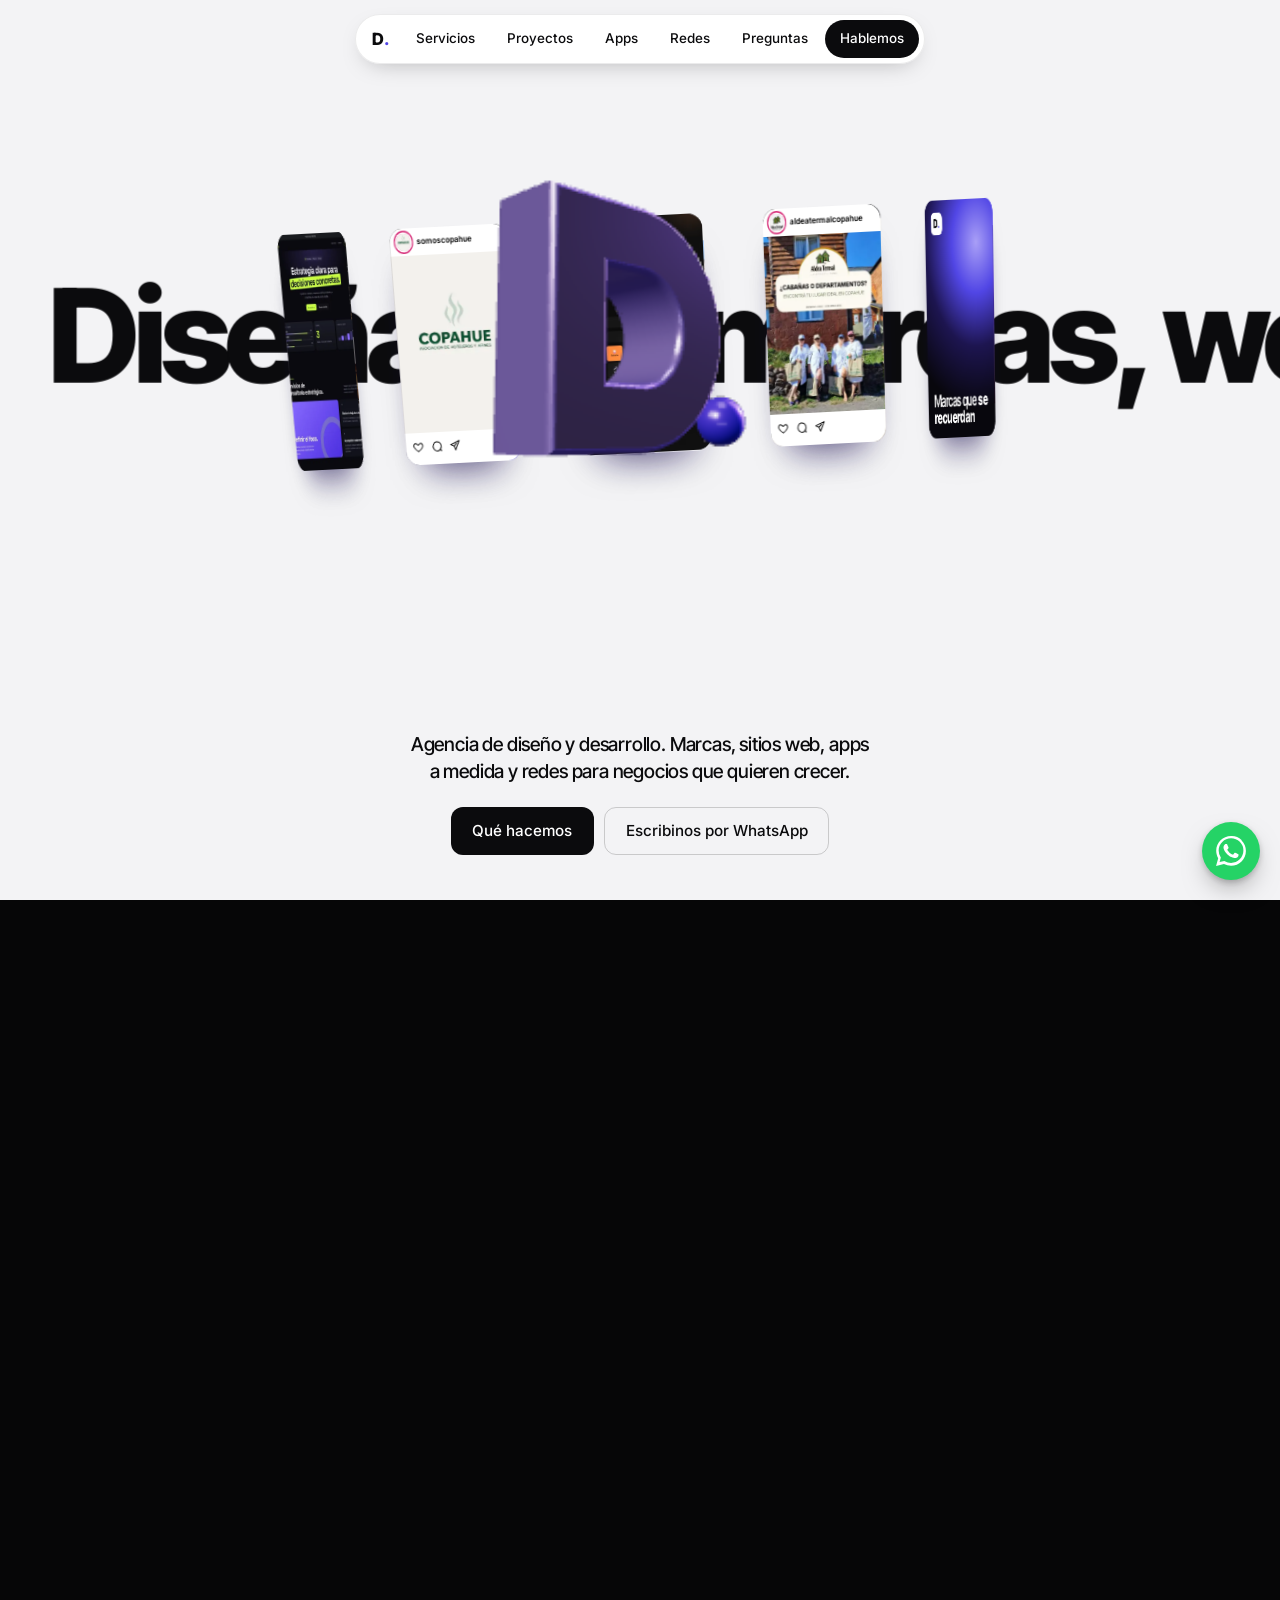
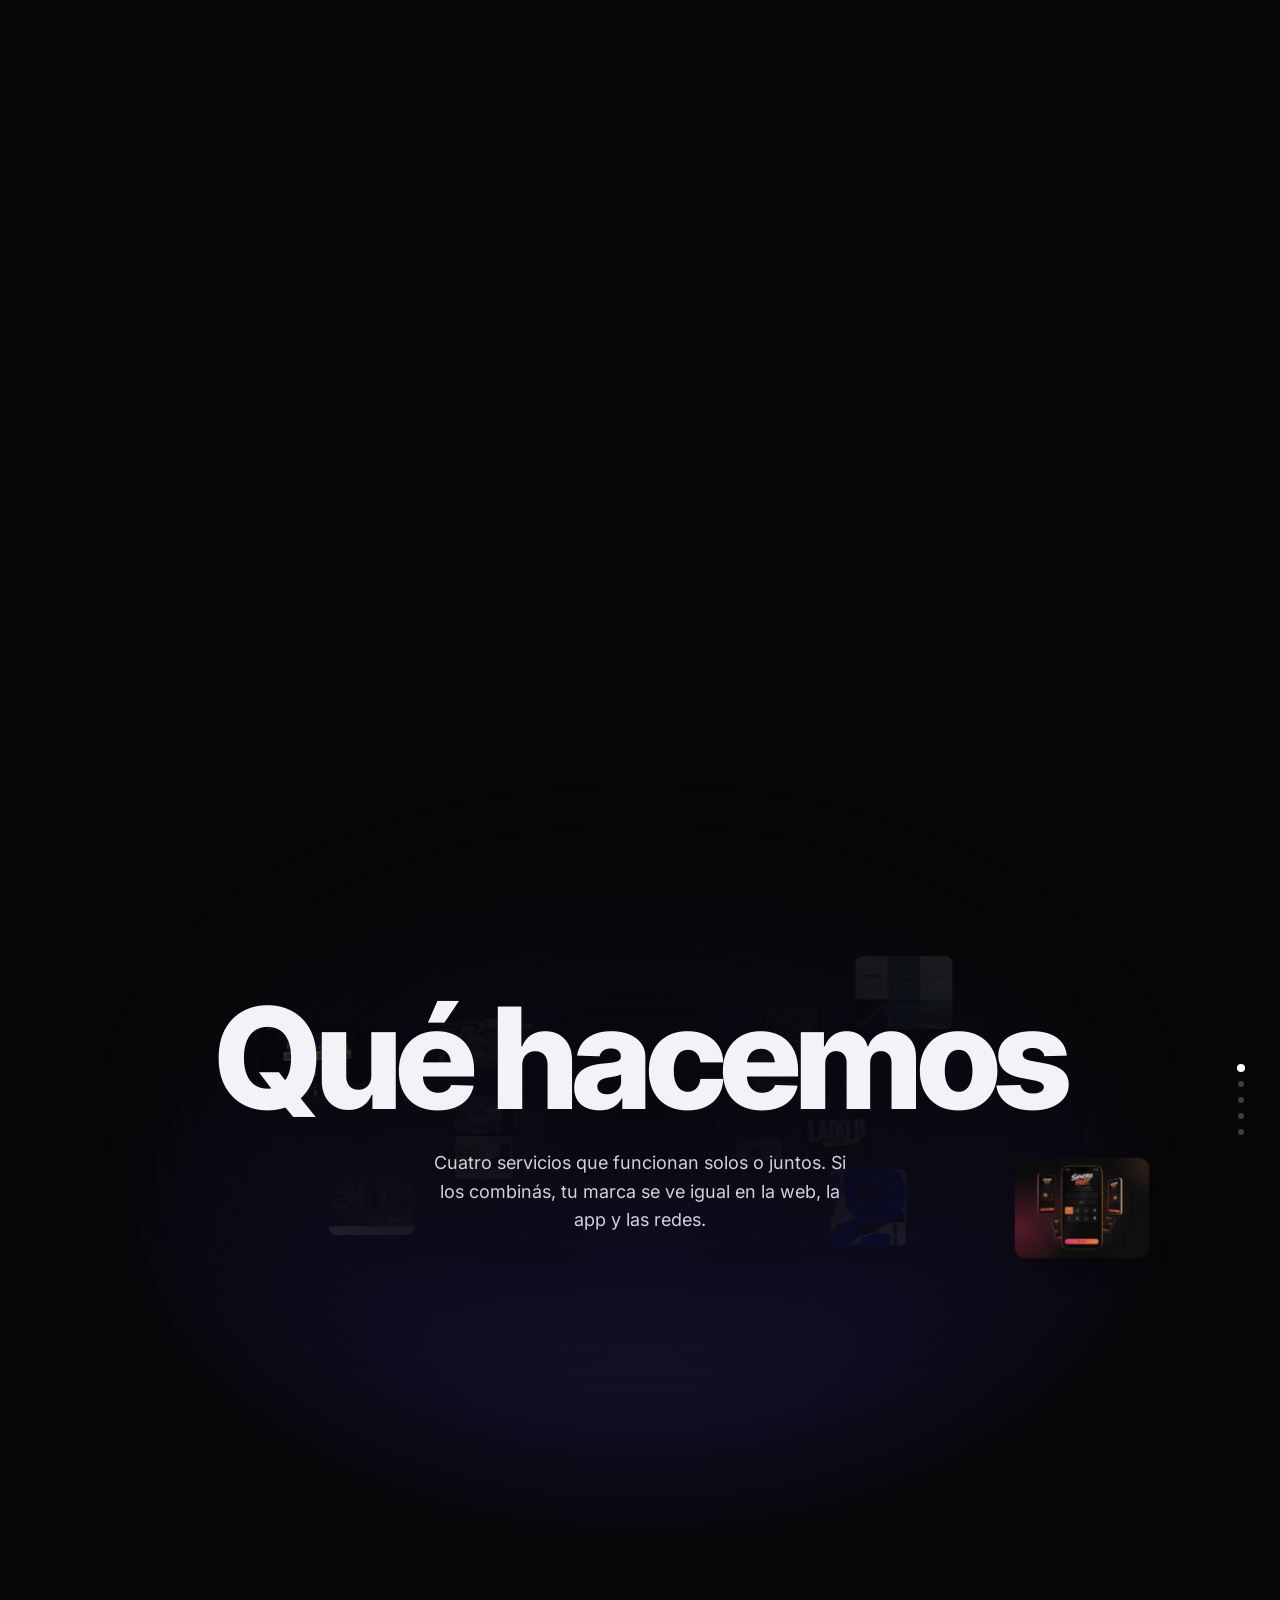
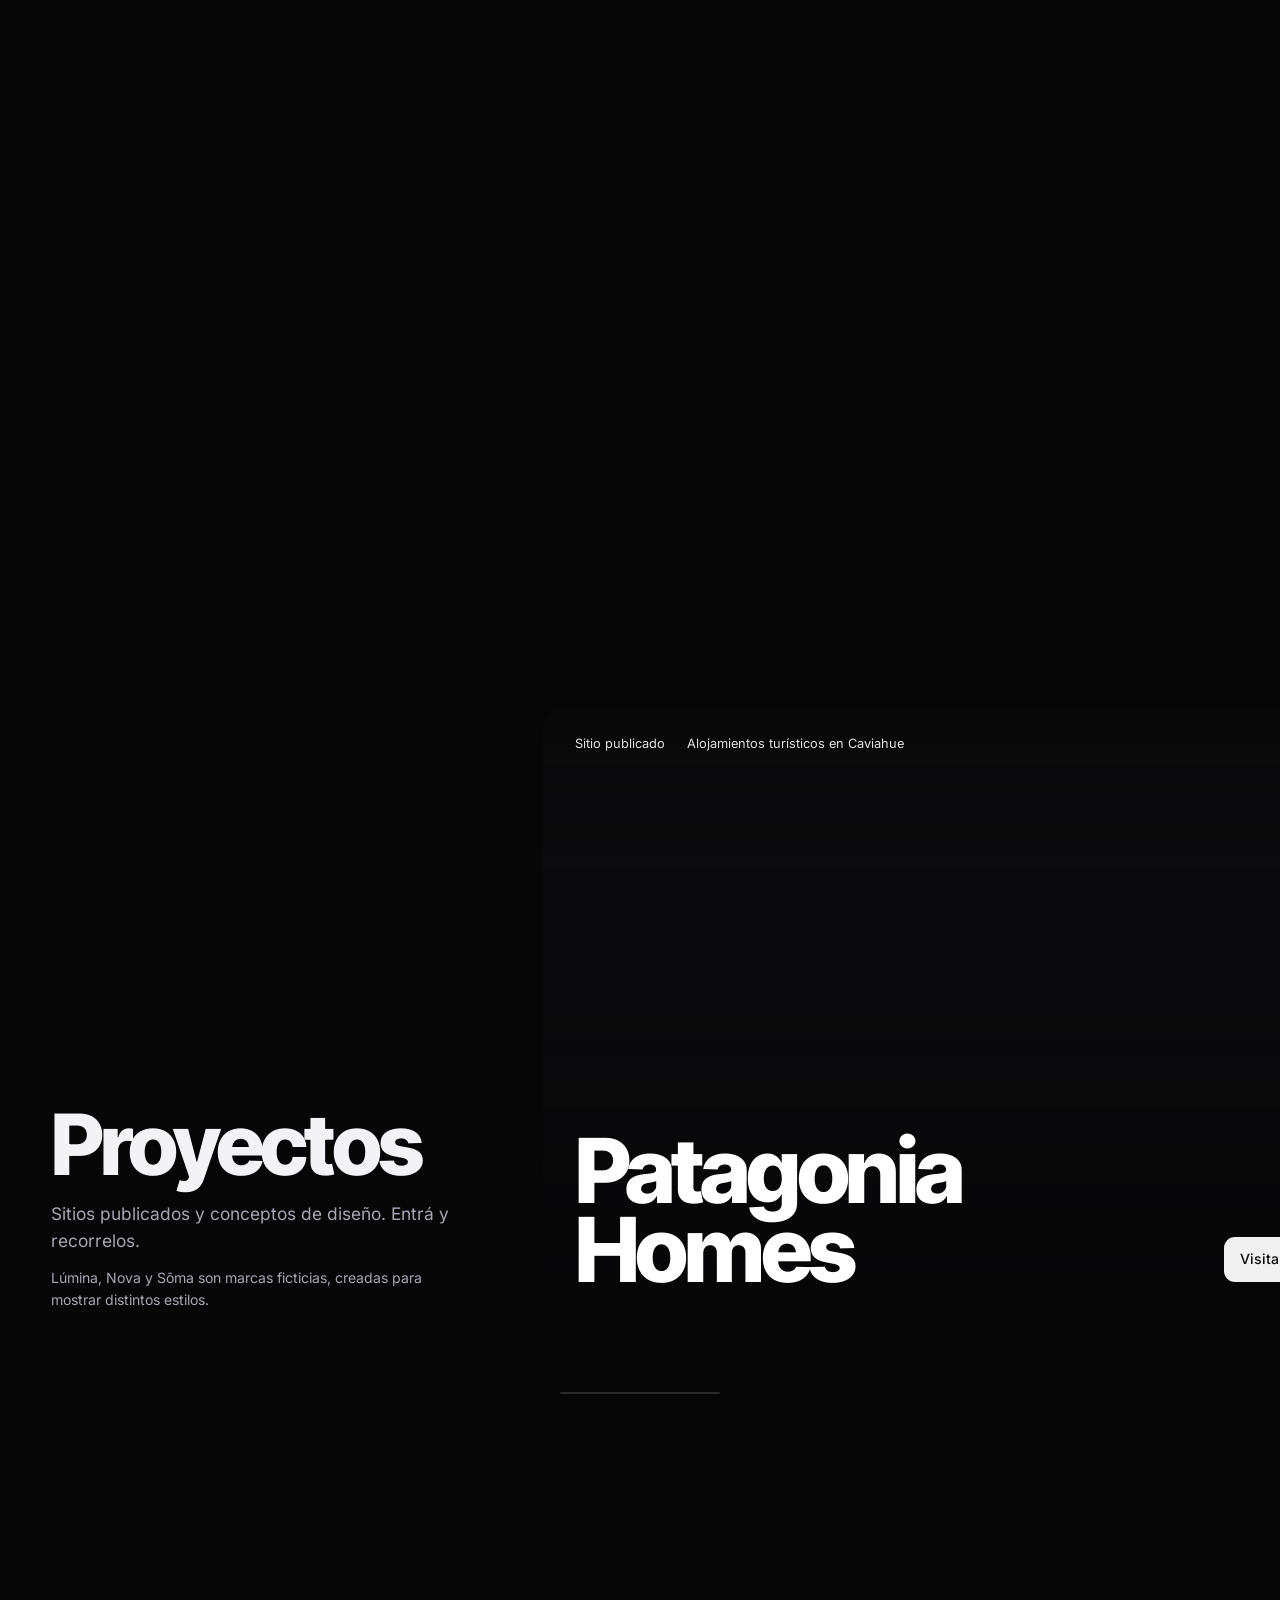
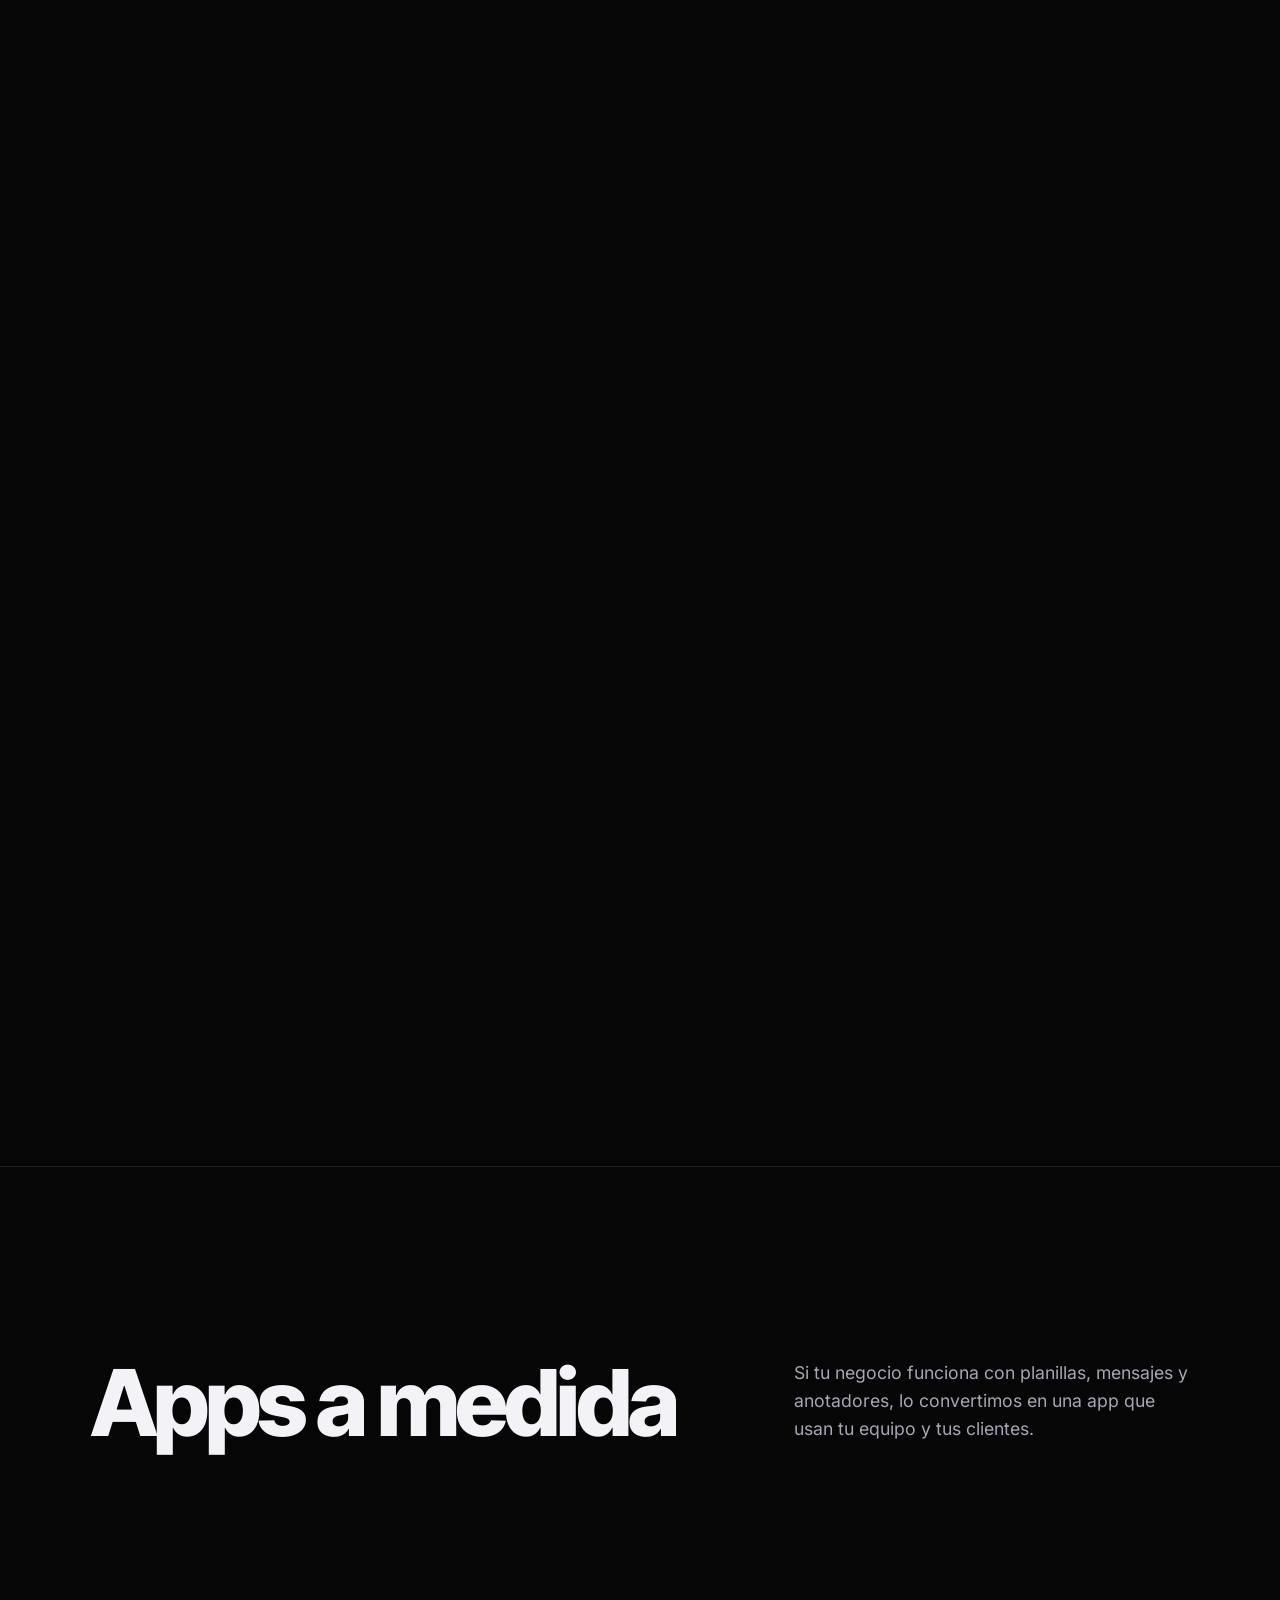
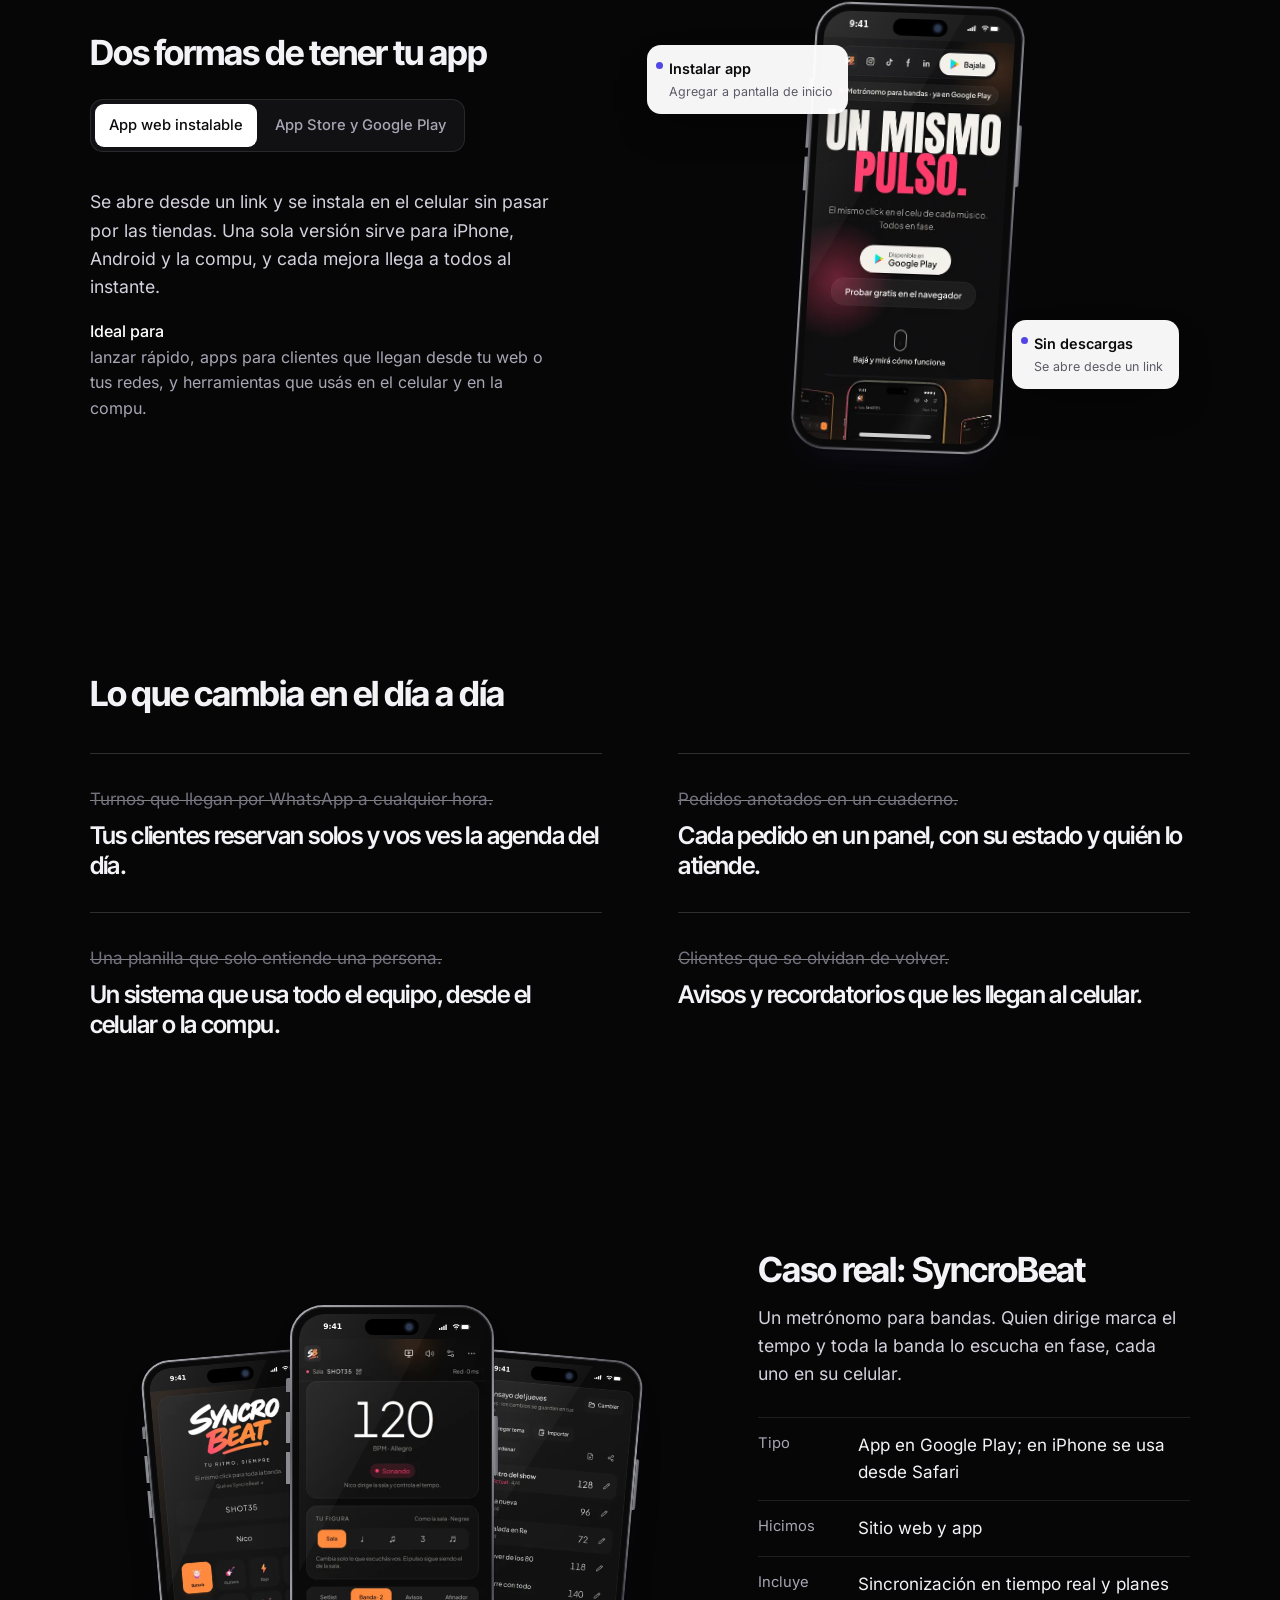
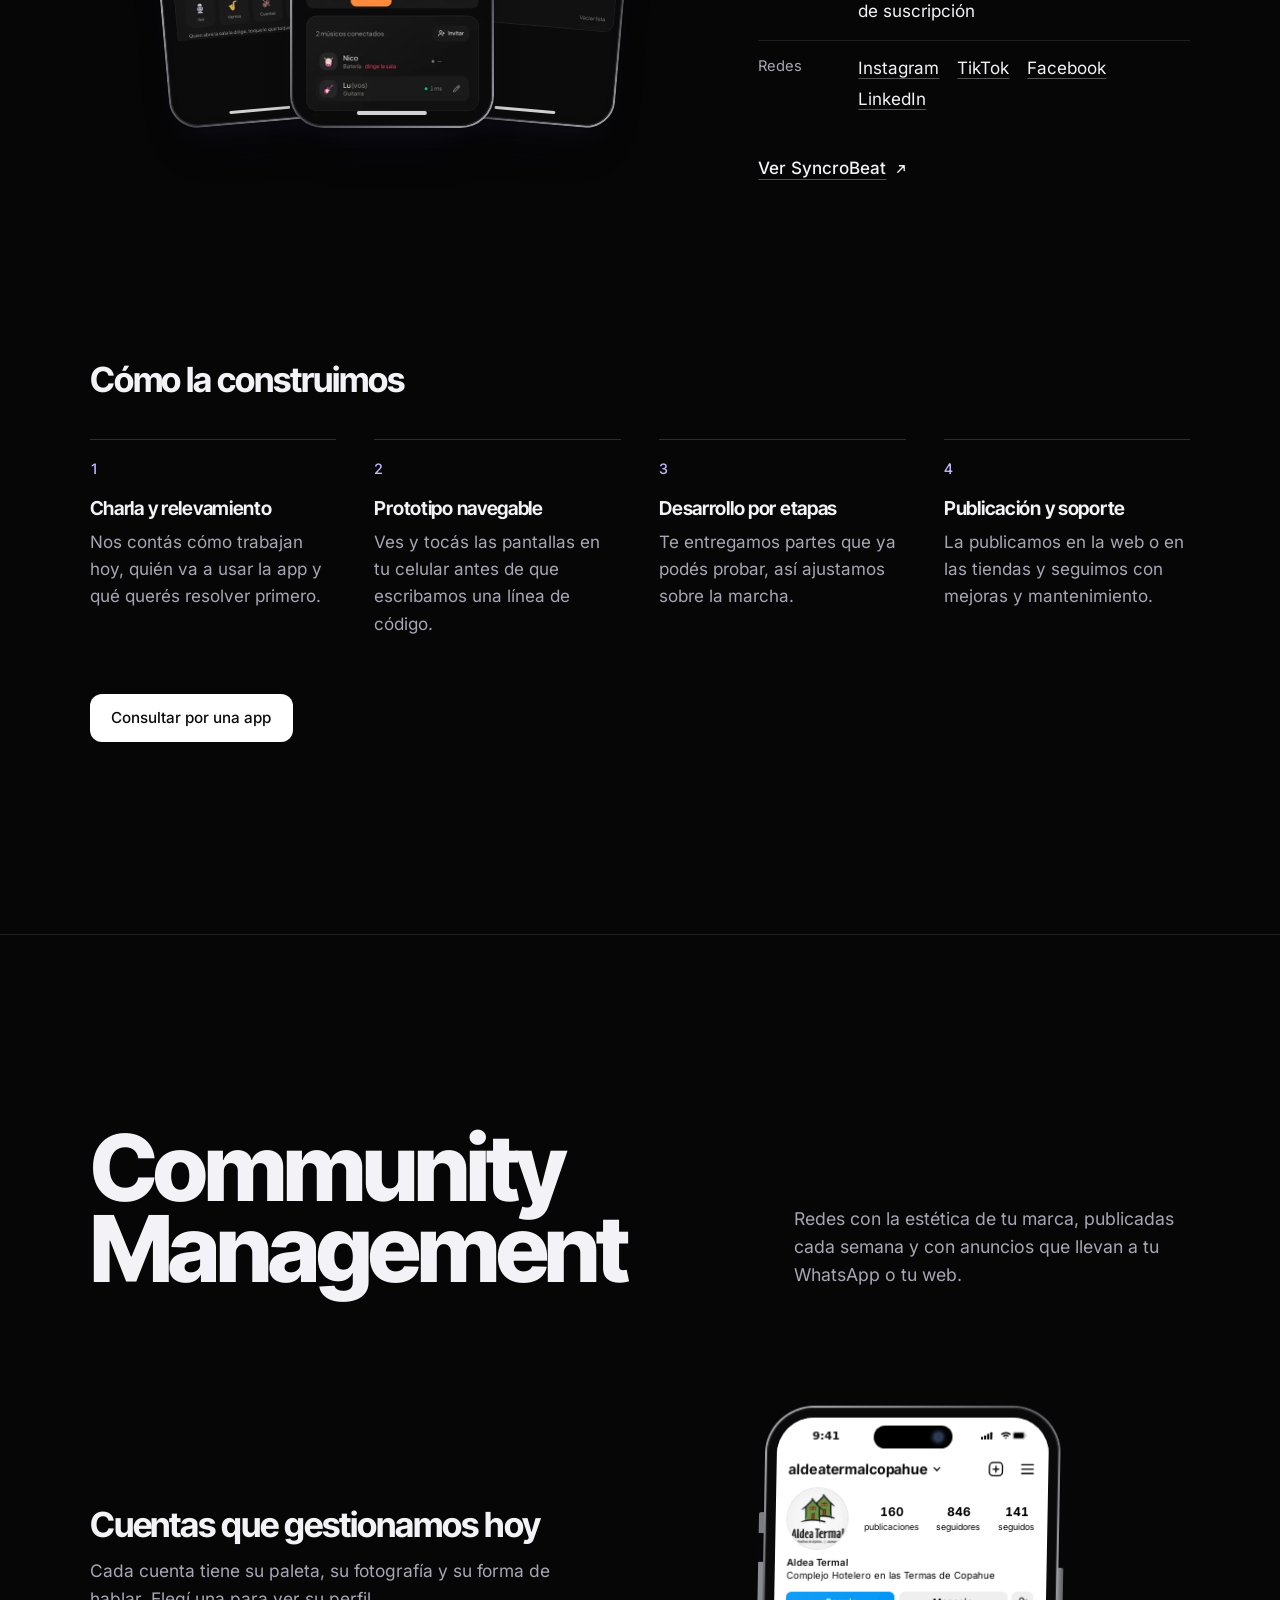
<file: index.html>
<!doctype html>
<html lang="es">
<head>
<meta charset="utf-8">
<meta name="viewport" content="width=device-width, initial-scale=1, viewport-fit=cover">
<title>Agencia Dali · Diseño de marcas, sitios web, apps a medida y redes</title>
<meta name="description" content="Agencia de diseño y desarrollo: identidad de marca, sitios web, tiendas online, apps a medida y Community Management con publicidad en Meta. Trabajamos a distancia con negocios de todo el mundo.">
<meta name="theme-color" content="#f3f3f5">
<link rel="canonical" href="https://agenciadali.lat/">
<meta property="og:type" content="website">
<meta property="og:locale" content="es_AR">
<meta property="og:site_name" content="Agencia Dali">
<meta property="og:title" content="Agencia Dali · Marcas, webs, apps y redes">
<meta property="og:description" content="Identidad de marca, sitios web, apps a medida y Community Management para negocios que quieren crecer.">
<meta property="og:url" content="https://agenciadali.lat/">
<meta property="og:image" content="https://agenciadali.lat/assets/img/og.jpg">
<meta property="og:image:width" content="1200">
<meta property="og:image:height" content="900">
<meta name="twitter:card" content="summary_large_image">
<link rel="icon" href="data:image/svg+xml,%3Csvg xmlns='http://www.w3.org/2000/svg' viewBox='0 0 32 32'%3E%3Crect width='32' height='32' rx='7' fill='%23f8f7f4'/%3E%3Ctext x='4' y='25' fill='%23121117' font-family='Inter Tight,Arial' font-size='24' font-weight='800'%3ED%3C/text%3E%3Ccircle cx='24.5' cy='22.5' r='3' fill='%235146e5'/%3E%3C/svg%3E">
<link rel="preload" href="assets/fonts/inter-tight-latin-wght-normal.woff2" as="font" type="font/woff2" crossorigin>
<link rel="preload" href="assets/fonts/inter-latin-wght-normal.woff2" as="font" type="font/woff2" crossorigin>
<link rel="stylesheet" href="styles.css?v=n-17">
<link rel="stylesheet" href="devices.css?v=n-4">
<script>document.documentElement.classList.add('js')</script>
<script type="application/ld+json">
{
  "@context": "https://schema.org",
  "@graph": [
    {
      "@type": "ProfessionalService",
      "@id": "https://agenciadali.lat/#agencia",
      "name": "Agencia Dali",
      "url": "https://agenciadali.lat/",
      "image": "https://agenciadali.lat/assets/img/og.jpg",
      "description": "Agencia de diseño y desarrollo: identidad de marca, sitios web, apps a medida y Community Management.",
      "email": "hola@agenciadali.lat",
      "telephone": "+5491124089558",
      "sameAs": ["https://www.instagram.com/dali.agencia/"],
      "areaServed": "Worldwide",
      "knowsLanguage": "es",
      "hasOfferCatalog": {
        "@type": "OfferCatalog",
        "name": "Servicios",
        "itemListElement": [
          { "@type": "Offer", "itemOffered": { "@type": "Service", "name": "Identidad de marca", "description": "Logo, colores y estilo visual." } },
          { "@type": "Offer", "itemOffered": { "@type": "Service", "name": "Sitios web, tiendas y plataformas de e-learning", "description": "Sitios institucionales, tiendas online, plataformas de e-learning, reservas, turnos, suscripciones y membresías." } },
          { "@type": "Offer", "itemOffered": { "@type": "Service", "name": "Desarrollo de apps a medida", "description": "Apps web instalables, apps en App Store y Google Play, y sistemas internos." } },
          { "@type": "Offer", "itemOffered": { "@type": "Service", "name": "Community Management", "description": "Contenido para redes, reels, publicación y publicidad en Meta." } }
        ]
      }
    },
    {
      "@type": "WebSite",
      "@id": "https://agenciadali.lat/#web",
      "url": "https://agenciadali.lat/",
      "name": "Agencia Dali",
      "inLanguage": "es",
      "publisher": { "@id": "https://agenciadali.lat/#agencia" }
    },
    {
      "@type": "FAQPage",
      "mainEntity": [
        { "@type": "Question", "name": "¿Cuánto cuesta un proyecto?", "acceptedAnswer": { "@type": "Answer", "text": "Depende del alcance. Después de la primera charla te enviamos una propuesta con lo que incluye, los plazos y un precio cerrado por etapas." } },
        { "@type": "Question", "name": "¿Trabajan con negocios de otras ciudades o países?", "acceptedAnswer": { "@type": "Answer", "text": "Sí. Trabajamos a distancia: nos reunimos por videollamada y coordinamos el día a día por WhatsApp." } },
        { "@type": "Question", "name": "¿Puedo contratar un solo servicio?", "acceptedAnswer": { "@type": "Answer", "text": "Sí. Cada servicio funciona por separado. Si sumás más de uno, los coordinamos para que tu marca se vea igual en la web, la app y las redes." } },
        { "@type": "Question", "name": "¿Mi app tiene que estar en App Store y Google Play?", "acceptedAnswer": { "@type": "Answer", "text": "No siempre. Una app web instalable se abre desde un link y se instala en el celular sin pasar por las tiendas. Si necesitás estar en las tiendas o usar funciones del teléfono, la publicamos en App Store y Google Play." } },
        { "@type": "Question", "name": "¿Quién graba los videos para los reels?", "acceptedAnswer": { "@type": "Answer", "text": "Vos o tu equipo, con el celular. Nosotros te pasamos qué grabar y hacemos el guion y la edición." } },
        { "@type": "Question", "name": "¿La publicidad en Meta está incluida?", "acceptedAnswer": { "@type": "Answer", "text": "Armamos y seguimos las campañas en Instagram y Facebook. El presupuesto de los anuncios lo pagás directamente a Meta, así sabés exactamente cuánto se invierte." } }
      ]
    }
  ]
}
</script>
</head>
<body>
<a class="skip" href="#contenido">Ir al contenido</a>

<header class="nav">
  <nav class="pill" aria-label="Navegación principal">
    <a class="pill-logo" href="#inicio" aria-label="Agencia Dali, inicio">D<span>.</span></a>
    <a href="#servicios">Servicios</a>
    <a href="#proyectos">Proyectos</a>
    <a class="hide-sm" href="#apps">Apps</a>
    <a class="hide-sm" href="#redes">Redes</a>
    <a class="hide-md" href="#preguntas">Preguntas</a>
    <a class="pill-cta" href="https://wa.me/5492392560976" target="_blank" rel="noopener">Hablemos</a>
  </nav>
</header>

<main id="contenido">

<section class="hero" id="inicio" aria-labelledby="hero-title">
  <div class="hero-pin">
    <span class="hero-night" aria-hidden="true"></span>
    <div class="hero-scene" aria-hidden="true">
      <div class="hero-world">
        <div class="marquee"><div class="marquee-track">
          <span>Diseñamos marcas, webs, apps y redes</span><i class="spark"></i><span>para lo que viene</span><i class="spark"></i>
          <span>Diseñamos marcas, webs, apps y redes</span><i class="spark"></i><span>para lo que viene</span><i class="spark"></i>
        </div></div>
        <div class="ring-tilt"><div class="ring">
          <div class="card" style="--i:0"><img src="assets/img/card-syncrobeat.webp?v=3" width="380" height="676" alt="" decoding="async"></div>
          <div class="card card-ig" style="--i:1"><span class="ig-top"><img src="assets/img/avatar-aldeatermalcopahue.webp" width="144" height="144" alt="" decoding="async"><b>aldeatermalcopahue</b></span><img class="ig-shot" src="assets/img/post-aldeatermalcopahue.webp" width="300" height="400" alt="" decoding="async"><span class="ig-icons"><svg viewBox="0 0 24 24"><path d="M12 20s-7-4.4-9-8.6C1.6 8.2 3.6 5 6.8 5c2 0 3.4 1.1 4.2 2.4h2C13.8 6.1 15.2 5 17.2 5c3.2 0 5.2 3.2 3.8 6.4C19 15.6 12 20 12 20z"/></svg><svg viewBox="0 0 24 24"><path d="M20.5 12a8.5 8.5 0 1 1-3.3-6.7A8.5 8.5 0 0 1 20.5 12zM20.5 20.5l-2.2-4.3"/></svg><svg viewBox="0 0 24 24"><path d="M21 3 3 10l7 3 3 7zM10 13l5-5"/></svg></span></div>
          <div class="card card-brand" style="--i:2"><span class="card-mark">D<i>.</i></span><span class="card-text">Marcas que <b>se recuerdan</b></span></div>
          <div class="card" style="--i:3"><img src="assets/img/card-copahue.webp" width="380" height="676" alt="" decoding="async"></div>
          <div class="card card-ig" style="--i:4"><span class="ig-top"><img src="assets/img/avatar-lasaraucariascaviahue.webp" width="144" height="144" alt="" decoding="async"><b>lasaraucariascaviahue</b></span><img class="ig-shot" src="assets/img/post-lasaraucariascaviahue.webp" width="300" height="400" alt="" decoding="async"><span class="ig-icons"><svg viewBox="0 0 24 24"><path d="M12 20s-7-4.4-9-8.6C1.6 8.2 3.6 5 6.8 5c2 0 3.4 1.1 4.2 2.4h2C13.8 6.1 15.2 5 17.2 5c3.2 0 5.2 3.2 3.8 6.4C19 15.6 12 20 12 20z"/></svg><svg viewBox="0 0 24 24"><path d="M20.5 12a8.5 8.5 0 1 1-3.3-6.7A8.5 8.5 0 0 1 20.5 12zM20.5 20.5l-2.2-4.3"/></svg><svg viewBox="0 0 24 24"><path d="M21 3 3 10l7 3 3 7zM10 13l5-5"/></svg></span></div>
          <div class="card" style="--i:5"><img src="assets/img/card-soma.webp" width="380" height="676" alt="" decoding="async"></div>
          <div class="card card-ig" style="--i:6"><span class="ig-top"><img src="assets/img/avatar-hosteria_hualcupen.webp" width="144" height="144" alt="" decoding="async"><b>hosteria_hualcupen</b></span><img class="ig-shot" src="assets/img/post-hosteria_hualcupen.webp" width="300" height="400" alt="" decoding="async"><span class="ig-icons"><svg viewBox="0 0 24 24"><path d="M12 20s-7-4.4-9-8.6C1.6 8.2 3.6 5 6.8 5c2 0 3.4 1.1 4.2 2.4h2C13.8 6.1 15.2 5 17.2 5c3.2 0 5.2 3.2 3.8 6.4C19 15.6 12 20 12 20z"/></svg><svg viewBox="0 0 24 24"><path d="M20.5 12a8.5 8.5 0 1 1-3.3-6.7A8.5 8.5 0 0 1 20.5 12zM20.5 20.5l-2.2-4.3"/></svg><svg viewBox="0 0 24 24"><path d="M21 3 3 10l7 3 3 7zM10 13l5-5"/></svg></span></div>
          <div class="card card-brand card-brand-2" style="--i:7"><span class="card-mark">D<i>.</i></span><span class="card-text">Apps hechas <b>a tu medida</b></span></div>
          <div class="card" style="--i:8"><img src="assets/img/card-patagonia.webp" width="380" height="676" alt="" decoding="async"></div>
          <div class="card card-ig" style="--i:9"><span class="ig-top"><img src="assets/img/avatar-ananda_caviahue.webp" width="144" height="144" alt="" decoding="async"><b>ananda_caviahue</b></span><img class="ig-shot" src="assets/img/post-ananda_caviahue.webp" width="300" height="400" alt="" decoding="async"><span class="ig-icons"><svg viewBox="0 0 24 24"><path d="M12 20s-7-4.4-9-8.6C1.6 8.2 3.6 5 6.8 5c2 0 3.4 1.1 4.2 2.4h2C13.8 6.1 15.2 5 17.2 5c3.2 0 5.2 3.2 3.8 6.4C19 15.6 12 20 12 20z"/></svg><svg viewBox="0 0 24 24"><path d="M20.5 12a8.5 8.5 0 1 1-3.3-6.7A8.5 8.5 0 0 1 20.5 12zM20.5 20.5l-2.2-4.3"/></svg><svg viewBox="0 0 24 24"><path d="M21 3 3 10l7 3 3 7zM10 13l5-5"/></svg></span></div>
          <div class="card" style="--i:10"><img src="assets/img/card-nova.webp" width="380" height="676" alt="" decoding="async"></div>
          <div class="card card-ig" style="--i:11"><span class="ig-top"><img src="assets/img/avatar-somoscopahue.webp" width="144" height="144" alt="" decoding="async"><b>somoscopahue</b></span><img class="ig-shot" src="assets/img/post-somoscopahue.webp" width="300" height="400" alt="" decoding="async"><span class="ig-icons"><svg viewBox="0 0 24 24"><path d="M12 20s-7-4.4-9-8.6C1.6 8.2 3.6 5 6.8 5c2 0 3.4 1.1 4.2 2.4h2C13.8 6.1 15.2 5 17.2 5c3.2 0 5.2 3.2 3.8 6.4C19 15.6 12 20 12 20z"/></svg><svg viewBox="0 0 24 24"><path d="M20.5 12a8.5 8.5 0 1 1-3.3-6.7A8.5 8.5 0 0 1 20.5 12zM20.5 20.5l-2.2-4.3"/></svg><svg viewBox="0 0 24 24"><path d="M21 3 3 10l7 3 3 7zM10 13l5-5"/></svg></span></div>
        </div></div>
      </div>
      <!-- Outside .hero-world on purpose: inside its 3D context the spinning cards got sorted in front of parts of the D. -->
      <div class="hero-fly">
        <div class="hero-d">
          <svg class="d-poster" viewBox="-4 -4 134 108"><defs><linearGradient id="d-metal" x1="0" y1="0" x2="1" y2="1"><stop offset="0" stop-color="#f6f5fa"/><stop offset=".3" stop-color="#8f8aa3"/><stop offset=".46" stop-color="#fff"/><stop offset=".62" stop-color="#6d6684"/><stop offset=".8" stop-color="#e2dfeb"/><stop offset="1" stop-color="#9a94ae"/></linearGradient><radialGradient id="d-dot" cx=".35" cy=".3" r=".75"><stop offset="0" stop-color="#b7acff"/><stop offset=".55" stop-color="#5146e5"/><stop offset="1" stop-color="#2b2280"/></radialGradient></defs><path fill="#4a4460" fill-rule="evenodd" transform="translate(5 3)" d="M0 0H46A50 50 0 0 1 46 100H0ZM24 24H46A26 26 0 0 1 46 76H24Z"/><path fill="url(#d-metal)" fill-rule="evenodd" d="M0 0H46A50 50 0 0 1 46 100H0ZM24 24H46A26 26 0 0 1 46 76H24Z"/><circle fill="url(#d-dot)" cx="114" cy="88" r="12"/></svg>
          <canvas class="d-canvas"></canvas>
          <script src="hero-d.js?v=n-5" async></script>
        </div>
      </div>
    </div>
    <div class="hero-foot">
      <h1 id="hero-title">Agencia de diseño y desarrollo. Marcas, sitios web, apps a medida y redes para negocios que quieren crecer.</h1>
      <div class="actions">
        <a class="btn btn-dark" href="#servicios">Qué hacemos</a>
        <a class="btn btn-line" href="https://wa.me/5492392560976?text=Hola%2C%20Dali.%20Quiero%20consultar%20por%20un%20proyecto." target="_blank" rel="noopener">Escribinos por WhatsApp</a>
      </div>
    </div>
  </div>
</section>

<section class="fly" id="servicios" aria-labelledby="services-title">
  <div class="fly-pin">
    <div class="fly-field" aria-hidden="true">
      <img class="shard sq" data-x="-40" data-y="-24" data-z="0" src="assets/img/shard-id-dali-cinta.webp" width="420" height="420" alt="" loading="lazy" decoding="async">
      <img class="shard" data-x="38" data-y="22" data-z="225" src="assets/img/shard-web-patagonia.webp" width="560" height="420" alt="" loading="lazy" decoding="async">
      <img class="shard sq" data-x="-44" data-y="14" data-z="450" src="assets/img/shard-id-mesa-vermu.webp" width="420" height="420" alt="" loading="lazy" decoding="async">
      <img class="shard" data-x="42" data-y="-20" data-z="675" src="assets/img/shard-cuenta-aldeatermalcopahue.webp" width="560" height="420" alt="" loading="lazy" decoding="async">
      <img class="shard sq" data-x="-36" data-y="28" data-z="900" src="assets/img/shard-identidad-dali.webp" width="420" height="420" alt="" loading="lazy" decoding="async">
      <img class="shard sq" data-x="46" data-y="-12" data-z="1125" src="assets/img/shard-id-pulso-afiche.webp" width="420" height="420" alt="" loading="lazy" decoding="async">
      <img class="shard" data-x="-42" data-y="-28" data-z="1350" src="assets/img/shard-web-copahue.webp" width="560" height="420" alt="" loading="lazy" decoding="async">
      <img class="shard sq" data-x="36" data-y="26" data-z="1575" src="assets/img/shard-id-dali-esfera.webp" width="420" height="420" alt="" loading="lazy" decoding="async">
      <img class="shard" data-x="-46" data-y="6" data-z="1800" src="assets/img/shard-cuenta-hosteria_hualcupen.webp" width="560" height="420" alt="" loading="lazy" decoding="async">
      <img class="shard sq" data-x="40" data-y="-26" data-z="2025" src="assets/img/shard-id-mesa-pizarra.webp" width="420" height="420" alt="" loading="lazy" decoding="async">
      <img class="shard" data-x="-38" data-y="20" data-z="2250" src="assets/img/shard-web-soma.webp" width="560" height="420" alt="" loading="lazy" decoding="async">
      <img class="shard sq" data-x="44" data-y="10" data-z="2475" src="assets/img/shard-id-pulso-ladob.webp" width="420" height="420" alt="" loading="lazy" decoding="async">
      <img class="shard" data-x="-34" data-y="-16" data-z="2700" src="assets/img/shard-cuenta-lasaraucariascaviahue.webp" width="560" height="420" alt="" loading="lazy" decoding="async">
      <img class="shard sq" data-x="42" data-y="28" data-z="2925" src="assets/img/shard-id-pulso-p.webp" width="420" height="420" alt="" loading="lazy" decoding="async">
      <img class="shard" data-x="-44" data-y="24" data-z="3150" src="assets/img/shard-web-lumina.webp" width="560" height="420" alt="" loading="lazy" decoding="async">
      <img class="shard" data-x="38" data-y="-22" data-z="3375" src="assets/img/shard-cuenta-somoscopahue.webp" width="560" height="420" alt="" loading="lazy" decoding="async">
      <img class="shard" data-x="-40" data-y="-6" data-z="3600" src="assets/img/shard-web-nova.webp" width="560" height="420" alt="" loading="lazy" decoding="async">
      <img class="shard" data-x="46" data-y="16" data-z="3825" src="assets/img/shard-web-syncrobeat.webp?v=3" width="560" height="420" alt="" loading="lazy" decoding="async">
    </div>
    <div class="fly-stage">
      <div class="stage stage-intro">
        <h2 id="services-title">Qué hacemos</h2>
        <p>Cuatro servicios que funcionan solos o juntos. Si los combinás, tu marca se ve igual en la web, la app y las redes.</p>
      </div>
      <article class="stage">
        <h3>Identidad de marca</h3>
        <p>Logo, colores y estilo visual para que tu negocio sea fácil de reconocer y de recordar.</p>
        <ul class="tags"><li>Logo</li><li>Paleta de colores</li><li>Estilo visual</li></ul>
        <a class="text-link" href="https://wa.me/5492392560976?text=Hola%2C%20Dali.%20Quiero%20consultar%20por%20la%20identidad%20de%20mi%20marca." target="_blank" rel="noopener">Consultar por identidad <svg aria-hidden="true" viewBox="0 0 20 20"><path d="M6 14 14 6m-6 0h6v6"/></svg></a>
      </article>
      <article class="stage">
        <h3>Webs, tiendas y e-learning</h3>
        <p>Una web clara y rápida, que se ve bien en el celular y convierte visitas en consultas o ventas.</p>
        <ul class="tags"><li>Sitios institucionales</li><li>Tiendas online</li><li>Plataformas de e-learning</li><li>Reservas y turnos</li><li>Suscripciones y membresías</li></ul>
        <a class="text-link" href="#proyectos">Ver proyectos <svg aria-hidden="true" viewBox="0 0 20 20"><path d="M4 10h11m-4.5-4.5L15 10l-4.5 4.5"/></svg></a>
      </article>
      <article class="stage">
        <h3>Apps a medida</h3>
        <p>Aplicaciones para tus clientes o para tu equipo, hechas según cómo trabaja tu negocio.</p>
        <ul class="tags"><li>Apps web instalables</li><li>App Store y Google Play</li><li>Sistemas internos</li></ul>
        <a class="text-link" href="#apps">Ver apps <svg aria-hidden="true" viewBox="0 0 20 20"><path d="M4 10h11m-4.5-4.5L15 10l-4.5 4.5"/></svg></a>
      </article>
      <article class="stage">
        <h3>Community Management</h3>
        <p>Contenido con la estética de tu marca, publicado cada semana y con anuncios que llevan a tu WhatsApp o tu web.</p>
        <ul class="tags"><li>Posts e historias</li><li>Reels</li><li>Publicidad en Meta</li></ul>
        <a class="text-link" href="#redes">Ver redes <svg aria-hidden="true" viewBox="0 0 20 20"><path d="M4 10h11m-4.5-4.5L15 10l-4.5 4.5"/></svg></a>
      </article>
    </div>
    <ol class="fly-dots" aria-hidden="true"><li></li><li></li><li></li><li></li><li></li></ol>
  </div>
</section>

<section class="work" id="proyectos" aria-labelledby="work-title">
  <div class="work-pin">
    <div class="work-track">
      <div class="work-intro">
        <h2 id="work-title">Proyectos</h2>
        <p>Sitios publicados y conceptos de diseño. Entrá y recorrelos.</p>
        <p class="work-note">Lúmina, Nova y Sōma son marcas ficticias, creadas para mostrar distintos estilos.</p>
      </div>
      <a class="panel" id="patagonia-homes" href="https://homespatagonia.com/" target="_blank" rel="noopener">
        <picture><source media="(max-width: 860px)" srcset="assets/img/panel-patagonia.webp"><img src="assets/img/web-patagonia.webp?v=2" alt="Página de inicio de Patagonia Homes" width="1440" height="900" loading="lazy" decoding="async"></picture>
        <span class="panel-meta"><span>Sitio publicado</span><span>Alojamientos turísticos en Caviahue</span></span>
        <h3>Patagonia Homes</h3>
        <span class="panel-go">Visitar sitio <svg aria-hidden="true" viewBox="0 0 20 20"><path d="M6 14 14 6m-6 0h6v6"/></svg></span>
      </a>
      <a class="panel" id="copahue" href="https://copahue.com.ar/" target="_blank" rel="noopener">
        <picture><source media="(max-width: 860px)" srcset="assets/img/panel-copahue.webp"><img src="assets/img/web-copahue.jpg" alt="Página de inicio de Termas de Copahue" width="1440" height="900" loading="lazy" decoding="async"></picture>
        <span class="panel-meta"><span>Sitio publicado</span><span>Portal turístico: termas, alojamientos y gastronomía</span></span>
        <h3>Copahue</h3>
        <span class="panel-go">Visitar sitio <svg aria-hidden="true" viewBox="0 0 20 20"><path d="M6 14 14 6m-6 0h6v6"/></svg></span>
      </a>
      <a class="panel" id="syncrobeat" href="https://syncrobeat.online/" target="_blank" rel="noopener">
        <picture><source media="(max-width: 860px)" srcset="assets/img/panel-syncrobeat.webp?v=3"><img src="assets/img/web-syncrobeat.webp?v=3" alt="Página de inicio de SyncroBeat" width="1440" height="810" loading="lazy" decoding="async"></picture>
        <span class="panel-meta"><span>Sitio y app publicados</span><span>Metrónomo para bandas, con suscripciones</span></span>
        <h3>SyncroBeat</h3>
        <span class="panel-go">Visitar sitio <svg aria-hidden="true" viewBox="0 0 20 20"><path d="M6 14 14 6m-6 0h6v6"/></svg></span>
      </a>
      <a class="panel" id="lumina" href="proyectos/architecture/">
        <picture><source media="(max-width: 860px)" srcset="assets/img/panel-lumina.webp"><img src="assets/img/web-lumina.webp" alt="Página de inicio de Lúmina" width="1440" height="900" loading="lazy" decoding="async"></picture>
        <span class="panel-meta"><span>Concepto</span><span>Estudio de arquitectura</span></span>
        <h3>Lúmina</h3>
        <span class="panel-go">Ver demo <svg aria-hidden="true" viewBox="0 0 20 20"><path d="M4 10h11m-4.5-4.5L15 10l-4.5 4.5"/></svg></span>
      </a>
      <a class="panel" id="nova" href="proyectos/services/">
        <picture><source media="(max-width: 860px)" srcset="assets/img/panel-nova.webp"><img src="assets/img/web-nova.webp" alt="Página de inicio de Nova" width="1440" height="900" loading="lazy" decoding="async"></picture>
        <span class="panel-meta"><span>Concepto</span><span>Servicios para una consultora</span></span>
        <h3>Nova</h3>
        <span class="panel-go">Ver demo <svg aria-hidden="true" viewBox="0 0 20 20"><path d="M4 10h11m-4.5-4.5L15 10l-4.5 4.5"/></svg></span>
      </a>
      <a class="panel" id="soma" href="proyectos/catalog/">
        <picture><source media="(max-width: 860px)" srcset="assets/img/panel-soma.webp"><img src="assets/img/web-soma.webp" alt="Página de inicio de Sōma" width="1440" height="900" loading="lazy" decoding="async"></picture>
        <span class="panel-meta"><span>Concepto</span><span>Catálogo de objetos de diseño</span></span>
        <h3>Sōma</h3>
        <span class="panel-go">Ver demo <svg aria-hidden="true" viewBox="0 0 20 20"><path d="M4 10h11m-4.5-4.5L15 10l-4.5 4.5"/></svg></span>
      </a>
    </div>
    <div class="work-progress" aria-hidden="true"><span></span></div>
  </div>
</section>

<section class="block" id="apps" aria-labelledby="apps-title">
  <div class="wrap">
    <div class="sec-head">
      <h2 id="apps-title">Apps a medida</h2>
      <p>Si tu negocio funciona con planillas, mensajes y anotadores, lo convertimos en una app que usan tu equipo y tus clientes.</p>
    </div>

    <div class="apps-kinds">
      <div class="kinds-copy">
        <h3>Dos formas de tener tu app</h3>
        <div class="kind-tabs" role="tablist" aria-label="Tipos de app">
          <button type="button" role="tab" id="tab-web" aria-controls="kind-web" aria-selected="true">App web instalable</button>
          <button type="button" role="tab" id="tab-store" aria-controls="kind-store" aria-selected="false" tabindex="-1">App Store y Google Play</button>
        </div>
        <div class="kind-panel" role="tabpanel" id="kind-web" aria-labelledby="tab-web">
          <p>Se abre desde un link y se instala en el celular sin pasar por las tiendas. Una sola versión sirve para iPhone, Android y la compu, y cada mejora llega a todos al instante.</p>
          <p class="fit"><b>Ideal para</b> lanzar rápido, apps para clientes que llegan desde tu web o tus redes, y herramientas que usás en el celular y en la compu.</p>
        </div>
        <div class="kind-panel" role="tabpanel" id="kind-store" aria-labelledby="tab-store" hidden>
          <p>Publicada en App Store y Google Play, con su ficha, sus capturas y sus actualizaciones. Es la opción cuando tus clientes te buscan en las tiendas o la app necesita funciones del teléfono.</p>
          <p class="fit"><b>Ideal para</b> apps que tus clientes usan seguido, notificaciones en el celular, cámara, ubicación o uso sin conexión.</p>
        </div>
      </div>
      <div class="kinds-stage" data-tilt="7" aria-hidden="true">
        <div class="tilt">
          <div class="kind-visual is-on" data-kind="kind-web">
            <span class="phone status-dark app-phone"><span class="device-frame"><span class="device-screen"><img class="app-screen" src="assets/img/screen-syncrobeat.webp?v=2" width="382" height="2400" alt="" loading="lazy" decoding="async"></span><span class="phone-island"></span><span class="phone-home"></span></span></span>
            <span class="float float-1"><b>Instalar app</b><small>Agregar a pantalla de inicio</small></span>
            <span class="float float-2"><b>Sin descargas</b><small>Se abre desde un link</small></span>
          </div>
          <div class="kind-visual" data-kind="kind-store">
            <span class="phone android status-light store-phone"><span class="device-frame"><span class="device-screen">
              <span class="play">
                <span class="play-bar"><svg viewBox="0 0 24 24"><path d="M20 11H7.8l5.6-5.6L12 4l-8 8 8 8 1.4-1.4L7.8 13H20z"/></svg><span></span><svg viewBox="0 0 24 24"><path d="M15.5 14h-.8l-.3-.3a6.5 6.5 0 1 0-.7.7l.3.3v.8l5 5 1.5-1.5zm-6 0a4.5 4.5 0 1 1 0-9 4.5 4.5 0 0 1 0 9z"/></svg><svg viewBox="0 0 24 24"><circle cx="12" cy="5" r="2"/><circle cx="12" cy="12" r="2"/><circle cx="12" cy="19" r="2"/></svg></span>
                <span class="play-head"><img class="play-icon" src="assets/img/app-syncrobeat-icon.webp" width="144" height="144" alt="" loading="lazy"><span><b>SyncroBeat</b><em>Agencia Dali</em><small>Compras en la app</small></span></span>
                <span class="play-stats"><span><b>Gratis</b>Precio</span><span><b>Pro</b>Opcional</span><span><b>Música</b>Categoría</span></span>
                <span class="play-install">Instalar</span>
                <span class="play-shots"><img src="assets/img/play-syncrobeat-1.webp" width="300" height="633" alt="" loading="lazy"><img src="assets/img/play-syncrobeat-2.webp" width="300" height="633" alt="" loading="lazy"><img src="assets/img/play-syncrobeat-3.webp" width="300" height="633" alt="" loading="lazy"></span>
                <span class="play-about"><b>Información de la app</b><svg viewBox="0 0 24 24"><path d="M12 4l-1.4 1.4 5.6 5.6H4v2h12.2l-5.6 5.6L12 20l8-8z"/></svg></span>
                <span class="play-desc">Metrónomo sincronizado en tiempo real para bandas.</span>
              </span>
            </span><span class="phone-hole"></span></span></span>
            <span class="float notif"><img class="notif-icon" src="assets/img/app-syncrobeat-icon.webp" width="144" height="144" alt=""><span><small>SyncroBeat · ahora</small><b>Aviso de Caro</b><small>Una vez más</small></span></span>
          </div>
        </div>
      </div>
    </div>

    <div class="swap">
      <h3>Lo que cambia en el día a día</h3>
      <ul>
        <li><s>Turnos que llegan por WhatsApp a cualquier hora.</s><span>Tus clientes reservan solos y vos ves la agenda del día.</span></li>
        <li><s>Pedidos anotados en un cuaderno.</s><span>Cada pedido en un panel, con su estado y quién lo atiende.</span></li>
        <li><s>Una planilla que solo entiende una persona.</s><span>Un sistema que usa todo el equipo, desde el celular o la compu.</span></li>
        <li><s>Clientes que se olvidan de volver.</s><span>Avisos y recordatorios que les llegan al celular.</span></li>
      </ul>
    </div>

    <article class="case" id="caso-syncrobeat" aria-labelledby="case-title">
      <a class="case-phones" href="https://syncrobeat.online/" target="_blank" rel="noopener" tabindex="-1" aria-hidden="true"><span class="phone status-dark"><span class="device-frame"><span class="device-screen"><img src="assets/img/case-sb-sala-inicio.webp" width="420" height="646" alt="" loading="lazy" decoding="async"></span><span class="phone-island"></span><span class="phone-home"></span></span></span><span class="phone status-dark"><span class="device-frame"><span class="device-screen"><img src="assets/img/case-sb-banda.webp" width="420" height="856" alt="" loading="lazy" decoding="async"></span><span class="phone-island"></span><span class="phone-home"></span></span></span><span class="phone status-dark"><span class="device-frame"><span class="device-screen"><img src="assets/img/case-sb-b-setlist-es.webp" width="420" height="624" alt="" loading="lazy" decoding="async"></span><span class="phone-island"></span><span class="phone-home"></span></span></span></a>
      <div class="case-copy">
        <h3 id="case-title">Caso real: SyncroBeat</h3>
        <p>Un metrónomo para bandas. Quien dirige marca el tempo y toda la banda lo escucha en fase, cada uno en su celular.</p>
        <dl class="facts">
          <div><dt>Tipo</dt><dd>App en Google Play; en iPhone se usa desde Safari</dd></div>
          <div><dt>Hicimos</dt><dd>Sitio web y app</dd></div>
          <div><dt>Incluye</dt><dd>Sincronización en tiempo real y planes de suscripción</dd></div>
          <div><dt>Redes</dt><dd class="case-social"><a href="https://instagram.com/syncrobeat.app" target="_blank" rel="noopener">Instagram</a><a href="https://tiktok.com/@syncrobeat" target="_blank" rel="noopener">TikTok</a><a href="https://www.facebook.com/profile.php?id=61595494531270" target="_blank" rel="noopener">Facebook</a><a href="https://www.linkedin.com/company/syncrobeat/" target="_blank" rel="noopener">LinkedIn</a></dd></div>
        </dl>
        <a class="text-link" href="https://syncrobeat.online/" target="_blank" rel="noopener">Ver SyncroBeat <svg aria-hidden="true" viewBox="0 0 20 20"><path d="M6 14 14 6m-6 0h6v6"/></svg></a>
      </div>
    </article>

    <div class="steps-block">
      <h3>Cómo la construimos</h3>
      <ol class="steps">
        <li><span class="num">1</span><h4>Charla y relevamiento</h4><p>Nos contás cómo trabajan hoy, quién va a usar la app y qué querés resolver primero.</p></li>
        <li><span class="num">2</span><h4>Prototipo navegable</h4><p>Ves y tocás las pantallas en tu celular antes de que escribamos una línea de código.</p></li>
        <li><span class="num">3</span><h4>Desarrollo por etapas</h4><p>Te entregamos partes que ya podés probar, así ajustamos sobre la marcha.</p></li>
        <li><span class="num">4</span><h4>Publicación y soporte</h4><p>La publicamos en la web o en las tiendas y seguimos con mejoras y mantenimiento.</p></li>
      </ol>
      <a class="btn btn-white" href="https://wa.me/5492392560976?text=Hola%2C%20Dali.%20Quiero%20consultar%20por%20una%20app%20a%20medida." target="_blank" rel="noopener">Consultar por una app</a>
    </div>
  </div>
</section>

<section class="block block-cm" id="redes" aria-labelledby="cm-title">
  <div class="wrap">
    <div class="sec-head">
      <h2 id="cm-title">Community Management</h2>
      <p>Redes con la estética de tu marca, publicadas cada semana y con anuncios que llevan a tu WhatsApp o tu web.</p>
    </div>

    <div class="studio">
      <div class="studio-copy">
        <h3>Cuentas que gestionamos hoy</h3>
        <p>Cada cuenta tiene su paleta, su fotografía y su forma de hablar. Elegí una para ver su perfil.</p>
        <div class="brand-tabs" role="group" aria-label="Elegir cuenta">
          <button type="button" aria-pressed="true" data-brand="0"><b>Aldea Termal</b><small>@aldeatermalcopahue</small></button>
          <button type="button" aria-pressed="false" data-brand="1"><b>Las Araucarias</b><small>@lasaraucariascaviahue</small></button>
          <button type="button" aria-pressed="false" data-brand="2"><b>Ananda</b><small>@ananda_caviahue</small></button>
          <button type="button" aria-pressed="false" data-brand="3"><b>Hostería Hualcupén</b><small>@hosteria_hualcupen</small></button>
          <button type="button" aria-pressed="false" data-brand="4"><b>Somos Copahue</b><small>@somoscopahue</small></button>
          <button type="button" aria-pressed="false" data-brand="5"><b>SyncroBeat</b><small>@syncrobeat.app</small></button>
        </div>
      </div>
      <figure class="profile" data-tilt="5">
        <div class="tilt">
          <div class="phone status-light ig-phone"><div class="device-frame"><div class="device-screen">
            <div class="profile-card">
              <div class="ig-bar"><b class="handle">aldeatermalcopahue</b><svg class="ig-chev" viewBox="0 0 24 24" aria-hidden="true"><path d="m6 9 6 6 6-6"/></svg><svg viewBox="0 0 24 24" aria-hidden="true"><rect x="3" y="3" width="18" height="18" rx="5"/><path d="M12 8v8M8 12h8"/></svg><svg viewBox="0 0 24 24" aria-hidden="true"><path d="M4 6h16M4 12h16M4 18h16"/></svg></div>
              <div class="ig-head">
                <img class="avatar" src="assets/img/avatar-aldeatermalcopahue.webp" width="144" height="144" alt="" loading="lazy" decoding="async">
                <div class="ig-stats"><span><b class="n-posts">160</b> publicaciones</span><span><b class="n-followers">846</b> seguidores</span><span><b class="n-following">141</b> seguidos</span></div>
              </div>
              <div class="ig-bio"><b class="name">Aldea Termal</b><span class="bio">Complejo Hotelero en las Termas de Copahue</span></div>
              <div class="ig-actions" aria-hidden="true"><span class="ig-follow">Seguir</span><span>Mensaje</span><span class="ig-add"><svg viewBox="0 0 24 24"><circle cx="10" cy="8" r="4"/><path d="M3 20a7 7 0 0 1 14 0M19 8v6M16 11h6"/></svg></span></div>
              <div class="ig-tabs" aria-hidden="true"><span class="on"><svg viewBox="0 0 24 24"><path d="M3 3h18v18H3zM9 3v18M15 3v18M3 9h18M3 15h18"/></svg></span><span><svg viewBox="0 0 24 24"><rect x="3" y="3" width="18" height="18" rx="5"/><path d="M3 8h18M8 3l3 5M14 3l3 5M10 11.5v6l5-3z"/></svg></span><span><svg viewBox="0 0 24 24"><rect x="3" y="3" width="18" height="18" rx="4"/><circle cx="12" cy="10" r="3"/><path d="M6.5 21a6 6 0 0 1 11 0"/></svg></span></div>
              <div class="profile-grid">
                <span role="img"></span><span role="img"></span><span role="img"></span>
                <span role="img"></span><span role="img"></span><span role="img"></span>
                <i></i><i></i><i></i>
              </div>
              <div class="ig-nav" aria-hidden="true"><svg viewBox="0 0 24 24"><path d="M3 10.5 12 3l9 7.5V21h-6v-6H9v6H3z"/></svg><svg viewBox="0 0 24 24"><rect x="3" y="3" width="18" height="18" rx="5"/><path d="M10 9v6l5-3z"/></svg><svg viewBox="0 0 24 24"><path d="M21 3 3 10l7 3 3 7zM10 13l5-5"/></svg><svg viewBox="0 0 24 24"><circle cx="11" cy="11" r="7"/><path d="m20 20-4-4"/></svg><img class="avatar" src="assets/img/avatar-aldeatermalcopahue.webp" width="144" height="144" alt="" loading="lazy" decoding="async"></div>
            </div>
          </div><span class="phone-island"></span><span class="phone-home"></span></div></div>
        </div>
        <a class="profile-link" href="https://www.instagram.com/aldeatermalcopahue/" target="_blank" rel="noopener">Ver perfil en Instagram <svg viewBox="0 0 24 24" aria-hidden="true"><path d="M7 17 17 7M8 7h9v9"/></svg></a>
        <figcaption>Datos y últimas publicaciones de cada cuenta, noviembre de 2026.</figcaption>
      </figure>
    </div>

    <div class="month">
      <h3>Qué hacemos cada mes</h3>
      <ul class="deliverables">
        <li><h4>Estrategia y calendario</h4><p>Definimos qué contar, cuándo y en qué formato. Lo aprobás antes de que se publique.</p></li>
        <li><h4>Posts, carruseles e historias</h4><p>Diseñados con la identidad de tu marca, listos para cada red.</p></li>
        <li><h4>Reels</h4><p>Te pasamos qué grabar con el celular y nos encargamos del guion y la edición.</p></li>
        <li><h4>Textos y publicación</h4><p>Escribimos cada publicación y la programamos en los días acordados.</p></li>
        <li><h4>Publicidad en Meta</h4><p>Campañas en Instagram y Facebook para llegar a más gente. El presupuesto de anuncios lo pagás directo a Meta.</p></li>
        <li><h4>Informe mensual</h4><p>Qué funcionó, qué no y qué cambiamos el mes siguiente.</p></li>
      </ul>
    </div>

    <div class="cm-month">
      <h3>Un mes con nosotros</h3>
      <ol class="timeline">
        <li><span class="when">Semana 1</span><p>Planificamos el mes y te mandamos el calendario para aprobar.</p></li>
        <li><span class="when">Semanas 2 a 4</span><p>Publicamos, activamos los anuncios y miramos cómo responde tu público.</p></li>
        <li><span class="when">Fin de mes</span><p>Te mandamos el informe y ajustamos el plan del mes siguiente.</p></li>
      </ol>
      <a class="btn btn-white" href="https://wa.me/5492392560976?text=Hola%2C%20Dali.%20Quiero%20consultar%20por%20la%20gesti%C3%B3n%20de%20redes." target="_blank" rel="noopener">Consultar por redes</a>
    </div>
  </div>
</section>

<section class="block" id="proceso" aria-labelledby="process-title">
  <div class="wrap">
    <div class="sec-head">
      <h2 id="process-title">Cómo trabajamos</h2>
      <p>Trabajamos a distancia con negocios de cualquier ciudad o país, por videollamada y WhatsApp.</p>
    </div>
    <ol class="steps steps-3">
      <li><span class="num">1</span><h3>Conversamos</h3><p>Entendemos tu negocio, a quién le vendés y qué necesitás.</p></li>
      <li><span class="num">2</span><h3>Proponemos</h3><p>Te mostramos el diseño, los plazos y el presupuesto antes de empezar.</p></li>
      <li><span class="num">3</span><h3>Construimos</h3><p>Avanzamos por etapas, probamos todo y lo publicamos.</p></li>
    </ol>
  </div>
</section>

<section class="block" id="preguntas" aria-labelledby="faq-title">
  <div class="wrap">
    <div class="sec-head">
      <h2 id="faq-title">Preguntas frecuentes</h2>
      <p>Si tenés otra duda, escribinos y te respondemos.</p>
    </div>
    <div class="faq">
      <details><summary><h3>¿Cuánto cuesta un proyecto?</h3></summary><p>Depende del alcance. Después de la primera charla te enviamos una propuesta con lo que incluye, los plazos y un precio cerrado por etapas.</p></details>
      <details><summary><h3>¿Trabajan con negocios de otras ciudades o países?</h3></summary><p>Sí. Trabajamos a distancia: nos reunimos por videollamada y coordinamos el día a día por WhatsApp.</p></details>
      <details><summary><h3>¿Puedo contratar un solo servicio?</h3></summary><p>Sí. Cada servicio funciona por separado. Si sumás más de uno, los coordinamos para que tu marca se vea igual en la web, la app y las redes.</p></details>
      <details><summary><h3>¿Mi app tiene que estar en App Store y Google Play?</h3></summary><p>No siempre. Una app web instalable se abre desde un link y se instala en el celular sin pasar por las tiendas. Si necesitás estar en las tiendas o usar funciones del teléfono, la publicamos en App Store y Google Play.</p></details>
      <details><summary><h3>¿Quién graba los videos para los reels?</h3></summary><p>Vos o tu equipo, con el celular. Nosotros te pasamos qué grabar y hacemos el guion y la edición.</p></details>
      <details><summary><h3>¿La publicidad en Meta está incluida?</h3></summary><p>Armamos y seguimos las campañas en Instagram y Facebook. El presupuesto de los anuncios lo pagás directamente a Meta, así sabés exactamente cuánto se invierte.</p></details>
    </div>
  </div>
</section>

<section class="contact" id="contacto" aria-labelledby="contact-title">
  <div class="wrap">
    <h2 id="contact-title">Hablemos de tu proyecto.</h2>
    <p>Contanos qué tenés en mente. Te respondemos con una propuesta clara: qué incluye, cuánto tarda y cuánto cuesta.</p>
    <ul class="contact-list">
      <li><a class="channel" href="https://wa.me/5492392560976" target="_blank" rel="noopener"><span class="ch-icon ch-wa"><svg viewBox="0 0 24 24" aria-hidden="true"><path d="M17.47 14.38c-.3-.15-1.76-.87-2.03-.97-.27-.1-.47-.15-.67.15-.2.3-.77.97-.94 1.17-.17.2-.35.22-.64.07-.3-.15-1.26-.46-2.4-1.48-.88-.79-1.48-1.76-1.66-2.06-.17-.3-.02-.46.13-.6.13-.13.3-.35.45-.52.15-.17.2-.3.3-.5.1-.2.05-.37-.03-.52-.07-.15-.67-1.6-.92-2.2-.24-.58-.49-.5-.67-.5h-.57c-.2 0-.52.07-.8.37-.27.3-1.04 1.02-1.04 2.48s1.07 2.88 1.21 3.08c.15.2 2.1 3.2 5.08 4.49.71.31 1.26.49 1.7.63.71.22 1.36.19 1.87.12.57-.09 1.76-.72 2-1.41.25-.7.25-1.29.17-1.41-.07-.13-.27-.2-.57-.35M12.05 21.5h-.01a9.9 9.9 0 0 1-5.04-1.38l-.36-.21-3.75.98 1-3.65-.24-.37a9.86 9.86 0 0 1-1.51-5.26c0-5.45 4.44-9.89 9.9-9.89 2.64 0 5.12 1.03 6.99 2.9a9.82 9.82 0 0 1 2.89 7c0 5.45-4.44 9.88-9.88 9.88m8.41-18.3A11.82 11.82 0 0 0 12.05 0C5.5 0 .16 5.33.16 11.89c0 2.1.55 4.14 1.59 5.95L.06 24l6.3-1.65a11.88 11.88 0 0 0 5.68 1.45h.01c6.55 0 11.89-5.33 11.89-11.89 0-3.18-1.24-6.16-3.48-8.41"/></svg></span><span class="ch-text"><small>Aldi · WhatsApp</small><b>+54 9 2392 56-0976</b></span><svg class="ch-go" viewBox="0 0 24 24" aria-hidden="true"><path d="M7 17 17 7M8 7h9v9"/></svg></a></li>
      <li><a class="channel" href="https://wa.me/5491124089558" target="_blank" rel="noopener"><span class="ch-icon ch-wa"><svg viewBox="0 0 24 24" aria-hidden="true"><path d="M17.47 14.38c-.3-.15-1.76-.87-2.03-.97-.27-.1-.47-.15-.67.15-.2.3-.77.97-.94 1.17-.17.2-.35.22-.64.07-.3-.15-1.26-.46-2.4-1.48-.88-.79-1.48-1.76-1.66-2.06-.17-.3-.02-.46.13-.6.13-.13.3-.35.45-.52.15-.17.2-.3.3-.5.1-.2.05-.37-.03-.52-.07-.15-.67-1.6-.92-2.2-.24-.58-.49-.5-.67-.5h-.57c-.2 0-.52.07-.8.37-.27.3-1.04 1.02-1.04 2.48s1.07 2.88 1.21 3.08c.15.2 2.1 3.2 5.08 4.49.71.31 1.26.49 1.7.63.71.22 1.36.19 1.87.12.57-.09 1.76-.72 2-1.41.25-.7.25-1.29.17-1.41-.07-.13-.27-.2-.57-.35M12.05 21.5h-.01a9.9 9.9 0 0 1-5.04-1.38l-.36-.21-3.75.98 1-3.65-.24-.37a9.86 9.86 0 0 1-1.51-5.26c0-5.45 4.44-9.89 9.9-9.89 2.64 0 5.12 1.03 6.99 2.9a9.82 9.82 0 0 1 2.89 7c0 5.45-4.44 9.88-9.88 9.88m8.41-18.3A11.82 11.82 0 0 0 12.05 0C5.5 0 .16 5.33.16 11.89c0 2.1.55 4.14 1.59 5.95L.06 24l6.3-1.65a11.88 11.88 0 0 0 5.68 1.45h.01c6.55 0 11.89-5.33 11.89-11.89 0-3.18-1.24-6.16-3.48-8.41"/></svg></span><span class="ch-text"><small>Daro · WhatsApp</small><b>+54 9 11 2408-9558</b></span><svg class="ch-go" viewBox="0 0 24 24" aria-hidden="true"><path d="M7 17 17 7M8 7h9v9"/></svg></a></li>
      <li><a class="channel" href="mailto:hola@agenciadali.lat"><span class="ch-icon ch-mail"><svg viewBox="0 0 24 24" aria-hidden="true"><rect x="3" y="5" width="18" height="14" rx="3"/><path d="m4 7.5 8 5.5 8-5.5"/></svg></span><span class="ch-text"><small>Email</small><b>hola@agenciadali.lat</b></span><svg class="ch-go" viewBox="0 0 24 24" aria-hidden="true"><path d="M7 17 17 7M8 7h9v9"/></svg></a></li>
      <li><a class="channel" href="https://www.instagram.com/dali.agencia/" target="_blank" rel="noopener"><span class="ch-icon ch-ig"><svg viewBox="0 0 24 24" aria-hidden="true"><rect x="3.5" y="3.5" width="17" height="17" rx="5"/><circle cx="12" cy="12" r="3.9"/><circle cx="17.2" cy="6.8" r=".6"/></svg></span><span class="ch-text"><small>Instagram</small><b>@dali.agencia</b></span><svg class="ch-go" viewBox="0 0 24 24" aria-hidden="true"><path d="M7 17 17 7M8 7h9v9"/></svg></a></li>
    </ul>
  </div>
</section>

</main>

<footer class="foot">
  <div class="wrap">
    <a class="pill-logo" href="#inicio" aria-label="Agencia Dali, volver al inicio">D<span>.</span></a>
    <nav aria-label="Secciones"><a href="#servicios">Servicios</a><a href="#proyectos">Proyectos</a><a href="#apps">Apps a medida</a><a href="#redes">Community Management</a><a href="#preguntas">Preguntas</a></nav>
    <span class="foot-social"><a href="https://www.instagram.com/dali.agencia/" target="_blank" rel="noopener" aria-label="Instagram de Agencia Dali"><svg viewBox="0 0 24 24" aria-hidden="true"><rect x="3.5" y="3.5" width="17" height="17" rx="5"/><circle cx="12" cy="12" r="3.9"/><circle cx="17.2" cy="6.8" r=".6"/></svg></a><a href="https://wa.me/5492392560976" target="_blank" rel="noopener" class="wa" aria-label="WhatsApp de Agencia Dali"><svg viewBox="0 0 24 24" aria-hidden="true"><path d="M17.47 14.38c-.3-.15-1.76-.87-2.03-.97-.27-.1-.47-.15-.67.15-.2.3-.77.97-.94 1.17-.17.2-.35.22-.64.07-.3-.15-1.26-.46-2.4-1.48-.88-.79-1.48-1.76-1.66-2.06-.17-.3-.02-.46.13-.6.13-.13.3-.35.45-.52.15-.17.2-.3.3-.5.1-.2.05-.37-.03-.52-.07-.15-.67-1.6-.92-2.2-.24-.58-.49-.5-.67-.5h-.57c-.2 0-.52.07-.8.37-.27.3-1.04 1.02-1.04 2.48s1.07 2.88 1.21 3.08c.15.2 2.1 3.2 5.08 4.49.71.31 1.26.49 1.7.63.71.22 1.36.19 1.87.12.57-.09 1.76-.72 2-1.41.25-.7.25-1.29.17-1.41-.07-.13-.27-.2-.57-.35M12.05 21.5h-.01a9.9 9.9 0 0 1-5.04-1.38l-.36-.21-3.75.98 1-3.65-.24-.37a9.86 9.86 0 0 1-1.51-5.26c0-5.45 4.44-9.89 9.9-9.89 2.64 0 5.12 1.03 6.99 2.9a9.82 9.82 0 0 1 2.89 7c0 5.45-4.44 9.88-9.88 9.88m8.41-18.3A11.82 11.82 0 0 0 12.05 0C5.5 0 .16 5.33.16 11.89c0 2.1.55 4.14 1.59 5.95L.06 24l6.3-1.65a11.88 11.88 0 0 0 5.68 1.45h.01c6.55 0 11.89-5.33 11.89-11.89 0-3.18-1.24-6.16-3.48-8.41"/></svg></a><a href="mailto:hola@agenciadali.lat" aria-label="Email de Agencia Dali"><svg viewBox="0 0 24 24" aria-hidden="true"><rect x="3" y="5" width="18" height="14" rx="3"/><path d="m4 7.5 8 5.5 8-5.5"/></svg></a></span>
    <span>Agencia Dali · © 2026</span>
  </div>
</footer>

<a class="wa-float" href="https://wa.me/5492392560976?text=Hola%2C%20Dali.%20Quiero%20consultar%20por%20un%20proyecto." target="_blank" rel="noopener" aria-label="Escribinos por WhatsApp"><svg viewBox="0 0 24 24" aria-hidden="true"><path d="M17.47 14.38c-.3-.15-1.76-.87-2.03-.97-.27-.1-.47-.15-.67.15-.2.3-.77.97-.94 1.17-.17.2-.35.22-.64.07-.3-.15-1.26-.46-2.4-1.48-.88-.79-1.48-1.76-1.66-2.06-.17-.3-.02-.46.13-.6.13-.13.3-.35.45-.52.15-.17.2-.3.3-.5.1-.2.05-.37-.03-.52-.07-.15-.67-1.6-.92-2.2-.24-.58-.49-.5-.67-.5h-.57c-.2 0-.52.07-.8.37-.27.3-1.04 1.02-1.04 2.48s1.07 2.88 1.21 3.08c.15.2 2.1 3.2 5.08 4.49.71.31 1.26.49 1.7.63.71.22 1.36.19 1.87.12.57-.09 1.76-.72 2-1.41.25-.7.25-1.29.17-1.41-.07-.13-.27-.2-.57-.35M12.05 21.5h-.01a9.9 9.9 0 0 1-5.04-1.38l-.36-.21-3.75.98 1-3.65-.24-.37a9.86 9.86 0 0 1-1.51-5.26c0-5.45 4.44-9.89 9.9-9.89 2.64 0 5.12 1.03 6.99 2.9a9.82 9.82 0 0 1 2.89 7c0 5.45-4.44 9.88-9.88 9.88m8.41-18.3A11.82 11.82 0 0 0 12.05 0C5.5 0 .16 5.33.16 11.89c0 2.1.55 4.14 1.59 5.95L.06 24l6.3-1.65a11.88 11.88 0 0 0 5.68 1.45h.01c6.55 0 11.89-5.33 11.89-11.89 0-3.18-1.24-6.16-3.48-8.41"/></svg></a>
<script src="main.js?v=n-12" defer></script>
</body>
</html>
</file>
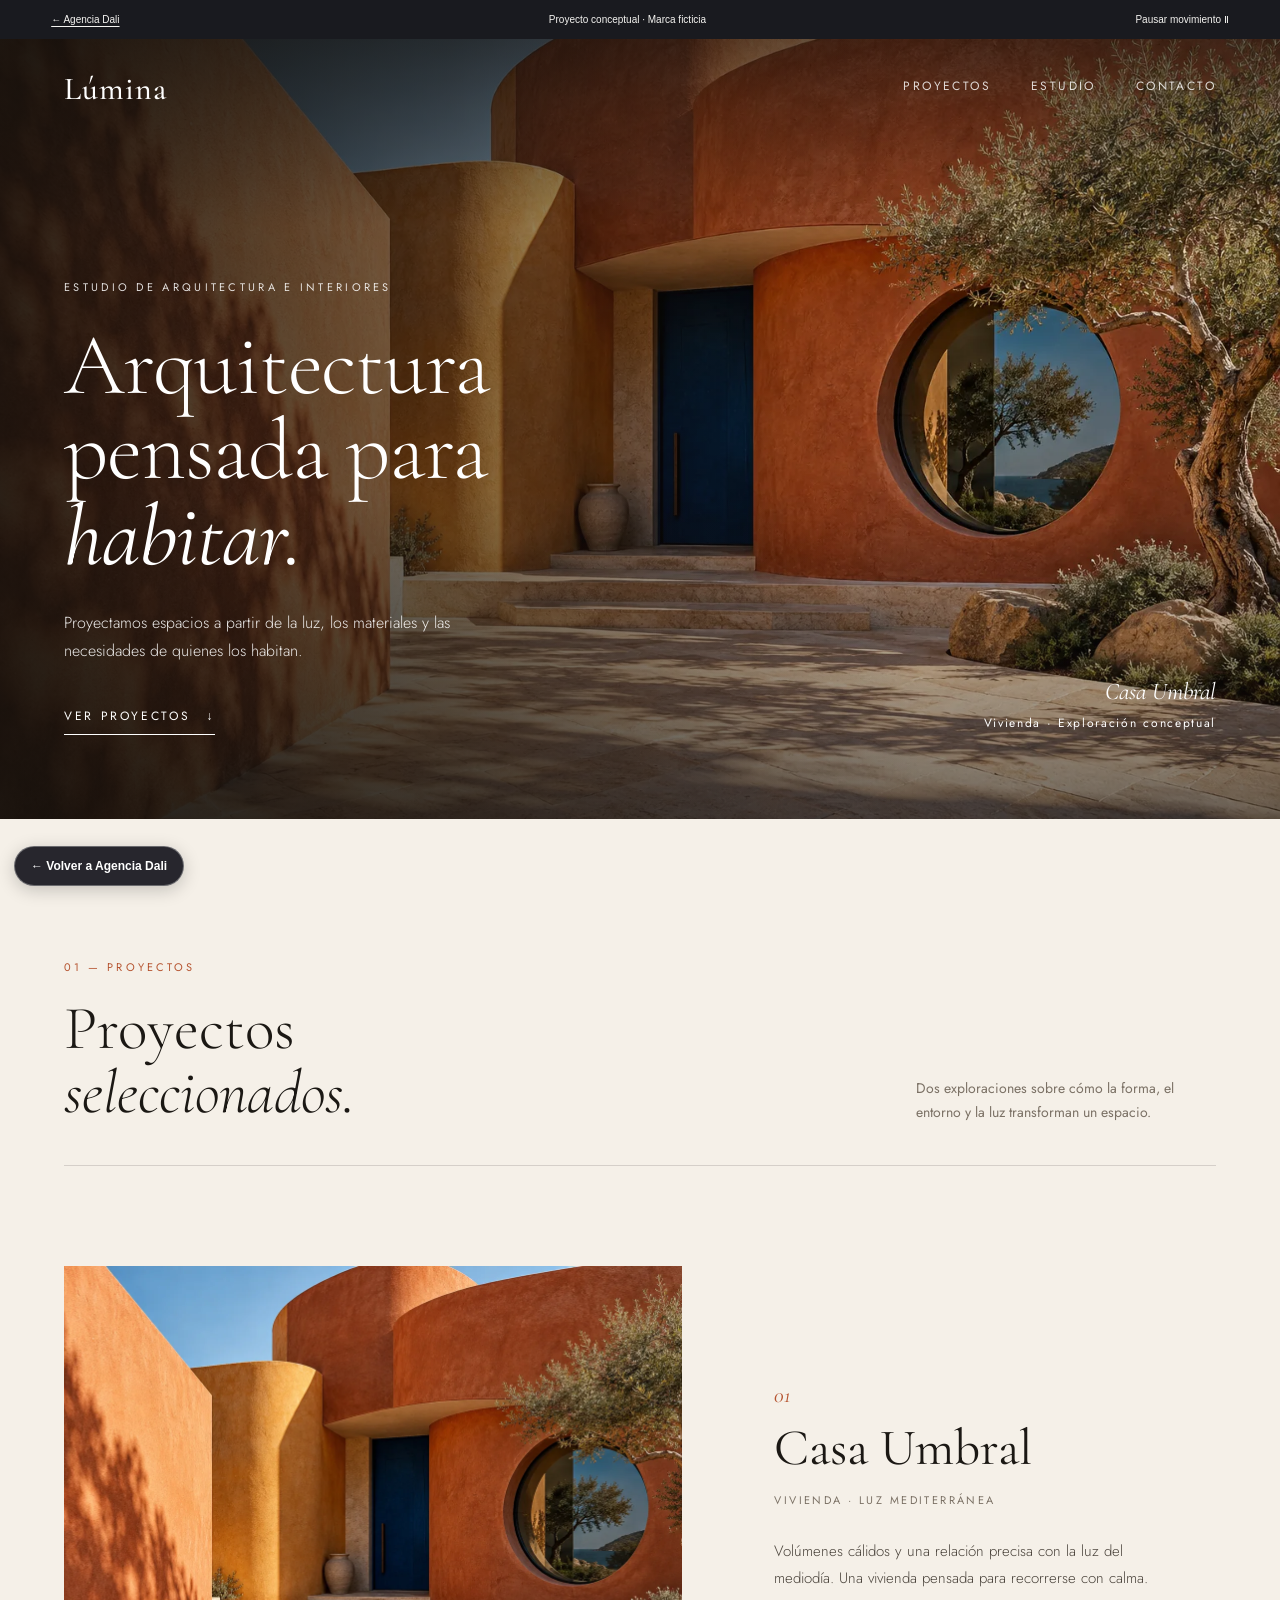
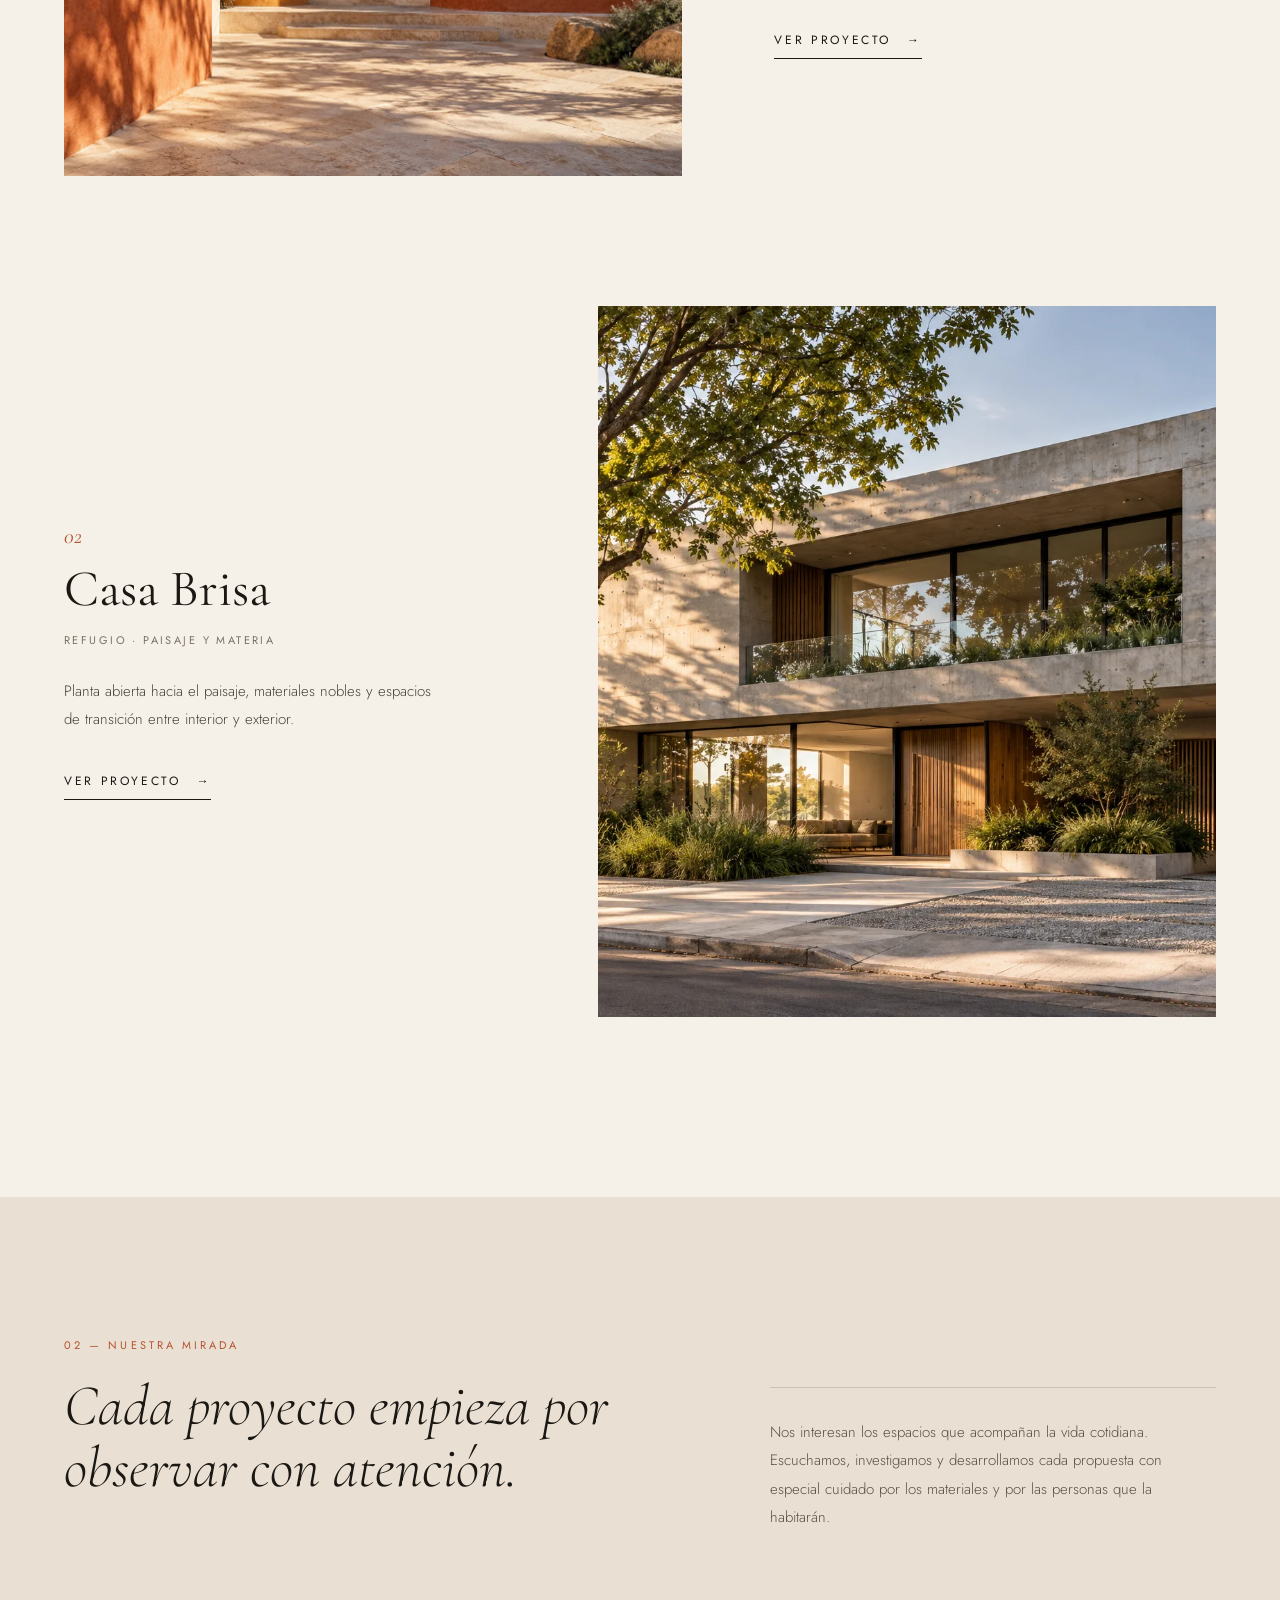
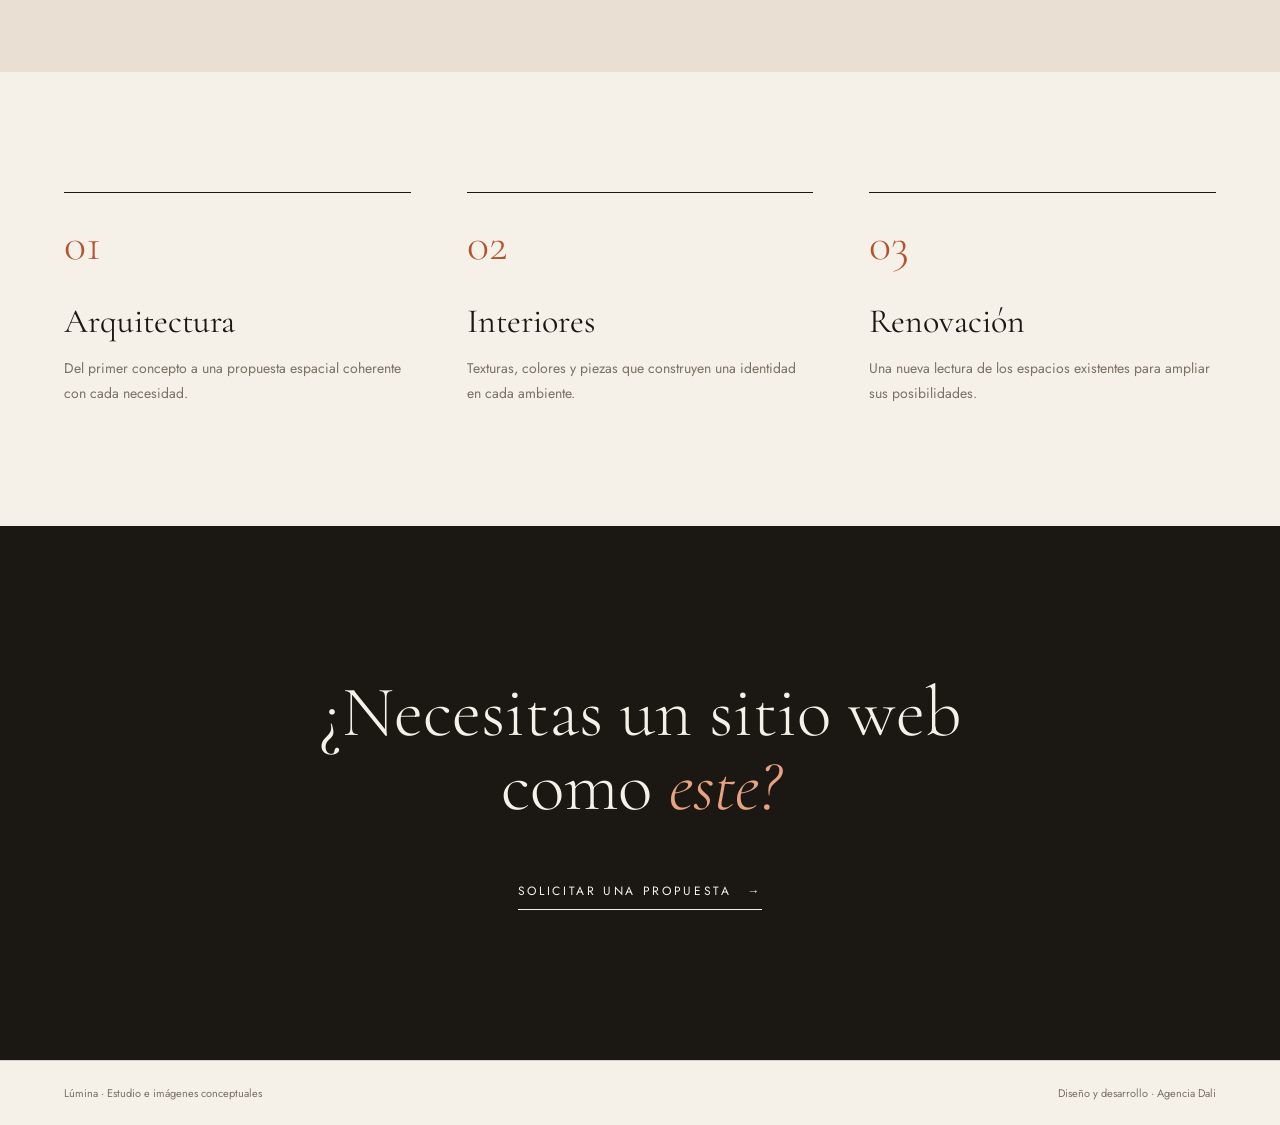
<file: proyectos/architecture/index.html>
<!doctype html><html lang="es"><head><meta charset="utf-8"><meta name="viewport" content="width=device-width,initial-scale=1"><title>Lúmina — Estudio de arquitectura</title><link rel="preconnect" href="https://fonts.googleapis.com"><link rel="preconnect" href="https://fonts.gstatic.com" crossorigin><link href="https://fonts.googleapis.com/css2?family=Cormorant+Garamond:ital,wght@0,300;0,400;0,500;1,300;1,400&family=Jost:wght@300;400;500&display=swap" rel="stylesheet"><style>:root{--photo:url("../../assets/e95c7674c29accffbd7a.webp");--second:url("../../assets/a0ac1a68c08ffa8c8a1a.webp")}*{box-sizing:border-box}html{scroll-behavior:smooth}body{margin:0;-webkit-font-smoothing:antialiased}
h1,h2,h3,p,blockquote{margin:0}a{color:inherit;text-decoration:none}button{font:inherit;cursor:pointer;border:0;background:none;color:inherit;padding:0}
details summary{list-style:none}details summary::-webkit-details-marker{display:none}
:focus-visible{outline:3px solid #2576ff;outline-offset:4px}
.demo-bar{display:flex;justify-content:space-between;align-items:center;gap:15px;background:#191a1f;color:#f5f4f1;padding:10px 4%;font:400 10px Arial,sans-serif;position:relative;z-index:20}
.demo-bar a{text-decoration:underline;text-underline-offset:3px}.motion-toggle{font-size:10px;padding:4px 0;white-space:nowrap}
.demo-footer{display:flex;justify-content:space-between;gap:25px;align-items:center;padding:24px 5%;font:400 11px Arial,sans-serif}
.reveal{animation:enter .9s both}
.paused *,.paused *:before,.paused *:after{animation-play-state:paused!important}
@keyframes enter{from{opacity:0;transform:translateY(18px)}to{opacity:1;transform:none}}
@keyframes bars{from{transform:scaleY(.7)}to{transform:scaleY(1)}}
@keyframes grow{from{transform:scaleX(.3)}to{transform:scaleX(1)}}
@keyframes spin{to{transform:rotate(360deg)}}
@keyframes bob{50%{transform:translateY(-8px) rotate(3deg)}}
@media(prefers-reduced-motion:reduce){html{scroll-behavior:auto}*,*:before,*:after{animation:none!important;transition:none!important}}
@media(max-width:600px){.demo-bar{font-size:9px;padding:10px 5%}.demo-bar .demo-status{display:none}.demo-footer{flex-direction:column;align-items:flex-start;gap:10px}}
:root{--bone:#f5f0e8;--ink:#1b1814;--clay:#b5532f;--mute:#7b7165;--line:#1b181426;--serif:'Cormorant Garamond',Georgia,serif;--sans:'Jost','Helvetica Neue',Arial,sans-serif}
body{background:var(--bone);color:var(--ink);font-family:var(--sans);font-weight:400}
.hero{position:relative;min-height:780px;color:#fff;display:flex;flex-direction:column;justify-content:space-between;
 background:linear-gradient(90deg,#14100ce6 0%,#14100c8c 36%,#14100c00 72%),linear-gradient(180deg,#14100c99,#14100c00 24%),linear-gradient(0deg,#14100c99,#14100c00 42%),var(--photo) 64% center/cover}
.nav{display:flex;justify-content:space-between;align-items:center;padding:30px 5%}
.logo{font-family:var(--serif);font-size:32px;font-weight:500;letter-spacing:.03em}
.nav nav{display:flex;gap:40px;font-size:12px;letter-spacing:.2em;text-transform:uppercase}
.nav nav a{opacity:.82;padding-bottom:5px;border-bottom:1px solid transparent;transition:.3s}.nav nav a:hover{opacity:1;border-color:currentColor}
.hero-copy{padding:0 5% 84px;max-width:780px}
.eyebrow{display:block;font-size:11px;letter-spacing:.3em;text-transform:uppercase;opacity:.85;margin-bottom:28px}
.hero h1{font-family:var(--serif);font-weight:300;font-size:clamp(54px,6.8vw,100px);line-height:.98;letter-spacing:-.012em}
.hero h1 em{font-weight:400}
.hero p{font-size:16px;line-height:1.75;max-width:420px;margin:30px 0 38px;font-weight:300;opacity:.9}
.link{display:inline-flex;gap:16px;align-items:center;font-size:12px;letter-spacing:.22em;text-transform:uppercase;border-bottom:1px solid currentColor;padding-bottom:9px;transition:gap .3s}.link:hover{gap:26px}
.caption{position:absolute;right:5%;bottom:84px;text-align:right;font-size:12px;letter-spacing:.14em;line-height:1.8}.caption b{display:block;font-family:var(--serif);font-size:24px;font-weight:400;letter-spacing:0;font-style:italic}
.work{padding:140px 5% 50px}
.sec-head{display:flex;justify-content:space-between;align-items:end;gap:40px;margin-bottom:100px;border-bottom:1px solid var(--line);padding-bottom:40px}
.sec-head h2{font-family:var(--serif);font-weight:300;font-size:clamp(42px,4.8vw,72px);line-height:1.04}
.sec-head p{max-width:300px;color:var(--mute);font-size:14px;line-height:1.75}
.over{font-size:11px;letter-spacing:.28em;text-transform:uppercase;color:var(--clay);display:block;margin-bottom:22px}
.proj{display:grid;grid-template-columns:7fr 5fr;gap:8%;align-items:center;margin-bottom:130px}
.proj.rev{grid-template-columns:5fr 7fr}.proj.rev .proj-img{order:2}
.proj-img{position:relative;overflow:hidden;aspect-ratio:4/3.3}.proj.rev .proj-img{aspect-ratio:4/4.6}
.proj-img div{position:absolute;inset:0;background-size:cover;background-position:center;transition:transform 1.6s cubic-bezier(.2,.7,.2,1)}
.proj:hover .proj-img div{transform:scale(1.06)}
.num{font-family:var(--serif);font-size:22px;color:var(--clay);font-style:italic}
.proj h3{font-family:var(--serif);font-weight:400;font-size:clamp(38px,4vw,58px);line-height:1.02;margin:14px 0 12px}
.meta{font-size:11px;letter-spacing:.22em;text-transform:uppercase;color:var(--mute)}
.proj .d{margin:28px 0 34px;color:#4a433b;line-height:1.85;font-size:15px;max-width:380px;font-weight:300}
.link.dark{color:var(--ink)}
.studio{background:#e9e0d3;padding:140px 5%;display:grid;grid-template-columns:1.15fr .85fr;gap:9%;align-items:start}
.studio blockquote{font-family:var(--serif);font-style:italic;font-weight:300;font-size:clamp(40px,4.5vw,68px);line-height:1.08}
.studio p{font-size:15px;line-height:1.9;color:#5a5147;font-weight:300;margin-top:50px;border-top:1px solid var(--line);padding-top:30px}
.svc{display:grid;grid-template-columns:repeat(3,1fr);gap:56px;padding:120px 5%}
.svc article{border-top:1px solid var(--ink);padding-top:28px}
.svc .n{font-family:var(--serif);font-size:46px;font-weight:300;color:var(--clay);line-height:1}
.svc h3{font-family:var(--serif);font-weight:400;font-size:34px;margin:34px 0 14px}
.svc p{font-size:14px;line-height:1.8;color:var(--mute)}
.contact{background:var(--ink);color:var(--bone);text-align:center;padding:150px 5%}
.contact h2{font-family:var(--serif);font-weight:300;font-size:clamp(44px,5.6vw,88px);line-height:1.03;margin-bottom:54px}
.contact h2 em{color:#e9a27f}
.demo-footer{color:var(--mute);font-family:var(--sans);border-top:1px solid var(--line)}
@media(max-width:760px){.hero{min-height:700px;background-position:70% center}.nav nav{gap:20px;font-size:10px}.hero-copy{padding-bottom:60px}.caption{display:none}
.work{padding:80px 6% 20px}.sec-head{flex-direction:column;align-items:flex-start;gap:20px;margin-bottom:60px}.proj,.proj.rev{grid-template-columns:1fr;gap:28px;margin-bottom:80px}.proj.rev .proj-img{order:0}
.studio{grid-template-columns:1fr;padding:80px 6%;gap:20px}.svc{grid-template-columns:1fr;padding:70px 6%;gap:40px}.contact{padding:100px 6%}}
</style></head><body><div class="demo-bar"><a href="#" data-return>← Agencia Dali</a><span class="demo-status">Proyecto conceptual · Marca ficticia</span><button class="motion-toggle" aria-pressed="false">Pausar movimiento Ⅱ</button></div>
<section class="hero" id="inicio">
<header class="nav"><a class="logo" href="#inicio">Lúmina</a><nav aria-label="Navegación del estudio"><a href="#proyectos">Proyectos</a><a href="#estudio">Estudio</a><a href="#contacto">Contacto</a></nav></header>
<div class="hero-copy reveal"><span class="eyebrow">Estudio de arquitectura e interiores</span><h1>Arquitectura<br>pensada para <em>habitar.</em></h1><p>Proyectamos espacios a partir de la luz, los materiales y las necesidades de quienes los habitan.</p><a class="link" href="#proyectos">Ver proyectos <span aria-hidden="true">↓</span></a></div>
<div class="caption" role="img" aria-label="Casa conceptual de volúmenes terracota y ventana circular"><b>Casa Umbral</b>Vivienda · Exploración conceptual</div>
</section>
<main>
<section class="work" id="proyectos"><div class="sec-head"><div><span class="over">01 — Proyectos</span><h2>Proyectos<br><em style="font-style:italic">seleccionados.</em></h2></div><p>Dos exploraciones sobre cómo la forma, el entorno y la luz transforman un espacio.</p></div>
<article class="proj"><div class="proj-img"><div style="background-image:var(--photo);background-position:58% 55%"></div></div><div><span class="num">01</span><h3>Casa Umbral</h3><span class="meta">Vivienda · Luz mediterránea</span><p class="d">Volúmenes cálidos y una relación precisa con la luz del mediodía. Una vivienda pensada para recorrerse con calma.</p><a class="link dark" href="#proyectos">Ver proyecto <span aria-hidden="true">→</span></a></div></article>
<article class="proj rev"><div class="proj-img"><div style="background-image:var(--second)"></div></div><div><span class="num">02</span><h3>Casa Brisa</h3><span class="meta">Refugio · Paisaje y materia</span><p class="d">Planta abierta hacia el paisaje, materiales nobles y espacios de transición entre interior y exterior.</p><a class="link dark" href="#proyectos">Ver proyecto <span aria-hidden="true">→</span></a></div></article>
</section>
<section class="studio" id="estudio"><div><span class="over">02 — Nuestra mirada</span><blockquote>Cada proyecto empieza por observar con atención.</blockquote></div><div><p>Nos interesan los espacios que acompañan la vida cotidiana. Escuchamos, investigamos y desarrollamos cada propuesta con especial cuidado por los materiales y por las personas que la habitarán.</p></div></section>
<section class="svc"><article><span class="n">01</span><h3>Arquitectura</h3><p>Del primer concepto a una propuesta espacial coherente con cada necesidad.</p></article><article><span class="n">02</span><h3>Interiores</h3><p>Texturas, colores y piezas que construyen una identidad en cada ambiente.</p></article><article><span class="n">03</span><h3>Renovación</h3><p>Una nueva lectura de los espacios existentes para ampliar sus posibilidades.</p></article></section>
<section class="contact" id="contacto"><h2>¿Necesitas un sitio web<br>como <em>este?</em></h2><a class="link" href="#" data-inquiry>Solicitar una propuesta <span aria-hidden="true">→</span></a></section>
</main><footer class="demo-footer"><span>Lúmina · Estudio e imágenes conceptuales</span><span>Diseño y desarrollo · Agencia Dali</span></footer><script>document.querySelector('.motion-toggle').onclick=()=>{const paused=document.body.classList.toggle('paused');document.querySelector('.motion-toggle').textContent=paused?'Reanudar movimiento ▶':'Pausar movimiento Ⅱ';document.querySelector('.motion-toggle').setAttribute('aria-pressed',String(paused))};document.addEventListener('click',e=>{const a=e.target.closest('[data-return],[data-inquiry]');if(a){e.preventDefault();parent.postMessage({type:a.hasAttribute('data-inquiry')?'portfolio-contact':'portfolio-close'},'*')}});</script><style>.portfolio-return{position:fixed;bottom:14px;left:14px;z-index:9999;padding:10px 16px;border:1px solid #ffffff50;border-radius:999px;background:#17171fed;color:#fff;font:600 12px/1.5 Arial,sans-serif;box-shadow:0 4px 18px #0003;text-decoration:none}.portfolio-return:focus-visible{outline:3px solid #ada9ff;outline-offset:3px}</style><a class="portfolio-return" href="../../#proyectos">← Volver a Agencia Dali</a><script>if(window.self!==window.top)document.querySelector('.portfolio-return').hidden=true;</script></body></html>
</file>
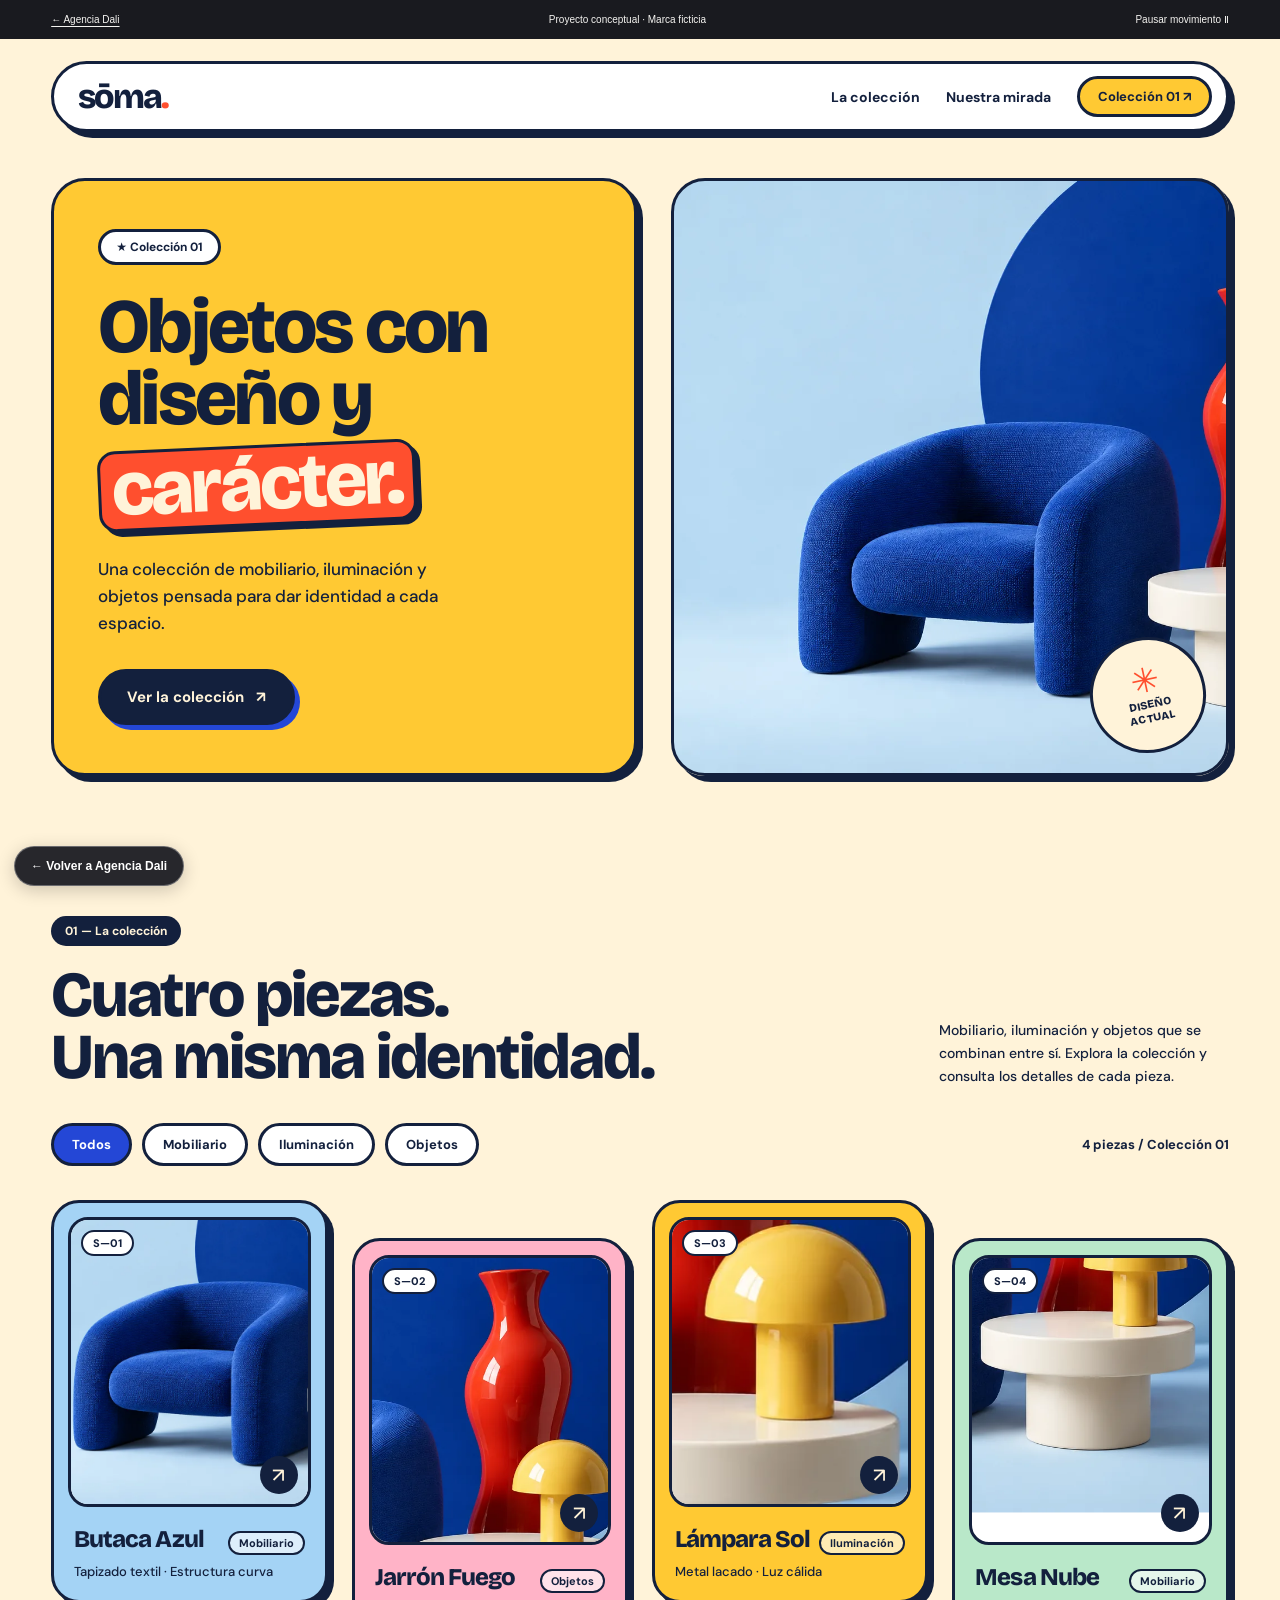
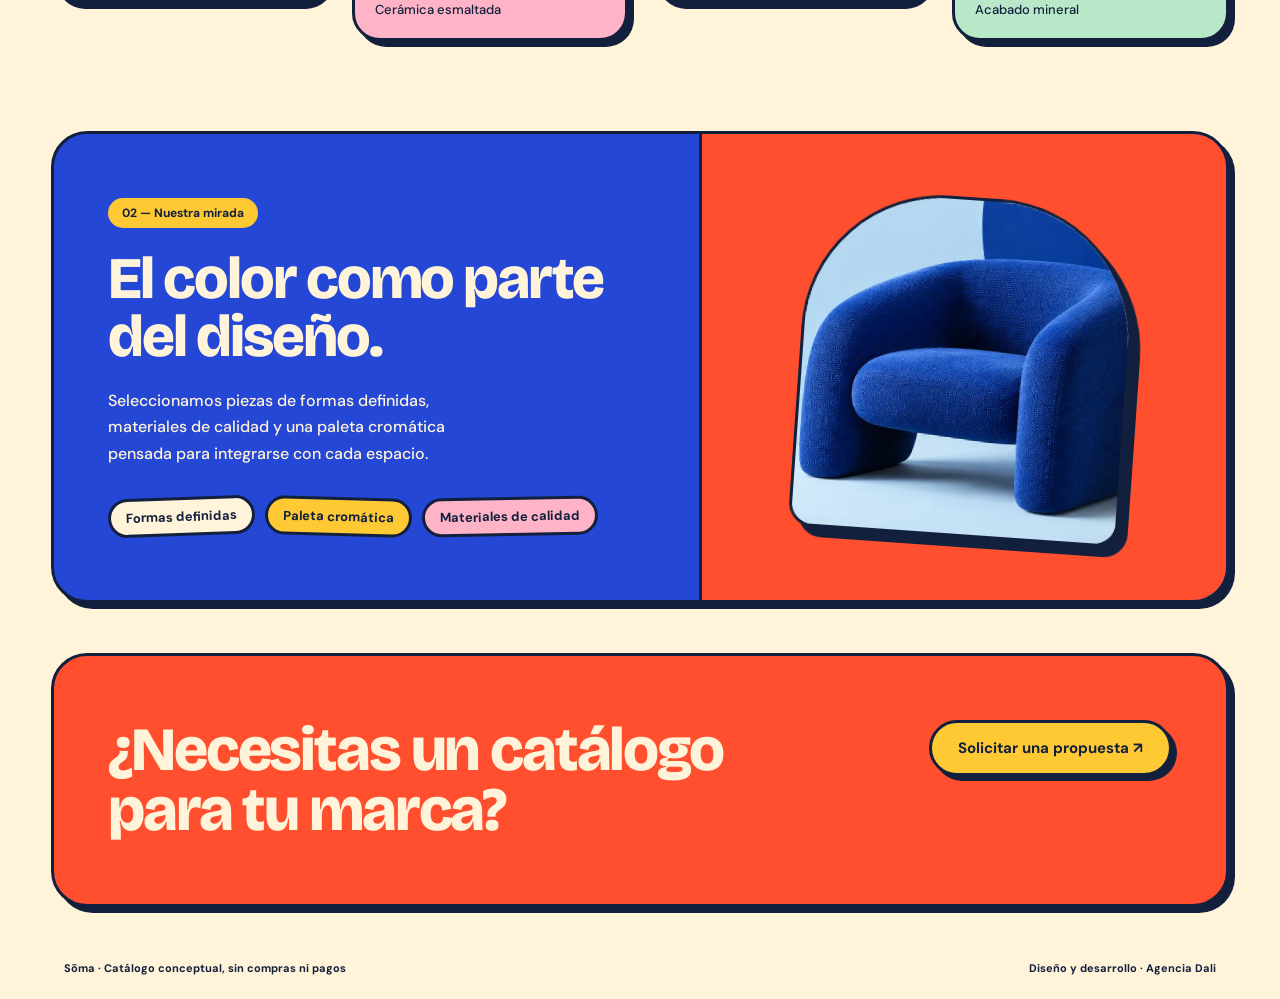
<file: proyectos/catalog/index.html>
<!doctype html><html lang="es"><head><meta charset="utf-8"><meta name="viewport" content="width=device-width,initial-scale=1"><title>Sōma — Objetos de diseño</title><link rel="preconnect" href="https://fonts.googleapis.com"><link rel="preconnect" href="https://fonts.gstatic.com" crossorigin><link href="https://fonts.googleapis.com/css2?family=Bricolage+Grotesque:opsz,wght@12..96,700;12..96,800&family=DM+Sans:wght@500;700&display=swap" rel="stylesheet"><style>:root{--scene:url("../../assets/1b440c273c0613409b10.webp")}*{box-sizing:border-box}html{scroll-behavior:smooth}body{margin:0;-webkit-font-smoothing:antialiased}
h1,h2,h3,p,blockquote{margin:0}a{color:inherit;text-decoration:none}button{font:inherit;cursor:pointer;border:0;background:none;color:inherit;padding:0}
details summary{list-style:none}details summary::-webkit-details-marker{display:none}
:focus-visible{outline:3px solid #2576ff;outline-offset:4px}
.demo-bar{display:flex;justify-content:space-between;align-items:center;gap:15px;background:#191a1f;color:#f5f4f1;padding:10px 4%;font:400 10px Arial,sans-serif;position:relative;z-index:20}
.demo-bar a{text-decoration:underline;text-underline-offset:3px}.motion-toggle{font-size:10px;padding:4px 0;white-space:nowrap}
.demo-footer{display:flex;justify-content:space-between;gap:25px;align-items:center;padding:24px 5%;font:400 11px Arial,sans-serif}
.reveal{animation:enter .9s both}
.paused *,.paused *:before,.paused *:after{animation-play-state:paused!important}
@keyframes enter{from{opacity:0;transform:translateY(18px)}to{opacity:1;transform:none}}
@keyframes bars{from{transform:scaleY(.7)}to{transform:scaleY(1)}}
@keyframes grow{from{transform:scaleX(.3)}to{transform:scaleX(1)}}
@keyframes spin{to{transform:rotate(360deg)}}
@keyframes bob{50%{transform:translateY(-8px) rotate(3deg)}}
@media(prefers-reduced-motion:reduce){html{scroll-behavior:auto}*,*:before,*:after{animation:none!important;transition:none!important}}
@media(max-width:600px){.demo-bar{font-size:9px;padding:10px 5%}.demo-bar .demo-status{display:none}.demo-footer{flex-direction:column;align-items:flex-start;gap:10px}}
:root{--cream:#fff3d9;--ink:#13203d;--blue:#2447d6;--yellow:#ffc933;--red:#ff4f2e;--sky:#a4d3f5;--pink:#ffb3c7;--head:'Bricolage Grotesque','Arial Black',system-ui,sans-serif;--body:'DM Sans',system-ui,sans-serif;--bd:3px solid var(--ink);--sh:6px 6px 0 var(--ink)}
body{background:var(--cream);color:var(--ink);font-family:var(--body);font-weight:500}
.nav{display:flex;justify-content:space-between;align-items:center;margin:22px 4% 0;padding:12px 14px 12px 24px;background:#fff;border:var(--bd);border-radius:99px;box-shadow:var(--sh);position:relative;z-index:3}
.logo{font:800 34px var(--head);letter-spacing:-.05em}.logo span{color:var(--red)}
.nav nav{display:flex;gap:26px;align-items:center;font-size:14px;font-weight:700}
.nav nav a:hover{color:var(--blue)}
.tag{background:var(--yellow);border:var(--bd);border-radius:99px;padding:9px 18px;font-weight:700;font-size:13px;transition:transform .2s}.tag:hover{transform:rotate(-3deg) scale(1.04)}
.hero{display:grid;grid-template-columns:1.05fr 1fr;gap:34px;padding:46px 4% 70px;align-items:stretch}
.hero-l{background:var(--yellow);border:var(--bd);border-radius:34px;box-shadow:var(--sh);padding:48px 44px;display:flex;flex-direction:column;justify-content:center;position:relative}
.kick{display:inline-block;align-self:flex-start;background:#fff;border:var(--bd);border-radius:99px;padding:7px 15px;font-size:12px;font-weight:700;margin-bottom:26px}
.hero h1{font-family:var(--head);font-weight:800;font-size:clamp(48px,6vw,92px);line-height:.94;letter-spacing:-.035em}
.hero h1 .s{display:inline-block;background:var(--red);color:var(--cream);border:var(--bd);border-radius:18px;padding:0 .14em .04em;transform:rotate(-2.5deg);box-shadow:5px 5px 0 var(--ink);margin-top:.12em}
.hero p{font-size:17px;line-height:1.6;max-width:380px;margin:30px 0 32px;font-weight:500}
.btn{display:inline-flex;align-self:flex-start;align-items:center;gap:12px;background:var(--ink);color:var(--cream);border:var(--bd);border-radius:99px;padding:15px 26px;font:700 15px var(--body);box-shadow:5px 5px 0 var(--blue);transition:transform .2s,box-shadow .2s}
.btn:hover{transform:translate(-3px,-3px);box-shadow:8px 8px 0 var(--blue)}
.hero-r{position:relative;border:var(--bd);border-radius:34px;box-shadow:var(--sh);background:var(--scene) center/cover;min-height:560px;overflow:hidden}
.seal{position:absolute;right:20px;bottom:20px;width:116px;height:116px;border-radius:50%;background:var(--cream);border:var(--bd);display:grid;place-items:center;text-align:center;font:800 11px/1.25 var(--head);letter-spacing:.02em;transform:rotate(-12deg);animation:bob 7s ease-in-out infinite}
.seal b{display:block;font-size:34px;line-height:1;color:var(--red)}
.sec{padding:70px 4%}
.head{display:flex;justify-content:space-between;align-items:end;gap:40px;margin-bottom:34px}
.over{display:inline-block;background:var(--ink);color:var(--cream);border-radius:99px;padding:7px 14px;font-size:12px;font-weight:700}
.head h2{font-family:var(--head);font-weight:800;font-size:clamp(40px,5vw,74px);line-height:.97;letter-spacing:-.035em;margin-top:18px}
.head p{max-width:290px;font-size:14px;line-height:1.65}
.ctrl{display:flex;justify-content:space-between;align-items:center;gap:20px;margin-bottom:34px}
.chips{display:flex;gap:10px;flex-wrap:wrap}
.chips button{background:#fff;border:var(--bd);border-radius:99px;padding:10px 18px;font-size:13px;font-weight:700;transition:transform .15s}.chips button:hover{transform:translateY(-2px)}
.chips button[aria-pressed=true]{background:var(--blue);color:#fff}
.collection-count{font-size:13px;font-weight:700;white-space:nowrap}
.grid{display:grid;grid-template-columns:repeat(4,1fr);gap:24px;align-items:start}
.object-card[hidden]{display:none}
.object-card{border:var(--bd);border-radius:28px;padding:14px 14px 20px;box-shadow:var(--sh);background:var(--sky);transition:transform .25s,box-shadow .25s}
.object-card:nth-child(2){background:var(--pink);margin-top:38px}.object-card:nth-child(3){background:var(--yellow)}.object-card:nth-child(4){background:#b9e8c9;margin-top:38px}
.object-card:hover{transform:translate(-4px,-4px) rotate(-.6deg);box-shadow:10px 10px 0 var(--ink)}
.object-image{display:block;width:100%;position:relative;aspect-ratio:1/1.2;border:var(--bd);border-radius:20px;overflow:hidden;background:#fff}
.object-image svg{width:100%;height:100%;transition:transform .5s}.object-image:hover svg{transform:scale(1.07)}
.object-num{position:absolute;top:10px;left:10px;background:#fff;border:2px solid var(--ink);border-radius:99px;padding:4px 10px;font-size:11px;font-weight:800}
.object-plus{position:absolute;bottom:10px;right:10px;width:38px;height:38px;border-radius:50%;background:var(--ink);color:var(--cream);display:grid;place-items:center;font-size:20px}
.object-title{display:flex;justify-content:space-between;align-items:baseline;gap:8px;margin:18px 6px 0}
.object-title h3{font:800 24px var(--head);letter-spacing:-.04em}.object-title span{font-size:11px;font-weight:700;border:2px solid var(--ink);border-radius:99px;padding:3px 9px;background:#ffffffa0}
.object-card>p{font-size:13px;margin:8px 6px 0}
.story{margin:20px 4% 0;background:var(--blue);color:var(--cream);border:var(--bd);border-radius:36px;box-shadow:var(--sh);display:grid;grid-template-columns:1.1fr .9fr;overflow:hidden}
.story-copy{padding:64px 54px}.story .over{background:var(--yellow);color:var(--ink)}
.story h2{font-family:var(--head);font-weight:800;font-size:clamp(40px,4.6vw,68px);line-height:.98;letter-spacing:-.035em;margin:22px 0}
.story p{max-width:380px;font-size:16px;line-height:1.65}
.vals{display:flex;flex-wrap:wrap;gap:10px;margin-top:30px}.vals span{background:var(--cream);color:var(--ink);border:var(--bd);border-radius:99px;padding:8px 15px;font-size:13px;font-weight:700}
.vals span:nth-child(1){transform:rotate(-2deg)}.vals span:nth-child(2){transform:rotate(1.5deg);background:var(--yellow)}.vals span:nth-child(3){transform:rotate(-1deg);background:var(--pink)}
.story-art{background:var(--red);display:grid;place-items:center;padding:36px;border-left:var(--bd)}
.story-art svg{width:84%;max-width:330px;height:340px;border:var(--bd);border-radius:140px 140px 24px 24px;background:#fff;box-shadow:10px 10px 0 var(--ink);transform:rotate(4deg);animation:bob 9s ease-in-out infinite}
.contact{margin:50px 4% 30px;background:var(--red);color:var(--cream);border:var(--bd);border-radius:36px;box-shadow:var(--sh);padding:64px 54px;display:flex;justify-content:space-between;align-items:center;gap:40px}
.contact h2{font-family:var(--head);font-weight:800;font-size:clamp(38px,4.8vw,72px);line-height:.98;letter-spacing:-.035em}
.contact .btn{background:var(--yellow);color:var(--ink);box-shadow:5px 5px 0 var(--ink);white-space:nowrap}.contact .btn:hover{box-shadow:8px 8px 0 var(--ink)}
.demo-footer{font-family:var(--body);font-weight:700}
.product-dialog{padding:0;border:var(--bd);width:880px;max-width:calc(100% - 30px);max-height:90dvh;overflow:auto;background:var(--cream);color:var(--ink);border-radius:30px;box-shadow:10px 10px 0 var(--ink)}
.product-dialog::backdrop{background:#13203dcc}
.product-detail{display:grid;grid-template-columns:1fr 1fr}.detail-art{background:var(--sky);display:grid;place-items:center;min-height:420px;border-right:var(--bd)}.detail-art svg{width:100%;height:100%;max-height:490px}
.detail-copy{padding:34px}.detail-close{float:right;background:var(--ink);color:var(--cream);width:36px;height:36px;border-radius:50%;font-size:22px}
.detail-copy .overline{display:inline-block;background:var(--yellow);border:2px solid var(--ink);border-radius:99px;padding:5px 12px;font-size:11px;font-weight:800}
.detail-copy h2{font:800 46px/.95 var(--head);letter-spacing:-.05em;margin:34px 0 18px}.detail-copy p{font-size:15px;line-height:1.6}
.detail-spec{border-top:3px solid var(--ink);padding-top:18px;margin-top:24px;font-size:14px;line-height:1.8;font-weight:700}.detail-note{font-size:11px!important;margin-top:22px}
.product-defs{position:absolute;width:0;height:0;overflow:hidden}
@media(max-width:860px){.nav{margin:14px 4% 0;padding:10px 12px 10px 18px}.nav nav a:not(.tag){display:none}.hero{grid-template-columns:1fr;padding:30px 4% 50px}.hero-l{padding:34px 26px}.hero-r{min-height:380px}
.sec{padding:50px 4%}.head,.ctrl{flex-direction:column;align-items:flex-start;gap:18px}.grid{grid-template-columns:1fr 1fr;gap:16px}.object-card:nth-child(2),.object-card:nth-child(4){margin-top:0}.object-title{flex-direction:column;gap:6px}
.story{grid-template-columns:1fr}.story-copy{padding:40px 26px}.story-art{border-left:0;border-top:var(--bd);padding:44px 20px}.contact{flex-direction:column;align-items:flex-start;padding:40px 26px}
.product-detail{grid-template-columns:1fr}.detail-art{min-height:260px;border-right:0;border-bottom:var(--bd)}.detail-copy h2{font-size:38px}}
</style></head><body><div class="demo-bar"><a href="#" data-return>← Agencia Dali</a><span class="demo-status">Proyecto conceptual · Marca ficticia</span><button class="motion-toggle" aria-pressed="false">Pausar movimiento Ⅱ</button></div>
<svg class="product-defs" aria-hidden="true"><defs><image id="product-photo" width="1536" height="1024" href="../../assets/1b440c273c0613409b10.webp"/></defs></svg>
<header class="nav"><a class="logo" href="#inicio">sōma<span>.</span></a><nav aria-label="Navegación de Sōma"><a href="#coleccion">La colección</a><a href="#historia">Nuestra mirada</a><a class="tag" href="#coleccion">Colección 01 ↗</a></nav></header>
<main>
<section class="hero" id="inicio"><div class="hero-l reveal"><span class="kick">★ Colección 01</span><h1>Objetos con<br>diseño y<br><span class="s">carácter.</span></h1><p>Una colección de mobiliario, iluminación y objetos pensada para dar identidad a cada espacio.</p><a class="btn" href="#coleccion">Ver la colección <span aria-hidden="true">↗</span></a></div>
<div class="hero-r" role="img" aria-label="Colección conceptual con butaca azul, jarrón rojo y lámpara amarilla"><div class="seal"><span><b>✳</b>DISEÑO<br>ACTUAL</span></div></div></section>
<section class="sec" id="coleccion"><div class="head"><div><span class="over">01 — La colección</span><h2>Cuatro piezas.<br>Una misma identidad.</h2></div><p>Mobiliario, iluminación y objetos que se combinan entre sí. Explora la colección y consulta los detalles de cada pieza.</p></div>
<div class="ctrl"><div class="chips" role="group" aria-label="Filtrar colección"><button data-filter="Todos" aria-pressed="true">Todos</button><button data-filter="Mobiliario" aria-pressed="false">Mobiliario</button><button data-filter="Iluminación" aria-pressed="false">Iluminación</button><button data-filter="Objetos" aria-pressed="false">Objetos</button></div><span class="collection-count" aria-live="polite">4 piezas / Colección 01</span></div>
<div class="grid"><article class="object-card" data-cat="Mobiliario"><button class="object-image" data-product="0" aria-label="Ver ficha de Butaca Azul"><svg viewBox="500 330 610 590" role="img" aria-label="Butaca Azul"><use href="#product-photo"/></svg><span class="object-num">S—01</span><span class="object-plus">↗</span></button><div class="object-title"><h3>Butaca Azul</h3><span>Mobiliario</span></div><p>Tapizado textil · Estructura curva</p></article><article class="object-card" data-cat="Objetos"><button class="object-image" data-product="1" aria-label="Ver ficha de Jarrón Fuego"><svg viewBox="1135 160 235 525" role="img" aria-label="Jarrón Fuego"><use href="#product-photo"/></svg><span class="object-num">S—02</span><span class="object-plus">↗</span></button><div class="object-title"><h3>Jarrón Fuego</h3><span>Objetos</span></div><p>Cerámica esmaltada</p></article><article class="object-card" data-cat="Iluminación"><button class="object-image" data-product="2" aria-label="Ver ficha de Lámpara Sol"><svg viewBox="1265 490 230 290" role="img" aria-label="Lámpara Sol"><use href="#product-photo"/></svg><span class="object-num">S—03</span><span class="object-plus">↗</span></button><div class="object-title"><h3>Lámpara Sol</h3><span>Iluminación</span></div><p>Metal lacado · Luz cálida</p></article><article class="object-card" data-cat="Mobiliario"><button class="object-image" data-product="3" aria-label="Ver ficha de Mesa Nube"><svg viewBox="1095 690 420 270" role="img" aria-label="Mesa Nube"><use href="#product-photo"/></svg><span class="object-num">S—04</span><span class="object-plus">↗</span></button><div class="object-title"><h3>Mesa Nube</h3><span>Mobiliario</span></div><p>Acabado mineral</p></article></div></section>
<section class="story" id="historia"><div class="story-copy"><span class="over">02 — Nuestra mirada</span><h2>El color como parte del diseño.</h2><p>Seleccionamos piezas de formas definidas, materiales de calidad y una paleta cromática pensada para integrarse con cada espacio.</p><div class="vals"><span>Formas definidas</span><span>Paleta cromática</span><span>Materiales de calidad</span></div></div>
<div class="story-art"><svg viewBox="500 330 610 590" role="img" aria-label="Butaca Azul"><use href="#product-photo"/></svg></div></section>
<section class="contact"><h2>¿Necesitas un catálogo<br>para tu marca?</h2><a class="btn" href="#" data-inquiry>Solicitar una propuesta ↗</a></section>
</main><footer class="demo-footer"><span>Sōma · Catálogo conceptual, sin compras ni pagos</span><span>Diseño y desarrollo · Agencia Dali</span></footer>
<dialog class="product-dialog" aria-labelledby="detail-title"><div class="product-detail"><div class="detail-art"></div><div class="detail-copy"><button class="detail-close" aria-label="Cerrar ficha">×</button><span class="overline">Colección 01 / Detalle</span><h2 id="detail-title"></h2><p id="detail-desc"></p><div class="detail-spec"></div><p class="detail-note">Objeto, imagen y especificaciones conceptuales.</p></div></div></dialog><script>document.querySelector('.motion-toggle').onclick=()=>{const paused=document.body.classList.toggle('paused');document.querySelector('.motion-toggle').textContent=paused?'Reanudar movimiento ▶':'Pausar movimiento Ⅱ';document.querySelector('.motion-toggle').setAttribute('aria-pressed',String(paused))};document.addEventListener('click',e=>{const a=e.target.closest('[data-return],[data-inquiry]');if(a){e.preventDefault();parent.postMessage({type:a.hasAttribute('data-inquiry')?'portfolio-contact':'portfolio-close'},'*')}});const specs=[["Butaca Azul","Tapizado textil · Estructura curva","Silueta envolvente y tapizado en azul cobalto, pensada como pieza central del ambiente.","78 × 84 × 76 cm"],["Jarrón Fuego","Cerámica esmaltada","Pieza escultórica de curvas suaves y esmalte rojo brillante.","24 × 54 cm"],["Lámpara Sol","Metal lacado · Luz cálida","Lámpara de mesa de líneas simples y luz cálida.","28 × 38 cm"],["Mesa Nube","Acabado mineral","Volúmenes simples y acabado mineral para acompañar el resto de la colección.","65 × 38 cm"]];const dlg=document.querySelector('.product-dialog');let opener;document.querySelectorAll('[data-filter]').forEach(b=>b.onclick=()=>{let count=0;document.querySelectorAll('[data-filter]').forEach(x=>x.setAttribute('aria-pressed',String(x===b)));document.querySelectorAll('.object-card').forEach(c=>{c.hidden=b.dataset.filter!=='Todos'&&c.dataset.cat!==b.dataset.filter;if(!c.hidden)count++});document.querySelector('.collection-count').textContent=count+' pieza'+(count===1?'':'s')+' / Colección 01'});document.querySelectorAll('[data-product]').forEach(b=>b.onclick=()=>{opener=b;const p=specs[+b.dataset.product];document.querySelector('.detail-art').innerHTML=b.querySelector('svg').outerHTML;document.getElementById('detail-title').textContent=p[0];document.getElementById('detail-desc').textContent=p[2];document.querySelector('.detail-spec').textContent=p[1]+' · '+p[3];dlg.showModal();document.querySelector('.detail-close').focus()});document.querySelector('.detail-close').onclick=()=>dlg.close();dlg.onclose=()=>opener?.focus();</script><style>.portfolio-return{position:fixed;bottom:14px;left:14px;z-index:9999;padding:10px 16px;border:1px solid #ffffff50;border-radius:999px;background:#17171fed;color:#fff;font:600 12px/1.5 Arial,sans-serif;box-shadow:0 4px 18px #0003;text-decoration:none}.portfolio-return:focus-visible{outline:3px solid #ada9ff;outline-offset:3px}</style><a class="portfolio-return" href="../../#proyectos">← Volver a Agencia Dali</a><script>if(window.self!==window.top)document.querySelector('.portfolio-return').hidden=true;</script></body></html>
</file>
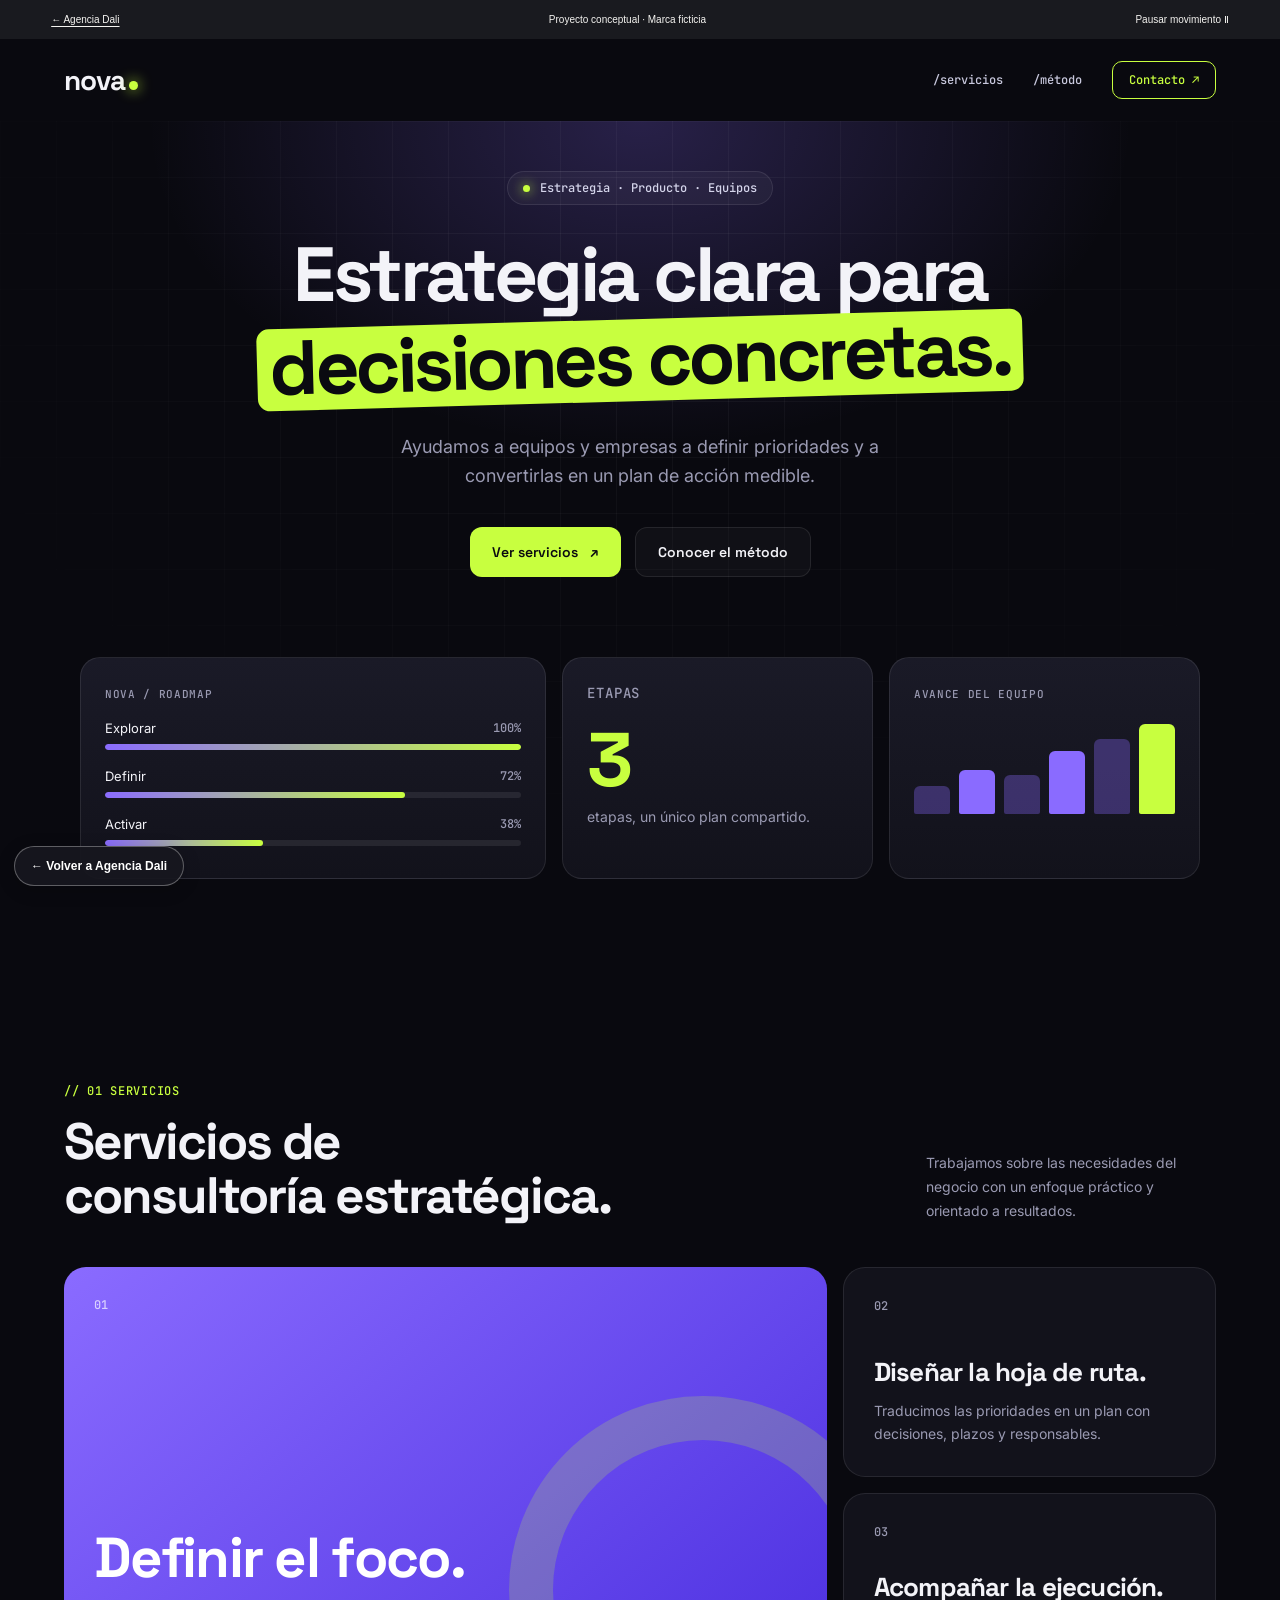
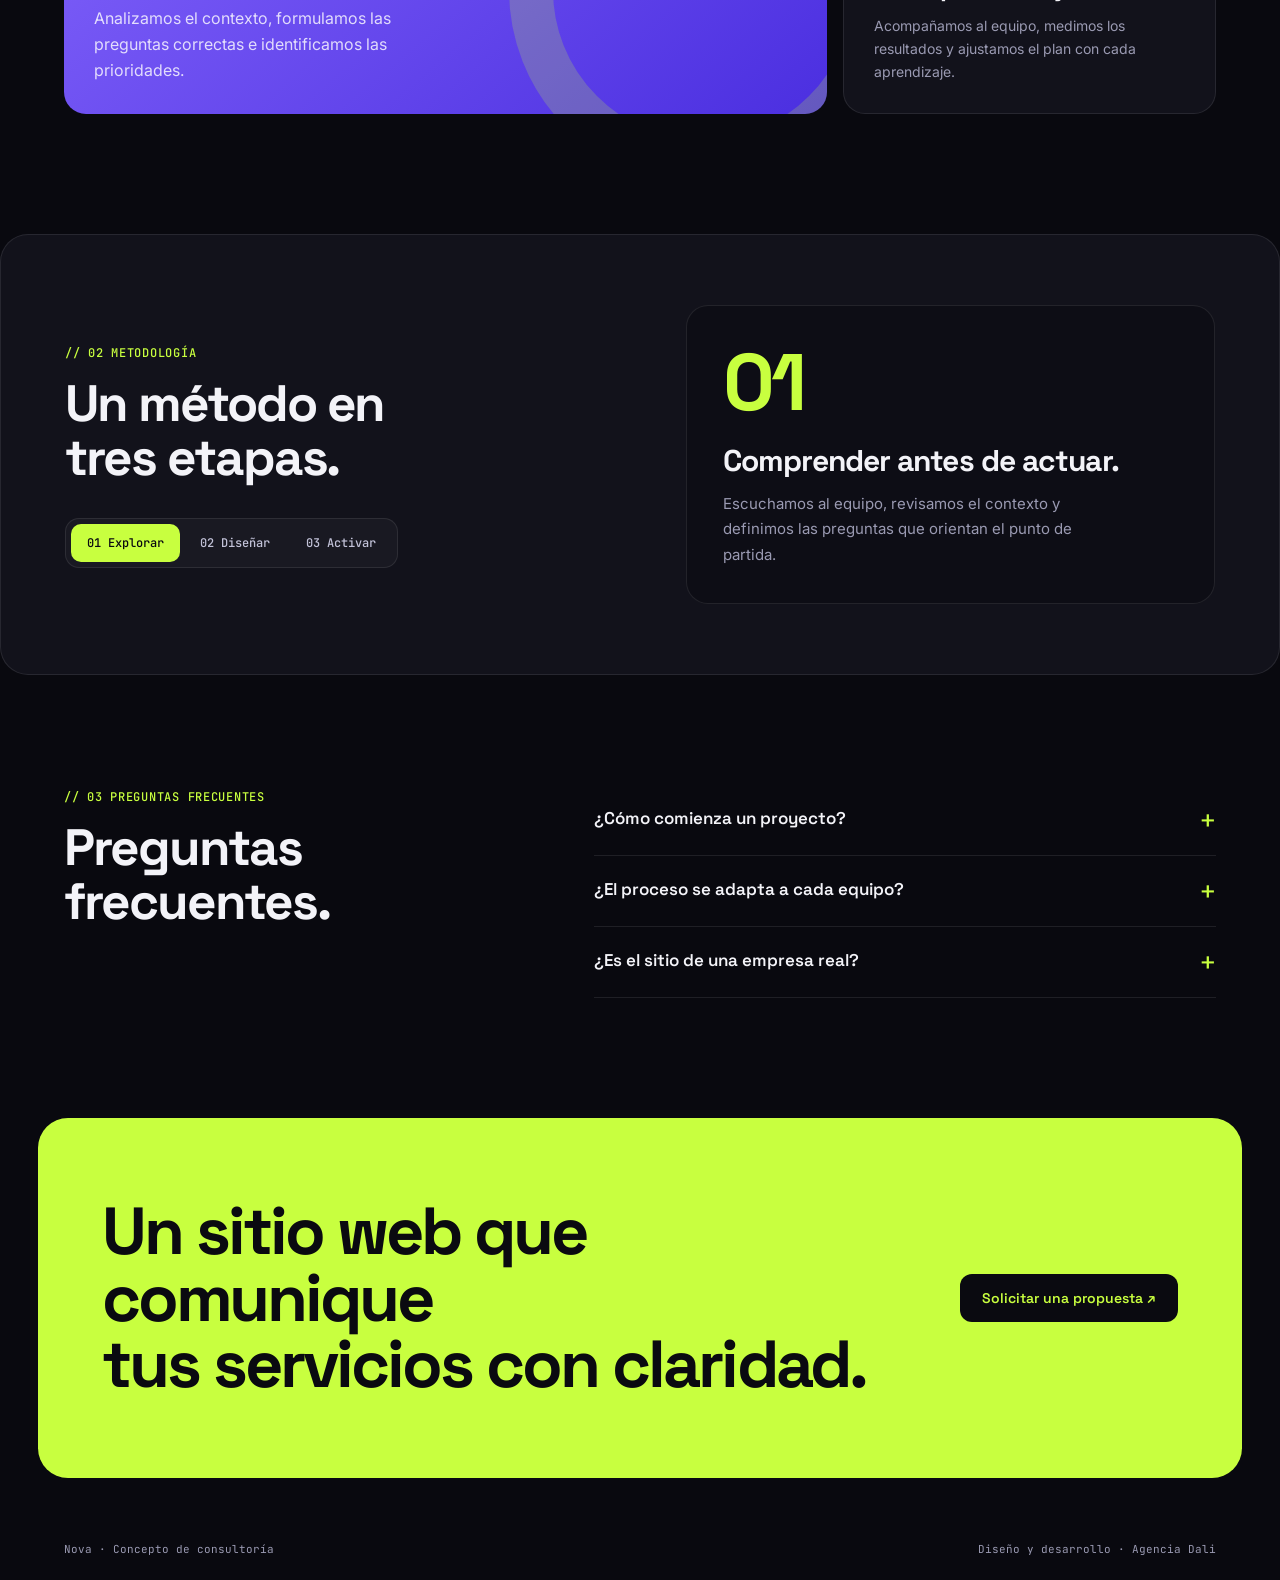
<file: proyectos/services/index.html>
<!doctype html><html lang="es"><head><meta charset="utf-8"><meta name="viewport" content="width=device-width,initial-scale=1"><title>Nova — Consultoría estratégica</title><link rel="preconnect" href="https://fonts.googleapis.com"><link rel="preconnect" href="https://fonts.gstatic.com" crossorigin><link href="https://fonts.googleapis.com/css2?family=Space+Grotesk:wght@500;600;700&family=Inter:wght@400;500;600&family=JetBrains+Mono:wght@500&display=swap" rel="stylesheet"><style>*{box-sizing:border-box}html{scroll-behavior:smooth}body{margin:0;-webkit-font-smoothing:antialiased}
h1,h2,h3,p,blockquote{margin:0}a{color:inherit;text-decoration:none}button{font:inherit;cursor:pointer;border:0;background:none;color:inherit;padding:0}
details summary{list-style:none}details summary::-webkit-details-marker{display:none}
:focus-visible{outline:3px solid #2576ff;outline-offset:4px}
.demo-bar{display:flex;justify-content:space-between;align-items:center;gap:15px;background:#191a1f;color:#f5f4f1;padding:10px 4%;font:400 10px Arial,sans-serif;position:relative;z-index:20}
.demo-bar a{text-decoration:underline;text-underline-offset:3px}.motion-toggle{font-size:10px;padding:4px 0;white-space:nowrap}
.demo-footer{display:flex;justify-content:space-between;gap:25px;align-items:center;padding:24px 5%;font:400 11px Arial,sans-serif}
.reveal{animation:enter .9s both}
.paused *,.paused *:before,.paused *:after{animation-play-state:paused!important}
@keyframes enter{from{opacity:0;transform:translateY(18px)}to{opacity:1;transform:none}}
@keyframes bars{from{transform:scaleY(.7)}to{transform:scaleY(1)}}
@keyframes grow{from{transform:scaleX(.3)}to{transform:scaleX(1)}}
@keyframes spin{to{transform:rotate(360deg)}}
@keyframes bob{50%{transform:translateY(-8px) rotate(3deg)}}
@media(prefers-reduced-motion:reduce){html{scroll-behavior:auto}*,*:before,*:after{animation:none!important;transition:none!important}}
@media(max-width:600px){.demo-bar{font-size:9px;padding:10px 5%}.demo-bar .demo-status{display:none}.demo-footer{flex-direction:column;align-items:flex-start;gap:10px}}
:root{--bg:#09090f;--s1:#12121b;--s2:#1a1a27;--line:#ffffff17;--lime:#c8ff3f;--vio:#8a6bff;--tx:#f3f3f8;--mute:#9a9ab2;--head:'Space Grotesk',system-ui,sans-serif;--mono:'JetBrains Mono',ui-monospace,Consolas,monospace}
body{background:var(--bg);color:var(--tx);font-family:'Inter',system-ui,sans-serif}
.top{display:flex;justify-content:space-between;align-items:center;padding:22px 5%;position:relative;z-index:2}
.logo{font-family:var(--head);font-weight:700;font-size:28px;letter-spacing:-.04em}.logo i{display:inline-block;width:9px;height:9px;border-radius:50%;background:var(--lime);margin-left:4px;box-shadow:0 0 14px var(--lime)}
.top nav{display:flex;gap:30px;align-items:center;font:500 12px var(--mono);color:#c9c9de}
.top nav a:hover{color:var(--lime)}
.cta{border:1px solid var(--lime);color:var(--lime)!important;border-radius:10px;padding:10px 16px;transition:.25s}.cta:hover{background:var(--lime);color:#0a0a10!important}
.hero{position:relative;text-align:center;padding:50px 5% 90px;overflow:hidden;isolation:isolate;background:radial-gradient(55% 55% at 50% 0%,#8a6bff3d,transparent 70%)}
.hero:before{content:'';position:absolute;inset:0;z-index:-1;background-image:linear-gradient(#ffffff0d 1px,transparent 1px),linear-gradient(90deg,#ffffff0d 1px,transparent 1px);background-size:56px 56px;-webkit-mask-image:radial-gradient(60% 70% at 50% 20%,#000,transparent);mask-image:radial-gradient(60% 70% at 50% 20%,#000,transparent)}
.pill{display:inline-flex;gap:10px;align-items:center;font:500 12px var(--mono);border:1px solid var(--line);background:#ffffff0a;border-radius:99px;padding:8px 15px;color:#d4d4ea}
.pill i{width:7px;height:7px;border-radius:50%;background:var(--lime);box-shadow:0 0 12px var(--lime)}
.hero h1{font-family:var(--head);font-weight:700;font-size:clamp(44px,6vw,88px);line-height:1.02;letter-spacing:-.045em;max-width:980px;margin:30px auto 0}
.hl{display:inline-block;background:var(--lime);color:#0a0a10;padding:0 .16em .05em;border-radius:.16em;transform:rotate(-1.6deg);margin-top:.08em}
.hero p.sub{color:var(--mute);font-size:18px;line-height:1.65;max-width:540px;margin:30px auto 36px}
.actions{display:flex;gap:14px;justify-content:center;flex-wrap:wrap}
.btn{display:inline-flex;align-items:center;gap:12px;border-radius:12px;padding:15px 22px;font:600 14px var(--head);transition:transform .2s,box-shadow .2s,background .2s}
.btn.lime{background:var(--lime);color:#0a0a10}.btn.lime:hover{transform:translateY(-3px);box-shadow:0 14px 34px -10px #c8ff3f88}
.btn.ghost{border:1px solid var(--line);background:#ffffff08}.btn.ghost:hover{background:#ffffff14}
.mini{display:grid;grid-template-columns:1.5fr 1fr 1fr;gap:16px;max-width:1120px;margin:80px auto 0;text-align:left}
.card{background:linear-gradient(180deg,var(--s2),var(--s1));border:1px solid var(--line);border-radius:20px;padding:24px}
.lab{font:500 11px var(--mono);color:var(--mute);letter-spacing:.06em;text-transform:uppercase}
.row{margin-top:18px}.row div{display:flex;justify-content:space-between;font-size:13px;margin-bottom:8px}.row span.p{font:500 12px var(--mono);color:var(--mute)}
.bar{height:6px;border-radius:9px;background:#ffffff14;overflow:hidden}.bar i{display:block;height:100%;border-radius:9px;background:linear-gradient(90deg,var(--vio),var(--lime));transform-origin:left;animation:grow 2.4s ease-out both}
.stat b{display:block;font:700 76px/1 var(--head);letter-spacing:-.05em;margin:18px 0 8px;color:var(--lime)}.stat span{color:var(--mute);font-size:14px;line-height:1.5}
.chart{display:flex;gap:9px;align-items:end;height:92px;margin-top:20px}.chart i{flex:1;background:#8a6bff55;border-radius:6px 6px 2px 2px;transform-origin:bottom;animation:bars 2.6s ease-in-out infinite alternate}
.chart i:nth-child(2n){background:var(--vio);animation-delay:.5s}.chart i:last-child{background:var(--lime);animation-delay:.9s}
.sec{padding:110px 5% 30px;max-width:1280px;margin:0 auto}
.sec-head{display:flex;justify-content:space-between;align-items:end;gap:40px;margin-bottom:44px}
.over{font:500 12px var(--mono);color:var(--lime);letter-spacing:.06em;text-transform:uppercase}
.sec h2,.method h2,.faq h2{font-family:var(--head);font-weight:700;font-size:clamp(34px,4vw,56px);letter-spacing:-.04em;line-height:1.05;margin-top:16px}
.sec-head p{max-width:290px;color:var(--mute);font-size:14px;line-height:1.7}
.bento{display:grid;grid-template-columns:repeat(6,1fr);grid-auto-rows:minmax(210px,auto);gap:16px}
.b{border-radius:22px;padding:30px;border:1px solid var(--line);background:var(--s1);display:flex;flex-direction:column;justify-content:space-between;transition:transform .3s,border-color .3s}
.b:hover{transform:translateY(-5px);border-color:#ffffff40}
.b .i{font:500 12px var(--mono);color:var(--mute)}
.b h3{font-family:var(--head);font-weight:700;font-size:26px;letter-spacing:-.03em;margin:30px 0 10px}.b p{color:var(--mute);font-size:14px;line-height:1.65}
.b1{grid-column:span 4;grid-row:span 2;background:linear-gradient(140deg,#8a6bff,#4b2fe0);border:0;color:#fff;position:relative;overflow:hidden}
.b1 .i{color:#ffffffb0}.b1 h3{font-size:clamp(38px,4.4vw,64px);line-height:1;max-width:420px;margin-bottom:18px}.b1 p{color:#ffffffcc;max-width:360px;font-size:16px}
.b1:after{content:'';position:absolute;right:-70px;bottom:-70px;width:300px;height:300px;border-radius:50%;border:44px solid #c8ff3f33}
.b2,.b3{grid-column:span 2}
.method{margin:90px 5% 0;padding:70px 5%;border-radius:28px;background:var(--s1);border:1px solid var(--line);display:grid;grid-template-columns:1fr 1fr;gap:8%;align-items:center;max-width:1280px;margin-left:auto;margin-right:auto}
.tabs{display:inline-flex;gap:4px;margin-top:34px;padding:5px;border:1px solid var(--line);border-radius:14px;background:#ffffff08;flex-wrap:wrap}
.tabs button{font:500 12px var(--mono);padding:11px 16px;border-radius:10px;color:#c2c2d8}
.tabs button[aria-selected=true]{background:var(--lime);color:#0a0a10}
.mcard{border-radius:22px;background:#0d0d15;border:1px solid var(--line);padding:36px;position:relative}
.step-count{font:700 80px/1 var(--head);letter-spacing:-.05em;color:var(--lime)}.mcard h3{font-family:var(--head);font-weight:700;font-size:30px;letter-spacing:-.03em;margin:22px 0 14px;line-height:1.1}.mcard p{color:var(--mute);font-size:15px;line-height:1.7;max-width:380px}
.faq{max-width:1280px;margin:0 auto;padding:110px 5% 60px;display:grid;grid-template-columns:.8fr 1.2fr;gap:10%}
.faq details{border-bottom:1px solid var(--line);padding:22px 0}.faq summary{display:flex;justify-content:space-between;gap:20px;cursor:pointer;font:600 17px var(--head)}
.faq summary:after{content:'+';font:400 26px/1 var(--mono);color:var(--lime);transition:transform .25s}.faq details[open] summary:after{transform:rotate(45deg)}
.faq details p{color:var(--mute);font-size:15px;line-height:1.7;margin-top:14px;max-width:520px}
.contact{margin:60px 3% 40px;border-radius:30px;background:var(--lime);color:#0a0a10;padding:80px 5%;display:flex;justify-content:space-between;align-items:center;gap:40px}
.contact h2{font-family:var(--head);font-weight:700;font-size:clamp(38px,5.2vw,78px);letter-spacing:-.045em;line-height:1}
.btn.dark{background:#0a0a10;color:var(--lime);white-space:nowrap}.btn.dark:hover{transform:translateY(-3px);box-shadow:0 14px 30px -10px #0008}
.demo-footer{color:var(--mute);font-family:var(--mono)}
@media(max-width:860px){.top nav a:not(.cta){display:none}.hero{padding:30px 6% 60px}.mini{grid-template-columns:1fr;margin-top:50px}.sec{padding:70px 6% 20px}.sec-head{flex-direction:column;align-items:flex-start;gap:16px}
.bento{grid-template-columns:1fr}.b1,.b2,.b3{grid-column:auto;grid-row:auto}.method{grid-template-columns:1fr;margin:60px 4% 0;padding:40px 6%;gap:30px}.faq{grid-template-columns:1fr;padding:70px 6% 30px;gap:20px}.contact{flex-direction:column;align-items:flex-start;padding:50px 7%;margin:40px 4% 30px}}
</style></head><body><div class="demo-bar"><a href="#" data-return>← Agencia Dali</a><span class="demo-status">Proyecto conceptual · Marca ficticia</span><button class="motion-toggle" aria-pressed="false">Pausar movimiento Ⅱ</button></div>
<header class="top"><a class="logo" href="#inicio">nova<i></i></a><nav aria-label="Navegación de Nova"><a href="#servicios">/servicios</a><a href="#metodo">/método</a><a class="cta" href="#contacto">Contacto ↗</a></nav></header>
<main>
<section class="hero" id="inicio"><div class="reveal"><span class="pill"><i></i>Estrategia · Producto · Equipos</span>
<h1>Estrategia clara para <span class="hl">decisiones concretas.</span></h1>
<p class="sub">Ayudamos a equipos y empresas a definir prioridades y a convertirlas en un plan de acción medible.</p>
<div class="actions"><a class="btn lime" href="#servicios">Ver servicios <span aria-hidden="true">↗</span></a><a class="btn ghost" href="#metodo">Conocer el método</a></div></div>
<div class="mini" aria-hidden="true">
<div class="card"><span class="lab">nova / roadmap</span><div class="row"><div><span>Explorar</span><span class="p">100%</span></div><div class="bar"><i style="width:100%"></i></div></div><div class="row"><div><span>Definir</span><span class="p">72%</span></div><div class="bar"><i style="width:72%"></i></div></div><div class="row"><div><span>Activar</span><span class="p">38%</span></div><div class="bar"><i style="width:38%"></i></div></div></div>
<div class="card stat"><span class="lab">etapas</span><b>3</b><span>etapas, un único plan compartido.</span></div>
<div class="card"><span class="lab">avance del equipo</span><div class="chart"><i style="height:30%"></i><i style="height:48%"></i><i style="height:42%"></i><i style="height:68%"></i><i style="height:82%"></i><i style="height:98%"></i></div></div>
</div></section>
<section class="sec" id="servicios"><div class="sec-head"><div><span class="over">// 01 servicios</span><h2>Servicios de<br>consultoría estratégica.</h2></div><p>Trabajamos sobre las necesidades del negocio con un enfoque práctico y orientado a resultados.</p></div>
<div class="bento"><article class="b b1"><span class="i">01</span><div><h3>Definir el foco.</h3><p>Analizamos el contexto, formulamos las preguntas correctas e identificamos las prioridades.</p></div></article>
<article class="b b2"><span class="i">02</span><div><h3>Diseñar la hoja de ruta.</h3><p>Traducimos las prioridades en un plan con decisiones, plazos y responsables.</p></div></article>
<article class="b b3"><span class="i">03</span><div><h3>Acompañar la ejecución.</h3><p>Acompañamos al equipo, medimos los resultados y ajustamos el plan con cada aprendizaje.</p></div></article></div></section>
<section class="method" id="metodo"><div><span class="over">// 02 metodología</span><h2>Un método en<br>tres etapas.</h2>
<div class="tabs" role="tablist" aria-label="Etapas del método"><button role="tab" id="step-tab-0" data-step="0" aria-controls="method-panel" aria-selected="true">01 Explorar</button><button role="tab" id="step-tab-1" data-step="1" aria-controls="method-panel" aria-selected="false">02 Diseñar</button><button role="tab" id="step-tab-2" data-step="2" aria-controls="method-panel" aria-selected="false">03 Activar</button></div></div>
<div class="mcard" id="method-panel" role="tabpanel" aria-labelledby="step-tab-0" aria-live="polite"><span class="step-count">01</span><h3 class="step-title">Comprender antes de actuar.</h3><p class="step-body">Escuchamos al equipo, revisamos el contexto y definimos las preguntas que orientan el punto de partida.</p></div></section>
<section class="faq"><div><span class="over">// 03 preguntas frecuentes</span><h2>Preguntas frecuentes.</h2></div><div>
<details><summary>¿Cómo comienza un proyecto?</summary><p>Con una conversación sobre el objetivo, el contexto y los desafíos del equipo. A partir de ahí se define una propuesta con alcance y entregables.</p></details>
<details><summary>¿El proceso se adapta a cada equipo?</summary><p>Sí. Las etapas funcionan como guía y se ajustan al tamaño del proyecto, a los plazos y a la forma de trabajo del equipo.</p></details>
<details><summary>¿Es el sitio de una empresa real?</summary><p>No. Nova es una marca ficticia; este sitio ilustra una propuesta de diseño y desarrollo para empresas de servicios.</p></details></div></section>
<section class="contact" id="contacto"><h2>Un sitio web que comunique<br>tus servicios con claridad.</h2><a class="btn dark" href="#" data-inquiry>Solicitar una propuesta ↗</a></section>
</main><footer class="demo-footer"><span>Nova · Concepto de consultoría</span><span>Diseño y desarrollo · Agencia Dali</span></footer><script>document.querySelector('.motion-toggle').onclick=()=>{const paused=document.body.classList.toggle('paused');document.querySelector('.motion-toggle').textContent=paused?'Reanudar movimiento ▶':'Pausar movimiento Ⅱ';document.querySelector('.motion-toggle').setAttribute('aria-pressed',String(paused))};document.addEventListener('click',e=>{const a=e.target.closest('[data-return],[data-inquiry]');if(a){e.preventDefault();parent.postMessage({type:a.hasAttribute('data-inquiry')?'portfolio-contact':'portfolio-close'},'*')}});const steps=[['01','Comprender antes de actuar.','Escuchamos al equipo, revisamos el contexto y definimos las preguntas que orientan el punto de partida.'],['02','Dar forma al plan.','Convertimos los hallazgos en prioridades y entregables concretos: un plan compartido que define qué hacer, por qué y en qué orden.'],['03','Poner el plan en marcha.','Acompañamos la implementación, revisamos los avances y ajustamos el rumbo según los resultados.']];const tabs=[...document.querySelectorAll('[data-step]')];function selectStep(b){tabs.forEach(x=>x.setAttribute('aria-selected',String(x===b)));const s=steps[+b.dataset.step];document.querySelector('.step-count').textContent=s[0];document.querySelector('.step-title').textContent=s[1];document.querySelector('.step-body').textContent=s[2];document.getElementById('method-panel').setAttribute('aria-labelledby',b.id)}tabs.forEach((b,i)=>{b.onclick=()=>selectStep(b);b.onkeydown=e=>{if(['ArrowLeft','ArrowRight','Home','End'].includes(e.key)){e.preventDefault();const j=e.key==='Home'?0:e.key==='End'?2:(i+(e.key==='ArrowRight'?1:-1)+3)%3;selectStep(tabs[j]);tabs[j].focus()}}});</script><style>.portfolio-return{position:fixed;bottom:14px;left:14px;z-index:9999;padding:10px 16px;border:1px solid #ffffff50;border-radius:999px;background:#17171fed;color:#fff;font:600 12px/1.5 Arial,sans-serif;box-shadow:0 4px 18px #0003;text-decoration:none}.portfolio-return:focus-visible{outline:3px solid #ada9ff;outline-offset:3px}</style><a class="portfolio-return" href="../../#proyectos">← Volver a Agencia Dali</a><script>if(window.self!==window.top)document.querySelector('.portfolio-return').hidden=true;</script></body></html>
</file>
<file: styles.css>
@font-face { font-family: "Inter"; src: url("assets/fonts/inter-latin-wght-normal.woff2") format("woff2"); font-weight: 100 900; font-display: swap; }
@font-face { font-family: "Inter Tight"; src: url("assets/fonts/inter-tight-latin-wght-normal.woff2") format("woff2"); font-weight: 100 900; font-display: swap; }

:root {
  --paper: #f3f3f5;
  --ink: #0b0b0d;
  --ink-soft: #4a4954;
  --night: #060607;
  --raised: #111114;
  --text: #f3f2f6;
  --soft: #a9a6b4;
  --line-dark: rgba(255, 255, 255, .1);
  --line-light: rgba(11, 11, 13, .12);
  --violet: #5146e5;
  --violet-light: #a99ff7;
  --lavender: #c7b9ff;
  /* used by the device mocks */
  --muted: #5d5a68;
  --violet-soft: #efedfd;
  --mint-soft: #e2f6ee;
  --mint-ink: #1b6a50;
  --display: "Inter Tight", "Inter", system-ui, sans-serif;
  --body: "Inter", system-ui, sans-serif;
  --ease-out: cubic-bezier(.23, 1, .32, 1);
  color-scheme: dark;
}

*, *::before, *::after { box-sizing: border-box; }
html { scroll-behavior: smooth; -webkit-text-size-adjust: 100%; scrollbar-color: var(--violet) var(--night); }
::-webkit-scrollbar { width: 10px; }
::-webkit-scrollbar-track { background: var(--night); }
::-webkit-scrollbar-thumb { border: 2px solid var(--night); border-radius: 999px; background: var(--violet); }
body { margin: 0; background: var(--night); color: var(--text); font: 400 1.0625rem/1.6 var(--body); -webkit-font-smoothing: antialiased; caret-color: var(--lavender); }
img { display: block; max-width: 100%; }
a { color: inherit; text-decoration: none; }
button { font: inherit; color: inherit; cursor: pointer; }
h1, h2, h3, h4, p, ul, ol, dl, dd, figure { margin: 0; }
ul, ol { padding: 0; list-style: none; }
h1, h2, h3 { text-wrap: balance; }
::selection { background: var(--violet); color: #fff; }
:focus-visible { outline: 2px solid var(--lavender); outline-offset: 3px; border-radius: 6px; }
.wrap { width: min(1180px, 100% - 2 * clamp(32px, 7vw, 120px)); margin-inline: auto; }
.sr-only, .skip:not(:focus) { position: absolute; width: 1px; height: 1px; overflow: hidden; clip-path: inset(50%); white-space: nowrap; }
.skip { position: fixed; z-index: 100; top: 12px; left: 12px; padding: 10px 16px; border-radius: 10px; background: #fff; color: var(--ink); }

/* Buttons and links */
.btn { display: inline-flex; align-items: center; justify-content: center; gap: .5em; min-height: 48px; padding: 0 1.35em; border: 1px solid transparent; border-radius: 12px; font: 500 .95rem/1 var(--body); white-space: nowrap; transition: background-color .2s ease, border-color .2s ease, transform .16s var(--ease-out); }
.btn:active { transform: scale(.97); }
.btn-dark { background: var(--ink); color: #fff; }
.btn-line { border-color: rgba(11, 11, 13, .18); color: var(--ink); }
.btn-white { background: #fff; color: var(--ink); }
@media (hover: hover) {
  .btn-dark:hover { background: #26262c; }
  .btn-line:hover { background: rgba(11, 11, 13, .05); border-color: rgba(11, 11, 13, .3); }
  .btn-white:hover { background: #e6e4ee; }
}
.text-link { display: inline-flex; align-items: center; gap: .4em; font-weight: 500; text-decoration: underline; text-decoration-color: rgba(255, 255, 255, .3); text-decoration-thickness: 1px; text-underline-offset: .3em; transition: text-decoration-color .2s ease; }
.text-link:hover { text-decoration-color: currentColor; }
.text-link svg, .panel-go svg { width: 16px; height: 16px; fill: none; stroke: currentColor; stroke-width: 1.7; stroke-linecap: round; stroke-linejoin: round; }

/* Nav: one segmented pill, light over every section */
.nav { position: fixed; z-index: 50; top: 14px; left: 0; right: 0; display: flex; justify-content: center; pointer-events: none; }
.pill { display: flex; align-items: center; gap: 2px; padding: 5px; border: 1px solid rgba(11, 11, 13, .08); border-radius: 999px; background: rgba(255, 255, 255, .95); box-shadow: 0 8px 24px -12px rgba(11, 11, 13, .35); pointer-events: auto; }
.pill a { display: flex; align-items: center; justify-content: center; height: 38px; padding: 0 15px; border-radius: 999px; background: transparent; color: var(--ink); font: 500 .84rem/1 var(--body); transition: background-color .2s ease; }
@media (hover: hover) { .pill a:not(.pill-cta):hover { background: rgba(11, 11, 13, .06); } }
.pill .pill-logo { width: 38px; padding: 0; font: 800 1.05rem/1 var(--display); letter-spacing: -.04em; }
.pill-logo span, .foot .pill-logo span { color: var(--violet); }
.pill .pill-cta { background: var(--ink); color: #fff; }
@media (hover: hover) { .pill .pill-cta:hover { background: #26262c; } }

/* Hero: the chrome D inside a ring of work, with the line running behind */
.hero { position: relative; height: 250svh; }
.hero-pin { position: sticky; top: 0; display: flex; flex-direction: column; height: 100svh; min-height: 560px; overflow: clip; background: var(--paper); color: var(--ink); }
/* Day turns to night by fading this layer: opacity is composited, a background-color change repaints the whole screen. */
.hero-night { position: absolute; inset: 0; background: var(--night); opacity: 0; pointer-events: none; }
.hero-scene { position: relative; flex: 1; min-height: 0; perspective: 1100px; perspective-origin: 50% 46%; }
.hero-world { position: absolute; inset: 0; transform-style: preserve-3d; }
.marquee { position: absolute; top: 46%; left: 0; right: 0; transform: translateY(-50%) translateZ(-90px); pointer-events: none; }
.marquee-track { display: flex; align-items: center; width: max-content; }
.marquee-track span { padding-right: .22em; font: 800 clamp(4rem, 11vw, 10.5rem)/1.05 var(--display); letter-spacing: -.05em; white-space: nowrap; }
.spark { flex: none; width: .3em; height: .3em; margin-right: .5em; border-radius: 50%; background: var(--violet); font-size: clamp(4rem, 11vw, 10.5rem); }
.ring-tilt { position: absolute; top: 46%; left: 50%; transform-style: preserve-3d; transform: rotateX(-7deg) rotateZ(-3deg); }
.ring { transform-style: preserve-3d; }
.card { --w: clamp(84px, min(10.5vw, 19svh), 172px); position: absolute; top: calc(var(--w) * -.889); left: calc(var(--w) / -2); width: var(--w); aspect-ratio: 9 / 16; overflow: hidden; border-radius: calc(var(--w) * .11); background: #141418; transform: rotateY(calc(var(--i) * 30deg)) translateZ(calc(var(--w) * 2.75)); box-shadow: 0 24px 40px -24px rgba(26, 16, 80, .5); }
.card img { width: 100%; height: 100%; object-fit: cover; object-position: top; }
.card-brand { display: flex; flex-direction: column; justify-content: space-between; padding: calc(var(--w) * .09); background: radial-gradient(120% 70% at 75% 18%, #a99ff7 0%, #5146e5 30%, #1d1550 62%, #08070d 100%); color: #fff; }
.card-brand-2 { background: radial-gradient(110% 70% at 20% 85%, #c7b9ff 0%, #5146e5 28%, #1d1550 60%, #08070d 100%); }
.card-mark { display: flex; align-items: center; justify-content: center; width: calc(var(--w) * .16); aspect-ratio: 1; border-radius: 28%; background: #fff; color: var(--ink); font: 800 calc(var(--w) * .09)/1 var(--display); letter-spacing: -.04em; }
.card-mark i { color: var(--violet); font-style: normal; }
.card-text { font: 600 calc(var(--w) * .13)/1 var(--display); letter-spacing: -.035em; }
.card-text b { font-weight: 800; }
/* Instagram posts from the managed accounts, as they appear in the feed */
.card-ig { display: flex; flex-direction: column; background: #fff; color: #000; }
.ig-top { display: flex; align-items: center; gap: calc(var(--w) * .05); height: calc(var(--w) * .2); padding: 0 calc(var(--w) * .06); font: 600 calc(var(--w) * .062)/1 -apple-system, "SF Pro Text", var(--body); }
.ig-top b { min-width: 0; overflow: hidden; text-overflow: ellipsis; white-space: nowrap; font-weight: 600; }
.card .ig-top img { flex: none; width: calc(var(--w) * .12); height: calc(var(--w) * .12); border-radius: 50%; box-shadow: 0 0 0 calc(var(--w) * .012) #fff, 0 0 0 calc(var(--w) * .022) #d62976; }
.card .ig-shot { flex: none; height: auto; aspect-ratio: 3 / 4; }
.ig-icons { display: flex; gap: calc(var(--w) * .06); padding: calc(var(--w) * .06); }
.ig-icons svg { width: calc(var(--w) * .1); height: calc(var(--w) * .1); fill: none; stroke: #000; stroke-width: 1.8; stroke-linecap: round; stroke-linejoin: round; }
/* The D flies with the world (main.js moves both) but is painted on its own, always in front of the cards. */
.hero-fly { position: absolute; inset: 0; transform: translateZ(10px); pointer-events: none; }
.hero-d { position: absolute; top: 46%; left: 50%; width: clamp(170px, min(28vw, 44svh), 380px); aspect-ratio: 1; transform: translate(-50%, -50%) translateZ(10px); pointer-events: none; }
.d-poster { position: absolute; inset: 14%; width: 72%; height: 72%; transition: opacity .6s ease; }
.d-canvas { position: absolute; inset: 0; width: 100%; height: 100%; opacity: 0; transition: opacity .6s ease; }
.hero-d.is-live .d-canvas { opacity: 1; }
.hero-d.is-live .d-poster { opacity: 0; }
.hero-foot { display: flex; flex-direction: column; align-items: center; gap: 22px; padding: 0 24px clamp(28px, 5svh, 56px); text-align: center; }
.hero-foot h1 { max-width: 40ch; color: var(--ink); font: 500 clamp(1.08rem, 1.5vw, 1.3rem)/1.4 var(--display); letter-spacing: -.01em; }
.actions { display: flex; flex-wrap: wrap; justify-content: center; gap: 10px; }

/* Work: full-bleed panels that run sideways while the page scrolls */
.work { position: relative; }
.work-pin { position: sticky; top: 0; display: flex; flex-direction: column; justify-content: center; height: 100svh; overflow: clip; }
.work-track { display: flex; gap: clamp(20px, 2.4vw, 36px); width: max-content; padding: 64px max(24px, 4vw) 0; }
.work-intro { display: flex; flex-direction: column; justify-content: flex-end; width: min(32vw, 440px); margin-right: clamp(16px, 4vw, 64px); padding-bottom: 6px; }
.work-intro h2 { font: 800 clamp(3.4rem, 6.6vw, 5.6rem)/.88 var(--display); letter-spacing: -.045em; }
.work-intro p { margin-top: 18px; color: var(--soft); font-size: 1.08rem; }
.work-intro .work-note { margin-top: 12px; font-size: .88rem; }
.panel { position: relative; isolation: isolate; width: min(66vw, 1040px); height: min(68svh, 660px); overflow: hidden; border-radius: 22px; background: var(--raised); color: #fff; }
.panel img { position: absolute; z-index: -2; inset: 0; width: 100%; height: 100%; object-fit: cover; object-position: top; transition: transform .9s var(--ease-out); }
.panel::after { content: ''; position: absolute; z-index: -1; inset: 0; background: linear-gradient(to top, rgba(6, 6, 7, .96), rgba(6, 6, 7, .74) 45%, rgba(6, 6, 7, .5)), linear-gradient(rgba(6, 6, 7, .7), rgba(6, 6, 7, 0) 26%); }
/* SyncroBeat's site is already dark: a lighter veil keeps its phones visible and the title still reads. */
#syncrobeat::after { background: linear-gradient(to top, rgba(6, 6, 7, .9), rgba(6, 6, 7, .3) 40%, rgba(6, 6, 7, .05)), linear-gradient(rgba(6, 6, 7, .55), rgba(6, 6, 7, 0) 24%); }
.panel-meta { position: absolute; top: 28px; left: 32px; right: 32px; display: flex; flex-wrap: wrap; gap: 6px 22px; color: rgba(255, 255, 255, .88); font-size: .8rem; }
.panel h3 { position: absolute; left: 32px; right: 200px; bottom: 28px; font: 800 clamp(2.8rem, 7vw, 6.5rem)/.88 var(--display); letter-spacing: -.045em; }
.panel-go { position: absolute; right: 32px; bottom: 36px; display: inline-flex; align-items: center; gap: .4em; padding: 11px 16px; border-radius: 11px; background: rgba(255, 255, 255, .94); color: var(--ink); font-weight: 500; font-size: .88rem; transition: transform .16s var(--ease-out); }
.panel:active .panel-go { transform: scale(.97); }
@media (hover: hover) and (pointer: fine) { .panel:hover img { transform: scale(1.035); } }
.work-progress { position: absolute; bottom: clamp(18px, 4svh, 36px); left: 50%; width: 160px; height: 2px; overflow: hidden; border-radius: 2px; background: rgba(255, 255, 255, .14); transform: translateX(-50%); }
.work-progress span { display: block; height: 100%; background: #fff; transform: scaleX(0); transform-origin: left; }

/* Services: the camera flies through a field of the work */
.fly { position: relative; height: 520svh; }
.fly-pin { position: sticky; top: 0; height: 100svh; overflow: clip; perspective: 900px; background: radial-gradient(60% 55% at 50% 62%, rgba(81, 70, 229, .32), rgba(81, 70, 229, 0) 70%), var(--night); }
.fly-field { position: absolute; inset: 0; transform-style: preserve-3d; }
.shard { position: absolute; top: 50%; left: 50%; width: clamp(110px, 14vw, 230px); height: auto; aspect-ratio: 4 / 3; object-fit: cover; object-position: top; border-radius: 14px; opacity: 0; box-shadow: 0 20px 36px -20px rgba(0, 0, 0, .6); will-change: transform, opacity; }
.shard.sq { aspect-ratio: 1; object-position: center; }
.fly-stage { position: absolute; z-index: 1; inset: 0; display: grid; place-items: center; padding: 96px 24px 64px; }
.fly-stage::before { content: ''; position: absolute; inset: 15% 8%; background: radial-gradient(closest-side, rgba(6, 6, 7, .9), rgba(6, 6, 7, .6) 55%, rgba(6, 6, 7, 0)); pointer-events: none; }
.stage { position: relative; grid-area: 1 / 1; max-width: 62rem; text-align: center; }
.stage h2, .stage h3 { font: 800 clamp(3.2rem, 9vw, 8.5rem)/.88 var(--display); letter-spacing: -.04em; }
.stage-intro h2 { font-size: clamp(3.6rem, 11vw, 10.5rem); }
.stage p { max-width: 38ch; margin: 28px auto 0; color: #d4d1dd; font-size: clamp(1.05rem, 1.4vw, 1.2rem); }
.tags { display: flex; flex-wrap: wrap; justify-content: center; gap: 8px; max-width: 40rem; margin: 28px auto 32px; }
.tags li { padding: 6px 13px; border: 1px solid rgba(255, 255, 255, .18); border-radius: 999px; color: #e4e2ea; font-size: .85rem; }
.fly-dots { position: absolute; top: 50%; right: clamp(16px, 3vw, 36px); display: grid; gap: 10px; transform: translateY(-50%); }
.fly-dots li { width: 6px; height: 6px; border-radius: 50%; background: rgba(255, 255, 255, .22); transition: background-color .3s ease, transform .3s var(--ease-out); }
.fly-dots .on { background: #fff; transform: scale(1.35); }
/* Without the scroll scene (no JS or reduced motion) the services read as a plain list. */
html:not(.js) .fly, .calm .fly { height: auto; }
html:not(.js) .fly-pin, .calm .fly-pin { position: static; height: auto; padding: clamp(96px, 12vw, 160px) 0; }
html:not(.js) .fly-field, .calm .fly-field, html:not(.js) .fly-dots, .calm .fly-dots, html:not(.js) .fly-stage::before, .calm .fly-stage::before { display: none; }
html:not(.js) .fly-stage, .calm .fly-stage { position: static; display: grid; gap: clamp(72px, 9vw, 120px); padding: 0 24px; }
html:not(.js) .stage, .calm .stage { grid-area: auto; margin-inline: auto; }

/* Content blocks */
.block { padding: clamp(120px, 15vw, 232px) 0; overflow-x: clip; border-top: 1px solid var(--line-dark); }
.sec-head { display: grid; grid-template-columns: minmax(0, 7fr) minmax(0, 5fr); gap: 24px 56px; align-items: end; margin-bottom: clamp(72px, 9vw, 140px); }
.sec-head h2 { font: 800 clamp(3.2rem, 7.2vw, 7rem)/.88 var(--display); letter-spacing: -.045em; }
.sec-head p { justify-self: end; max-width: 36ch; color: var(--soft); font-size: 1.1rem; }
.block h3 { font: 700 clamp(1.6rem, 2.7vw, 2.4rem)/1.08 var(--display); letter-spacing: -.03em; }
.block h4 { font: 650 1.2rem/1.3 var(--display); letter-spacing: -.015em; }

/* Apps */
.apps-kinds { display: grid; grid-template-columns: minmax(0, 5fr) minmax(0, 6fr); gap: clamp(32px, 5vw, 72px); align-items: center; }
.kind-tabs { display: inline-flex; flex-wrap: wrap; gap: 4px; margin: 28px 0 36px; padding: 4px; border: 1px solid var(--line-dark); border-radius: 13px; background: var(--raised); }
.kind-tabs button { padding: 10px 14px; border: 0; border-radius: 9px; background: transparent; color: var(--soft); font-weight: 500; font-size: .92rem; transition: background-color .2s ease, color .2s ease, transform .16s var(--ease-out); }
.kind-tabs button:active { transform: scale(.97); }
.kind-tabs [aria-selected="true"] { background: #fff; color: var(--ink); }
@media (hover: hover) { .kind-tabs button:not([aria-selected="true"]):hover { color: #fff; } }
.kind-panel p { max-width: 48ch; color: #d4d1dd; font-size: 1.1rem; }
.kind-panel .fit { margin-top: 18px; color: var(--soft); font-size: 1rem; }
.fit b { display: block; color: #fff; font-weight: 500; }
.swap { margin-top: clamp(120px, 14vw, 200px); }
.swap ul { display: grid; grid-template-columns: repeat(2, minmax(0, 1fr)); gap: 0 clamp(48px, 6vw, 96px); margin-top: 40px; }
.swap li { padding: 32px 0; border-top: 1px solid var(--line-dark); }
.swap s { display: block; color: #75727f; text-decoration-color: rgba(255, 255, 255, .3); }
.swap span { display: block; margin-top: 8px; font: 600 clamp(1.3rem, 1.9vw, 1.7rem)/1.22 var(--display); letter-spacing: -.025em; }
.case { display: grid; grid-template-columns: minmax(0, 7fr) minmax(0, 5fr); gap: clamp(32px, 5vw, 72px); align-items: center; margin-top: clamp(120px, 14vw, 200px); }
.case-phones { display: flex; justify-content: center; align-items: center; padding: 12px 0; }
.case-phones .phone { display: block; flex: none; width: clamp(140px, 14vw, 200px); --bar: #0b0b0b; }
.case-phones .device-screen { background: #0b0b0b; }
.case-phones .device-screen img { display: block; width: 100%; height: auto; }
.case-phones .phone:nth-child(2) { z-index: 1; width: clamp(160px, 16vw, 232px); }
.case-phones .phone:nth-child(1) { margin-right: -7%; transform: rotate(-5deg) translateY(6%); }
.case-phones .phone:nth-child(3) { margin-left: -7%; transform: rotate(5deg) translateY(6%); }
.case-copy > p { margin-top: 16px; color: #d4d1dd; font-size: 1.1rem; }
.facts { display: grid; margin: 28px 0; }
.facts div { display: grid; grid-template-columns: 88px 1fr; gap: 12px; padding: 14px 0; border-top: 1px solid var(--line-dark); }
.facts dt { color: var(--soft); font-size: .92rem; }
.case-social { display: flex; flex-wrap: wrap; gap: 4px 18px; }
.case-social a { text-decoration: underline; text-decoration-color: rgba(255, 255, 255, .3); text-underline-offset: .25em; transition: text-decoration-color .2s ease; }
@media (hover: hover) { .case-social a:hover { text-decoration-color: currentColor; } }
.steps-block { margin-top: clamp(120px, 14vw, 200px); }
.steps { display: grid; grid-template-columns: repeat(4, minmax(0, 1fr)); gap: 40px clamp(28px, 3vw, 48px); margin: 40px 0 56px; }
.steps-3 { grid-template-columns: repeat(3, minmax(0, 1fr)); margin: 0; }
.steps li { padding-top: 22px; border-top: 1px solid var(--line-dark); }
.steps .num { display: block; margin-bottom: 20px; color: var(--lavender); font: 500 .9rem/1 var(--display); font-variant-numeric: tabular-nums; }
.steps h3, .steps h4 { margin-bottom: 8px; }
.steps-3 h3 { font-size: clamp(1.5rem, 2.3vw, 2.1rem); }
.steps p { color: var(--soft); }

/* Community Management */
.studio { display: grid; grid-template-columns: minmax(0, 5fr) minmax(0, 6fr); gap: clamp(32px, 5vw, 72px); align-items: center; }
.studio-copy > p { margin-top: 14px; max-width: 44ch; color: var(--soft); font-size: 1.08rem; }
.brand-tabs { display: grid; gap: 6px; max-width: 400px; margin-top: 28px; }
.brand-tabs button { display: flex; align-items: baseline; justify-content: space-between; gap: 16px; padding: 15px 18px; border: 1px solid var(--line-dark); border-radius: 13px; background: var(--raised); text-align: left; transition: background-color .2s ease, color .2s ease, transform .16s var(--ease-out); }
.brand-tabs button:active { transform: scale(.98); }
.brand-tabs b { font: 650 1.1rem var(--display); letter-spacing: -.015em; }
.brand-tabs small { color: var(--soft); font-size: .84rem; overflow-wrap: anywhere; }
.brand-tabs [aria-pressed="true"] { border-color: #fff; background: #fff; color: var(--ink); }
.brand-tabs [aria-pressed="true"] small { color: var(--violet); }
@media (hover: hover) { .brand-tabs button:not([aria-pressed="true"]):hover { background: #19191e; } }
.profile-link { display: inline-flex; align-items: center; gap: .35em; margin-top: 24px; color: var(--lavender); font-weight: 500; font-size: .92rem; }
.profile-link svg { width: 16px; height: 16px; fill: none; stroke: currentColor; stroke-width: 1.8; stroke-linecap: round; stroke-linejoin: round; }
.profile figcaption { margin-top: 10px; color: var(--soft); font-size: .85rem; }
.month, .cm-month { margin-top: clamp(120px, 14vw, 200px); }
.deliverables { display: grid; grid-template-columns: repeat(3, minmax(0, 1fr)); gap: 56px clamp(28px, 3vw, 48px); margin-top: 40px; }
.deliverables li, .timeline li { padding-top: 20px; border-top: 1px solid var(--line-dark); }
.deliverables p, .timeline p { margin-top: 8px; color: var(--soft); }
.timeline { display: grid; grid-template-columns: repeat(3, minmax(0, 1fr)); gap: clamp(28px, 3vw, 48px); margin: 40px 0 56px; }
.timeline .when { color: var(--lavender); font-weight: 500; }

/* FAQ */
.faq { border-top: 1px solid var(--line-dark); }
.faq details { border-bottom: 1px solid var(--line-dark); }
.faq summary { display: flex; align-items: center; justify-content: space-between; gap: 24px; padding: 32px 0; cursor: pointer; list-style: none; }
.faq summary::-webkit-details-marker { display: none; }
.faq summary h3 { font: 600 clamp(1.2rem, 1.9vw, 1.6rem)/1.25 var(--display); letter-spacing: -.02em; }
.faq summary::after { content: ''; flex: none; width: 16px; height: 16px; background: linear-gradient(currentColor, currentColor) center / 100% 1.5px no-repeat, linear-gradient(currentColor, currentColor) center / 1.5px 100% no-repeat; transition: transform .25s var(--ease-out); }
.faq details[open] summary::after { transform: rotate(45deg); }
.faq details p { max-width: 65ch; padding-bottom: 26px; color: var(--soft); }

/* Contact: back to the light of the opening */
.contact { padding: clamp(130px, 16vw, 240px) 0 clamp(96px, 11vw, 150px); background: var(--paper); color: var(--ink); }
.contact h2 { max-width: 12ch; font: 800 clamp(3.4rem, 9.5vw, 9rem)/.86 var(--display); letter-spacing: -.05em; }
.contact > .wrap > p { max-width: 46ch; margin-top: 28px; color: var(--ink-soft); font-size: 1.15rem; }
.contact-list { margin-top: clamp(56px, 7vw, 88px); border-bottom: 1px solid var(--line-light); }
.contact-list li { border-top: 1px solid var(--line-light); }
/* Each channel is one row: its icon, who answers, the value, and an arrow. On hover the row fills with ink from below. */
.channel { position: relative; isolation: isolate; display: grid; grid-template-columns: auto minmax(0, 1fr) auto; align-items: center; gap: clamp(16px, 2.4vw, 32px); padding: clamp(20px, 2.6vw, 30px) clamp(4px, 1.2vw, 16px); transition: transform .16s ease-out; }
.channel::before { content: ''; position: absolute; z-index: -1; inset: 0; border-radius: 18px; background: var(--ink); clip-path: inset(100% 0 0 round 18px); transition: clip-path .5s var(--ease-out); }
.ch-icon { display: grid; place-items: center; width: clamp(48px, 5vw, 64px); aspect-ratio: 1; border-radius: 30%; color: #fff; transition: transform .5s var(--ease-out); }
.ch-icon svg { width: 52%; height: 52%; fill: none; stroke: currentColor; stroke-width: 1.8; stroke-linecap: round; stroke-linejoin: round; }
.ch-wa { background: #25d366; }
.ch-wa svg, .foot-social .wa svg { fill: currentColor; stroke: none; } /* the filled WhatsApp logo, not a line icon */
.ch-mail { background: var(--lavender); color: var(--ink); }
.ch-ig { background: radial-gradient(circle at 30% 107%, #fdf497 0%, #fd5949 45%, #d6249f 60%, #285aeb 90%); }
.ch-text { display: grid; gap: 4px; min-width: 0; }
.ch-text small { color: var(--ink-soft); font-size: .95rem; transition: color .3s ease; }
.ch-text b { overflow-wrap: anywhere; font: 650 clamp(1.5rem, 3.6vw, 3.1rem)/1.05 var(--display); letter-spacing: -.035em; font-variant-numeric: tabular-nums; transition: color .3s ease; }
.ch-go { width: clamp(26px, 2.6vw, 36px); height: auto; fill: none; stroke: currentColor; stroke-width: 1.6; stroke-linecap: round; stroke-linejoin: round; transition: transform .45s var(--ease-out); }
.channel:active { transform: scale(.99); }
.channel:focus-visible { outline: 2px solid var(--violet); outline-offset: 4px; border-radius: 18px; }
@media (hover: hover) and (pointer: fine) {
  .channel:hover::before { clip-path: inset(0 round 18px); }
  .channel:hover .ch-text b, .channel:hover .ch-go { color: #fff; }
  .channel:hover .ch-text small { color: var(--soft); }
  .channel:hover .ch-icon { transform: rotate(-8deg) scale(1.06); }
  .channel:hover .ch-go { transform: translate(4px, -4px); }
}
.contact ::selection { background: var(--ink); color: #fff; }
.foot { padding: 28px 0 36px; border-top: 1px solid var(--line-light); background: var(--paper); color: var(--ink-soft); font-size: .9rem; }
.foot .wrap { display: flex; flex-wrap: wrap; align-items: center; justify-content: space-between; gap: 16px 28px; }
.foot nav { display: flex; flex-wrap: wrap; gap: 6px 22px; }
.foot nav a:hover { color: var(--ink); }
.foot-social { display: flex; gap: 8px; }
.foot-social a { display: grid; place-items: center; width: 40px; height: 40px; border-radius: 12px; background: #e6e6ea; color: var(--ink); transition: background-color .2s ease, color .2s ease, transform .16s ease-out; }
.foot-social a:active { transform: scale(.94); }
.foot-social svg { width: 20px; height: 20px; fill: none; stroke: currentColor; stroke-width: 1.8; stroke-linecap: round; stroke-linejoin: round; }
@media (hover: hover) and (pointer: fine) { .foot-social a:hover { background: var(--ink); color: #fff; } }
.foot .pill-logo { display: flex; align-items: center; justify-content: center; width: 36px; height: 36px; border-radius: 9px; background: #e6e6ea; color: var(--ink); font: 800 1.05rem/1 var(--display); letter-spacing: -.04em; }

/* WhatsApp bubble: always one tap away */
.wa-float { position: fixed; z-index: 60; right: max(20px, env(safe-area-inset-right)); bottom: max(20px, env(safe-area-inset-bottom)); display: grid; place-items: center; width: 58px; height: 58px; border-radius: 50%; background: #25d366; color: #fff; box-shadow: 0 12px 28px -10px rgba(0, 0, 0, .5), 0 2px 6px rgba(0, 0, 0, .18); transition: transform .2s var(--ease-out), background-color .2s ease; }
.wa-float svg { width: 30px; height: 30px; fill: currentColor; }
.wa-float:active { transform: scale(.94); }
@media (hover: hover) and (pointer: fine) { .wa-float:hover { transform: scale(1.06); background: #1fbf5a; } }

/* Motion: one opening, then everything else follows the scroll */
/* Lower sections settle in once as they reach the screen: main.js adds .reveal, then .in. Each kind of block gets its own entrance. */
@media (prefers-reduced-motion: no-preference) {
  .reveal { opacity: 0; transform: translateY(32px); transition: opacity .7s ease calc(var(--i, 0) * 80ms), transform 1s var(--ease-out) calc(var(--i, 0) * 80ms); }
  .reveal.in { opacity: 1; transform: none; }
  /* Headlines rise out of their own line box; the side note follows. */
  .sec-head.reveal, .contact h2.reveal { opacity: 1; transform: none; }
  .sec-head.reveal h2, .contact h2.reveal { clip-path: inset(-20% -5% 100% -5%); translate: 0 .3em; transition: clip-path 1.1s var(--ease-out), translate 1.1s var(--ease-out); }
  .sec-head.in h2, .contact h2.in { clip-path: inset(-20% -5% -20% -5%); translate: none; }
  .sec-head.reveal p { opacity: 0; transform: translateY(16px); transition: opacity .7s ease .35s, transform 1s var(--ease-out) .35s; }
  .sec-head.in p { opacity: 1; transform: none; }
  /* Dividers draw left to right as their row arrives. */
  :is(.swap li, .steps li, .deliverables li, .timeline li, .contact-list li).reveal { position: relative; border-top-color: transparent; }
  :is(.swap li, .steps li, .deliverables li, .timeline li, .contact-list li).reveal::before { content: ''; position: absolute; top: -1px; left: 0; right: 0; height: 1px; background: rgba(255, 255, 255, .16); transform: scaleX(0); transform-origin: left; transition: transform 1.3s var(--ease-out) calc(var(--i, 0) * 80ms + 120ms); }
  .contact-list li.reveal::before { background: var(--line-light); }
  :is(.swap li, .steps li, .deliverables li, .timeline li, .contact-list li).in::before { transform: none; }
  /* What changes: the old way gets crossed out, then the new one appears. */
  .swap li.reveal s { display: inline; text-decoration: none; background: linear-gradient(rgba(255, 255, 255, .5), rgba(255, 255, 255, .5)) 0 58% / 0 1px no-repeat; -webkit-box-decoration-break: clone; box-decoration-break: clone; transition: background-size .8s var(--ease-out) calc(var(--i, 0) * 80ms + 450ms); }
  .swap li.in s { background-size: 100% 1px; }
  .swap li.reveal span { opacity: 0; transform: translateY(10px); transition: opacity .6s ease calc(var(--i, 0) * 80ms + 1s), transform .9s var(--ease-out) calc(var(--i, 0) * 80ms + 1s); }
  .swap li.in span { opacity: 1; transform: none; }
  /* The case phones fan out from one stack. */
  .case.reveal { opacity: 1; transform: none; }
  .case.reveal .case-phones .phone { transition: transform 1.2s var(--ease-out), opacity .6s ease; }
  .case.reveal:not(.in) .case-phones .phone:nth-child(1) { opacity: 0; transform: translateX(60%) translateY(10%); }
  .case.reveal:not(.in) .case-phones .phone:nth-child(2) { opacity: 0; transform: translateY(14%); }
  .case.reveal:not(.in) .case-phones .phone:nth-child(3) { opacity: 0; transform: translateX(-60%) translateY(10%); }
  .case.reveal .case-copy { opacity: 0; transform: translateY(24px); transition: opacity .7s ease .3s, transform 1s var(--ease-out) .3s; }
  .case.in .case-copy { opacity: 1; transform: none; }
  /* Answers slide open instead of popping. */
  @supports (interpolate-size: allow-keywords) {
    .faq { interpolate-size: allow-keywords; }
    .faq details::details-content { block-size: 0; overflow: clip; transition: block-size .45s var(--ease-out), content-visibility .45s allow-discrete; }
    .faq details[open]::details-content { block-size: auto; }
  }
}
@media (prefers-reduced-motion: no-preference) {
  .ring { animation: spin 52s linear infinite; }
  .marquee-track { animation: marquee 46s linear infinite; }
  .ring-tilt { animation: ring-in 1.6s var(--ease-out) both; }
  .marquee { animation: fade-in 1.2s .15s ease both; }
  .hero-d { animation: land 1.4s .1s var(--ease-out) both; }
  .hero-foot { animation: rise .9s .35s var(--ease-out) both; }
  .wa-float { animation: pop .5s 1s var(--ease-out) backwards; }
}
@keyframes spin { to { transform: rotateY(-360deg); } }
@keyframes marquee { to { transform: translateX(-50%); } }
@keyframes ring-in { from { opacity: 0; transform: rotateX(-24deg) rotateZ(-3deg) translateY(90px) scale(.82); } }
@keyframes fade-in { from { opacity: 0; } }
@keyframes land { from { opacity: 0; transform: translate(-50%, -44%) translateZ(10px) scale(.9); } }
@keyframes pop { from { opacity: 0; transform: translateY(12px) scale(.85); } }
@keyframes rise { from { opacity: 0; transform: translateY(14px); } }
@media (prefers-reduced-motion: reduce) { html { scroll-behavior: auto; } }

/* Tablet and phone */
@media (max-width: 860px) {
  .wrap { width: calc(100% - 40px); }
  .hide-md { display: none !important; }
  .card { --w: clamp(76px, min(23vw, 15svh), 136px); }
  .hero-d { width: clamp(170px, 56vw, 280px); }
  .marquee, .ring-tilt, .hero-d { top: 54%; }
  .marquee-track span { font-size: clamp(3.6rem, 19vw, 7rem); }
  .spark { font-size: clamp(3.6rem, 19vw, 7rem); }
  .work-intro { width: 78vw; }
  .panel { width: 84vw; height: min(64svh, 560px); border-radius: 18px; }
  .panel h3 { right: 22px; bottom: 80px; left: 22px; }
  .panel-meta { top: 22px; left: 22px; right: 22px; }
  .panel-go { left: 22px; right: auto; bottom: 22px; }
  .sec-head, .apps-kinds, .studio, .case { grid-template-columns: 1fr; }
  .sec-head p { justify-self: start; }
  .swap ul, .deliverables, .timeline { grid-template-columns: 1fr; }
  .steps { grid-template-columns: repeat(2, minmax(0, 1fr)); }
  .steps-3 { grid-template-columns: 1fr; }
  .contact-list li { grid-template-columns: 1fr; }
}
@media (max-width: 600px) { .hide-sm { display: none !important; } }
@media (max-width: 600px) { .case-phones .phone { width: 29vw; } .case-phones .phone:nth-child(2) { width: 35vw; } }
@media (max-width: 480px) {
  .wa-float { width: 54px; height: 54px; right: max(16px, env(safe-area-inset-right)); bottom: max(16px, env(safe-area-inset-bottom)); }
  .pill a { padding: 0 11px; }
  .hero-foot .btn, .block .btn { width: 100%; }
  .actions { width: 100%; }
  .steps { grid-template-columns: 1fr; }
  .brand-tabs button { flex-direction: column; gap: 2px; }
}
</file>
<file: devices.css>
/* Phone frame (iPhone 15 Pro proportions); sizes are % of the frame so it scales. */
.device-frame { position: relative; display: block; }
.device-screen { display: block; position: relative; overflow: hidden; background: #f8f7f4; }
.device-screen::after { content: ''; position: absolute; z-index: 1; inset: 0; pointer-events: none; border-radius: inherit; background: linear-gradient(118deg, #ffffff1c 0%, #ffffff08 34%, #fff0 34.2%); }
.phone .device-frame { padding: 3.4%; border: 2px solid #0000; border-radius: 16.5% / 7.7%;
  background: linear-gradient(#0a0a0b, #0a0a0b) padding-box, linear-gradient(140deg, #b4b5ba, #5d5e63 24%, #9c9da2 48%, #45464b 74%, #a5a6ab) border-box;
  box-shadow: inset 0 0 0 1px #262629, 0 1px 2px #0000004d, 0 16px 26px -12px #17142373, 0 34px 50px -26px #1714234d; }
.phone .device-frame::before, .phone .device-frame::after { content: ''; position: absolute; width: 1.6%; min-width: 2px; border-radius: 2px; }
.phone .device-frame::before { right: 100%; margin-right: 2px; top: 17%; height: 26%; border-radius: 2px 0 0 2px;
  background: linear-gradient(#7c7d82 0 13%, #0000 13% 31%, #8a8b90 31% 60%, #0000 60% 68%, #8a8b90 68% 97%, #0000 97%); }
.phone .device-frame::after { left: 100%; margin-left: 2px; top: 26%; height: 14%; border-radius: 0 2px 2px 0; background: linear-gradient(90deg, #8a8b90, #5d5e63); }
.phone .device-screen { aspect-ratio: 9 / 19.5; border-radius: 13.5% / 6.2%; container-type: inline-size; padding-top: 13.4%; background: var(--bar, #fff); }
/* iOS status bar: the page starts below it, as in Safari. --bar is the colour at the top of the screenshot. */
.phone .device-screen::before { content: '9:41'; position: absolute; z-index: 1; inset: 0 0 auto; height: 13.4cqi; display: flex; align-items: center; padding-left: 13cqi;
  font: 600 4.1cqi/1 -apple-system, 'SF Pro Text', system-ui, sans-serif; letter-spacing: -.01em; color: var(--bar-ink, #000);
  background: var(--bar, #fff) var(--bar-icons, none) no-repeat right 8cqi center / 17cqi auto; }
.status-dark { --bar: #171717; --bar-ink: #fff; --bar-icons: url("data:image/svg+xml,%3Csvg xmlns='http://www.w3.org/2000/svg' viewBox='0 0 68 12'%3E%3Cg fill='%23fff'%3E%3Crect y='8' width='3' height='4' rx='.7'/%3E%3Crect x='4.5' y='6' width='3' height='6' rx='.7'/%3E%3Crect x='9' y='3.5' width='3' height='8.5' rx='.7'/%3E%3Crect x='13.5' y='1' width='3' height='11' rx='.7'/%3E%3Cpath d='M29 3.6a11 11 0 0 1 15 0l-1.5 1.6a8.8 8.8 0 0 0-12 0zm3 3.1a6.6 6.6 0 0 1 9 0l-1.5 1.6a4.4 4.4 0 0 0-6 0zm3 3.1a2.2 2.2 0 0 1 3 0L36.5 11.4z'/%3E%3Crect x='48' y='2' width='15' height='8' rx='1.8'/%3E%3Cpath d='M66 4.3v3.4a1.8 1.8 0 0 0 0-3.4z' fill-opacity='.4'/%3E%3C/g%3E%3Crect x='46.5' y='.5' width='18' height='11' rx='3' fill='none' stroke='%23fff' stroke-opacity='.35'/%3E%3C/svg%3E"); }
.status-light { --bar: #fff; --bar-ink: #000; --bar-icons: url("data:image/svg+xml,%3Csvg xmlns='http://www.w3.org/2000/svg' viewBox='0 0 68 12'%3E%3Cg fill='%23000'%3E%3Crect y='8' width='3' height='4' rx='.7'/%3E%3Crect x='4.5' y='6' width='3' height='6' rx='.7'/%3E%3Crect x='9' y='3.5' width='3' height='8.5' rx='.7'/%3E%3Crect x='13.5' y='1' width='3' height='11' rx='.7'/%3E%3Cpath d='M29 3.6a11 11 0 0 1 15 0l-1.5 1.6a8.8 8.8 0 0 0-12 0zm3 3.1a6.6 6.6 0 0 1 9 0l-1.5 1.6a4.4 4.4 0 0 0-6 0zm3 3.1a2.2 2.2 0 0 1 3 0L36.5 11.4z'/%3E%3Crect x='48' y='2' width='15' height='8' rx='1.8'/%3E%3Cpath d='M66 4.3v3.4a1.8 1.8 0 0 0 0-3.4z' fill-opacity='.4'/%3E%3C/g%3E%3Crect x='46.5' y='.5' width='18' height='11' rx='3' fill='none' stroke='%23000' stroke-opacity='.35'/%3E%3C/svg%3E"); }
.phone-island { position: absolute; z-index: 2; top: 2.9%; left: 50%; width: 27%; aspect-ratio: 3.4; transform: translateX(-50%); border-radius: 999px;
  background: radial-gradient(circle at 82% 50%, #2c3a52 0 6%, #0e121b 10%, #0000 14%), #000; }
.phone-home { position: absolute; z-index: 2; bottom: 2.6%; left: 50%; width: 35%; height: .9%; min-height: 2px; transform: translateX(-50%); border-radius: 999px; background: #fff; mix-blend-mode: difference; opacity: .85; }
/* Android: punch-hole camera and a shorter status bar. */
.android .device-screen::before { content: '10:00'; height: 10cqi; padding-left: 8cqi; font: 500 3.6cqi/1 Roboto, system-ui, sans-serif; background-position: right 7cqi center; background-size: 15cqi auto; }
.phone-hole { position: absolute; z-index: 2; top: 3.1%; left: 50%; width: 3.6%; aspect-ratio: 1; transform: translateX(-50%); border-radius: 50%; background: radial-gradient(circle at 60% 40%, #2c3a52 0 18%, #05070b 46%); }
@media (max-width: 480px) {
  .phone .device-frame { border-width: 1.5px; }
  .phone .device-frame::before, .phone .device-frame::after { min-width: 1.5px; }
}

/* Device mocks: app kinds (web, Google Play, team panel) and the Instagram profile. */
.kinds-stage { perspective: 1200px; }
.kinds-stage .tilt { position: relative; height: clamp(440px, 42vw, 540px); }
.kind-visual { position: absolute; inset: 0; display: grid; place-items: center; transform-style: preserve-3d; opacity: 0; transform: rotateY(-38deg) translateZ(-140px); transition: opacity .35s ease, transform .75s var(--ease-out); pointer-events: none; }
.kind-visual.is-on { opacity: 1; transform: none; }
.app-phone { display: block; width: clamp(190px, 17vw, 236px); transform: rotateY(-16deg) rotateX(6deg) rotateZ(2deg); }
.app-screen { display: block; width: 100%; height: auto; }
.float { position: absolute; display: grid; gap: 2px; padding: 12px 16px 12px 22px; border-radius: 14px; background: rgba(255, 255, 255, .96); color: var(--ink); white-space: nowrap; box-shadow: 0 18px 40px -16px rgba(0, 0, 0, .6); font-size: .9rem; }
.float b { font-weight: 600; }
.float small { color: var(--muted); font-size: .78rem; }
.float::before { content: ''; position: absolute; left: 9px; top: 17px; width: 7px; height: 7px; border-radius: 50%; background: var(--violet); }
.float-1 { top: 16%; left: 4%; transform: translateZ(80px); }
.float-2 { bottom: 20%; right: 2%; transform: translateZ(110px); }
.store-phone { display: block; width: clamp(204px, 18vw, 244px); transform: rotateY(-16deg) rotateX(6deg) rotateZ(2deg); }
/* Google Play listing on an Android phone; sizes in cqi so it scales with the phone. */
.play { position: absolute; inset: 10cqi 0 0; display: flex; flex-direction: column; gap: 4.4cqi; padding: 2cqi 5cqi 0; overflow: hidden; background: #fff; color: #1f1f1f; font: 400 3.6cqi/1.35 Roboto, "Google Sans", var(--body); }
.play svg { flex: none; width: 6cqi; height: 6cqi; fill: #444746; }
.play-bar { display: flex; align-items: center; gap: 5cqi; }
.play-bar span { flex: 1; }
.play-head { display: flex; align-items: center; gap: 4.5cqi; }
.play-icon { flex: none; width: 19cqi; height: 19cqi; border-radius: 22%; box-shadow: 0 .4cqi 1.4cqi rgba(0, 0, 0, .28); }
.play-head b { display: block; font-size: 6.2cqi; font-weight: 500; line-height: 1.15; }
.play-head em { display: block; color: #01875f; font-style: normal; font-weight: 500; }
.play-head small { display: block; color: #5f6368; font-size: 3cqi; }
.play-stats { display: grid; grid-template-columns: repeat(3, 1fr); color: #5f6368; font-size: 3cqi; text-align: center; }
.play-stats > span + span { border-left: 1px solid #e3e3e3; }
.play-stats b { display: block; color: #1f1f1f; font-size: 3.8cqi; font-weight: 500; }
.play-stats i { display: inline-block; padding: 0 .9cqi; border: .35cqi solid currentColor; border-radius: .6cqi; font-size: 2.8cqi; font-style: normal; line-height: 1.3; }
.play-install { display: grid; flex: none; place-items: center; height: 9.5cqi; border-radius: 999px; background: #01875f; color: #fff; font-size: 3.8cqi; font-weight: 500; }
.play-shots { display: flex; gap: 2.4cqi; margin-right: -5cqi; }
.play-shots img { flex: none; width: 46cqi; height: auto; aspect-ratio: 300 / 633; border-radius: 2.6cqi; background: #0b0b0b; }
.play-about { display: flex; align-items: center; justify-content: space-between; }
.play-about b { font-size: 4.4cqi; font-weight: 500; }
.play-desc { margin-top: -2.8cqi; color: #5f6368; }
/* Android heads-up notification */
.notif { top: 8%; right: 0; display: flex; align-items: flex-start; gap: 10px; padding: 12px 18px 12px 12px; border-radius: 22px; background: rgba(243, 241, 248, .97); font: 400 .8rem/1.35 Roboto, var(--body); transform: translateZ(150px); } /* well in front of the tilted phone, or its plane cuts the card */
.notif::before { display: none; }
.notif > span:last-child { display: grid; }
.notif b { font-size: .9rem; }
.notif small:first-child { font-size: .72rem; }
.notif-icon { flex: none; width: 30px; height: 30px; border-radius: 9px; }

.profile { display: grid; justify-items: center; perspective: 1200px; }
.profile .tilt { width: min(420px, 100%); }
/* Each account is one 3x2 sheet of its latest posts; every cell shows its slice. */
/* Instagram profile on an iPhone; sizes in cqi so it scales with the phone. */
.ig-phone { display: block; width: min(300px, 100%); margin-inline: auto; transform: rotateY(-10deg) rotateX(6deg); }
.profile-card { --sheet: url("assets/img/cuenta-aldeatermalcopahue.webp"); position: absolute; inset: 13.4cqi 0 0; display: flex; flex-direction: column; overflow: hidden; background: #fff; color: #000; font: 400 3.5cqi/1.35 -apple-system, "SF Pro Text", var(--body); }
.profile-card svg { flex: none; width: 6.4cqi; height: 6.4cqi; fill: none; stroke: #000; stroke-width: 1.8; stroke-linecap: round; stroke-linejoin: round; }
.ig-bar { display: flex; align-items: center; gap: 5cqi; padding: 2cqi 4.5cqi 3.4cqi; }
.ig-bar .handle { min-width: 0; overflow: hidden; font-size: 5.2cqi; font-weight: 700; letter-spacing: -.01em; text-overflow: ellipsis; white-space: nowrap; }
.profile-card .ig-chev { width: 4.2cqi; height: 4.2cqi; margin: 0 auto 0 -4cqi; stroke-width: 2.6; }
.ig-head { display: flex; align-items: center; gap: 6cqi; padding: 0 4.5cqi; }
.ig-head .avatar { flex: none; width: 22cqi; height: 22cqi; border-radius: 50%; box-shadow: 0 0 0 .3cqi #dbdbdb; }
.ig-stats { flex: 1; display: flex; justify-content: space-between; font-size: 3.2cqi; text-align: center; }
.ig-stats span { display: grid; }
.ig-stats b { font-size: 4.4cqi; font-weight: 700; font-variant-numeric: tabular-nums; }
.ig-bio { display: grid; padding: 2.8cqi 4.5cqi 0; }
.ig-bio .name { font-weight: 600; }
.ig-bio .bio { display: -webkit-box; overflow: hidden; -webkit-line-clamp: 2; -webkit-box-orient: vertical; }
.ig-actions { display: flex; gap: 1.6cqi; padding: 3.4cqi 4.5cqi; }
.ig-actions span { flex: 1; display: grid; place-items: center; height: 8cqi; border-radius: 2cqi; background: #efefef; font-weight: 600; }
.ig-actions .ig-follow { background: #0095f6; color: #fff; }
.ig-actions .ig-add { flex: none; width: 8cqi; }
.profile-card .ig-add svg { width: 4.6cqi; height: 4.6cqi; }
.ig-tabs { display: flex; border-bottom: .3cqi solid #dbdbdb; }
.ig-tabs span { flex: 1; display: grid; place-items: center; padding: 2.4cqi 0; }
.ig-tabs span:not(.on) svg { stroke: #8e8e8e; }
.ig-tabs .on { box-shadow: inset 0 -.5cqi #000; }
.profile-grid { flex: 1 1 0; min-height: 0; display: grid; grid-template-columns: repeat(3, 1fr); align-content: start; gap: .5cqi; margin-top: .5cqi; overflow: hidden; perspective: 600px; }
.profile-grid span, .profile-grid i { aspect-ratio: 3 / 4; }
.profile-grid span { background: var(--sheet) 0 0 / 300% 200% no-repeat; }
.profile-grid i { background: #efefef; }
.profile-grid span:nth-child(2) { background-position: 50% 0; }
.profile-grid span:nth-child(3) { background-position: 100% 0; }
.profile-grid span:nth-child(4) { background-position: 0 100%; }
.profile-grid span:nth-child(5) { background-position: 50% 100%; }
.profile-grid span:nth-child(6) { background-position: 100% 100%; }
.ig-nav { display: flex; align-items: center; justify-content: space-around; padding: 2.6cqi 0 8cqi; border-top: .3cqi solid #efefef; background: #fff; }
.ig-nav .avatar { width: 6.4cqi; height: 6.4cqi; border-radius: 50%; box-shadow: 0 0 0 .4cqi #fff, 0 0 0 .7cqi #000; }
@media (max-width: 860px) {
  .kinds-stage .tilt { height: 420px; }
  .float { font-size: .8rem; padding: 10px 12px 10px 20px; }
  .float::before { top: 14px; }
  .notif { top: auto; bottom: 6%; right: 0; }
}
@media (prefers-reduced-motion: reduce) { .kind-visual { transition: opacity .2s ease; transform: none; } }
</file>
